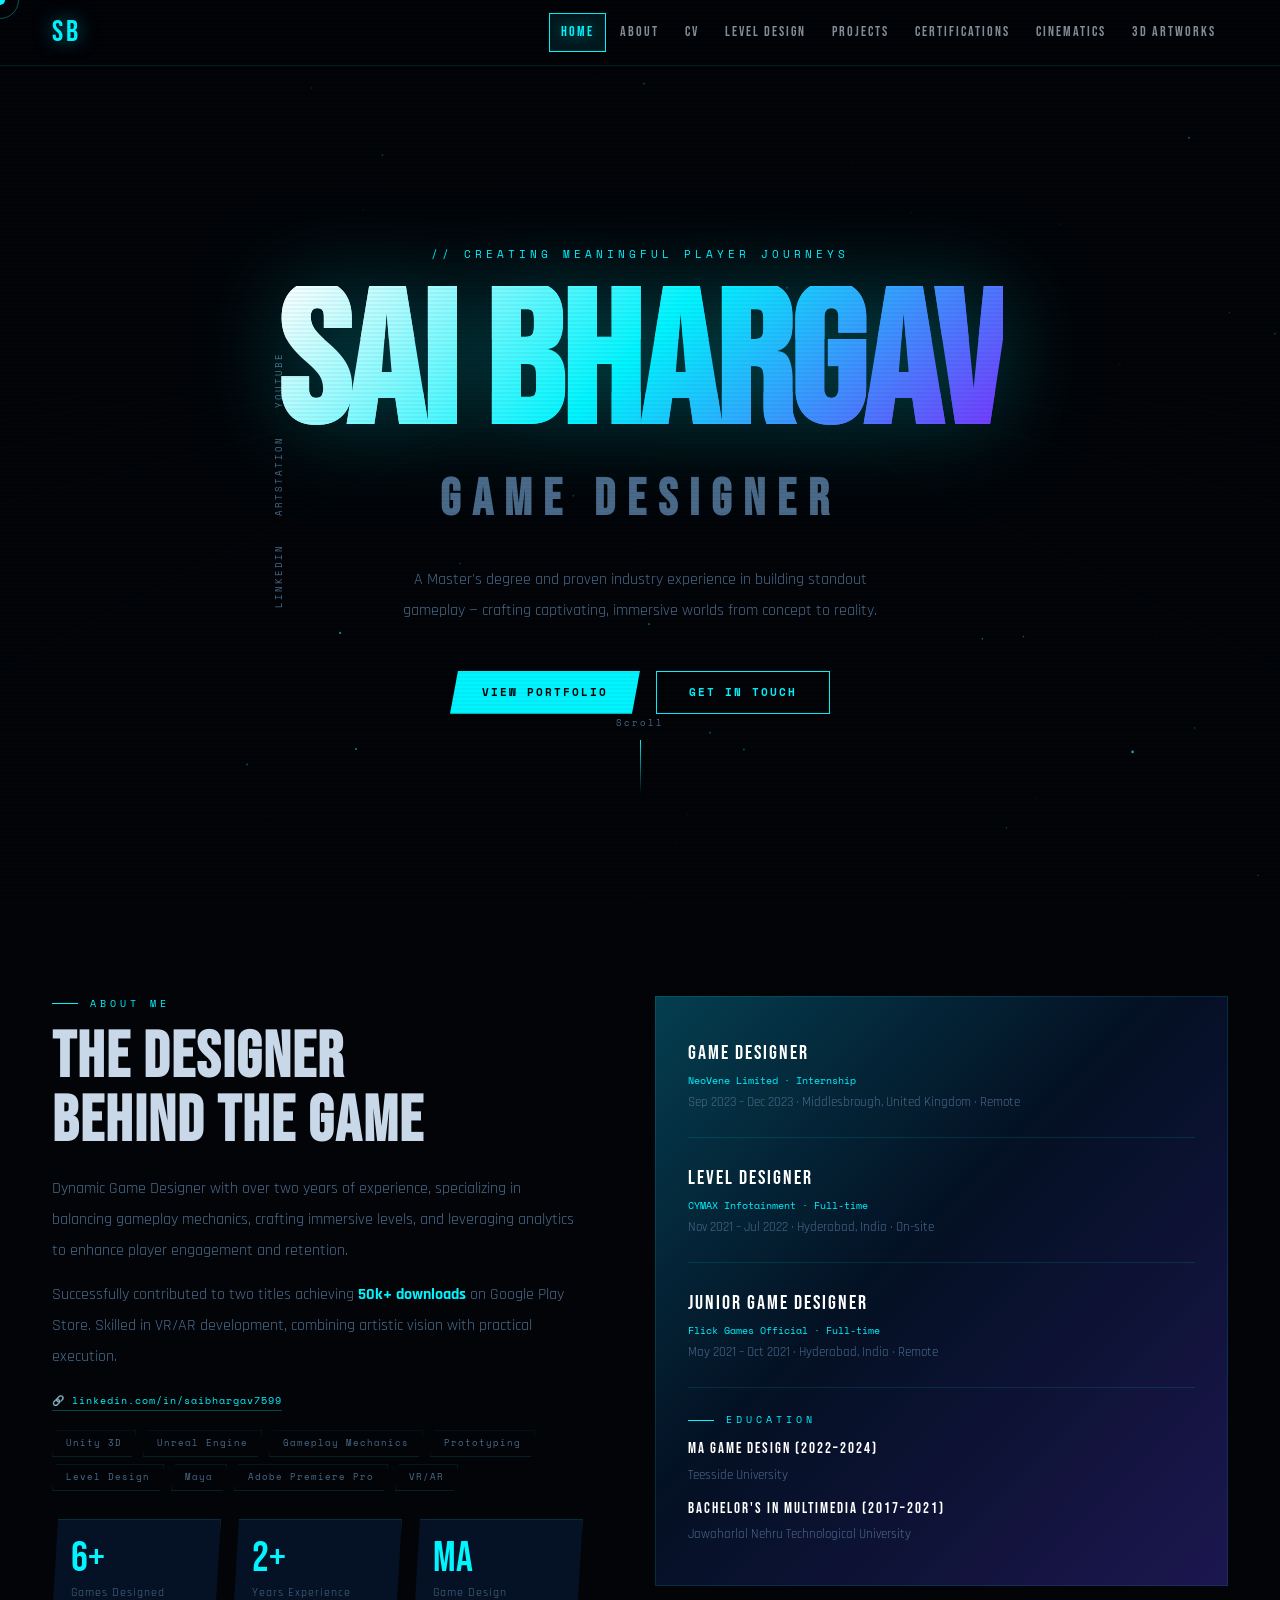
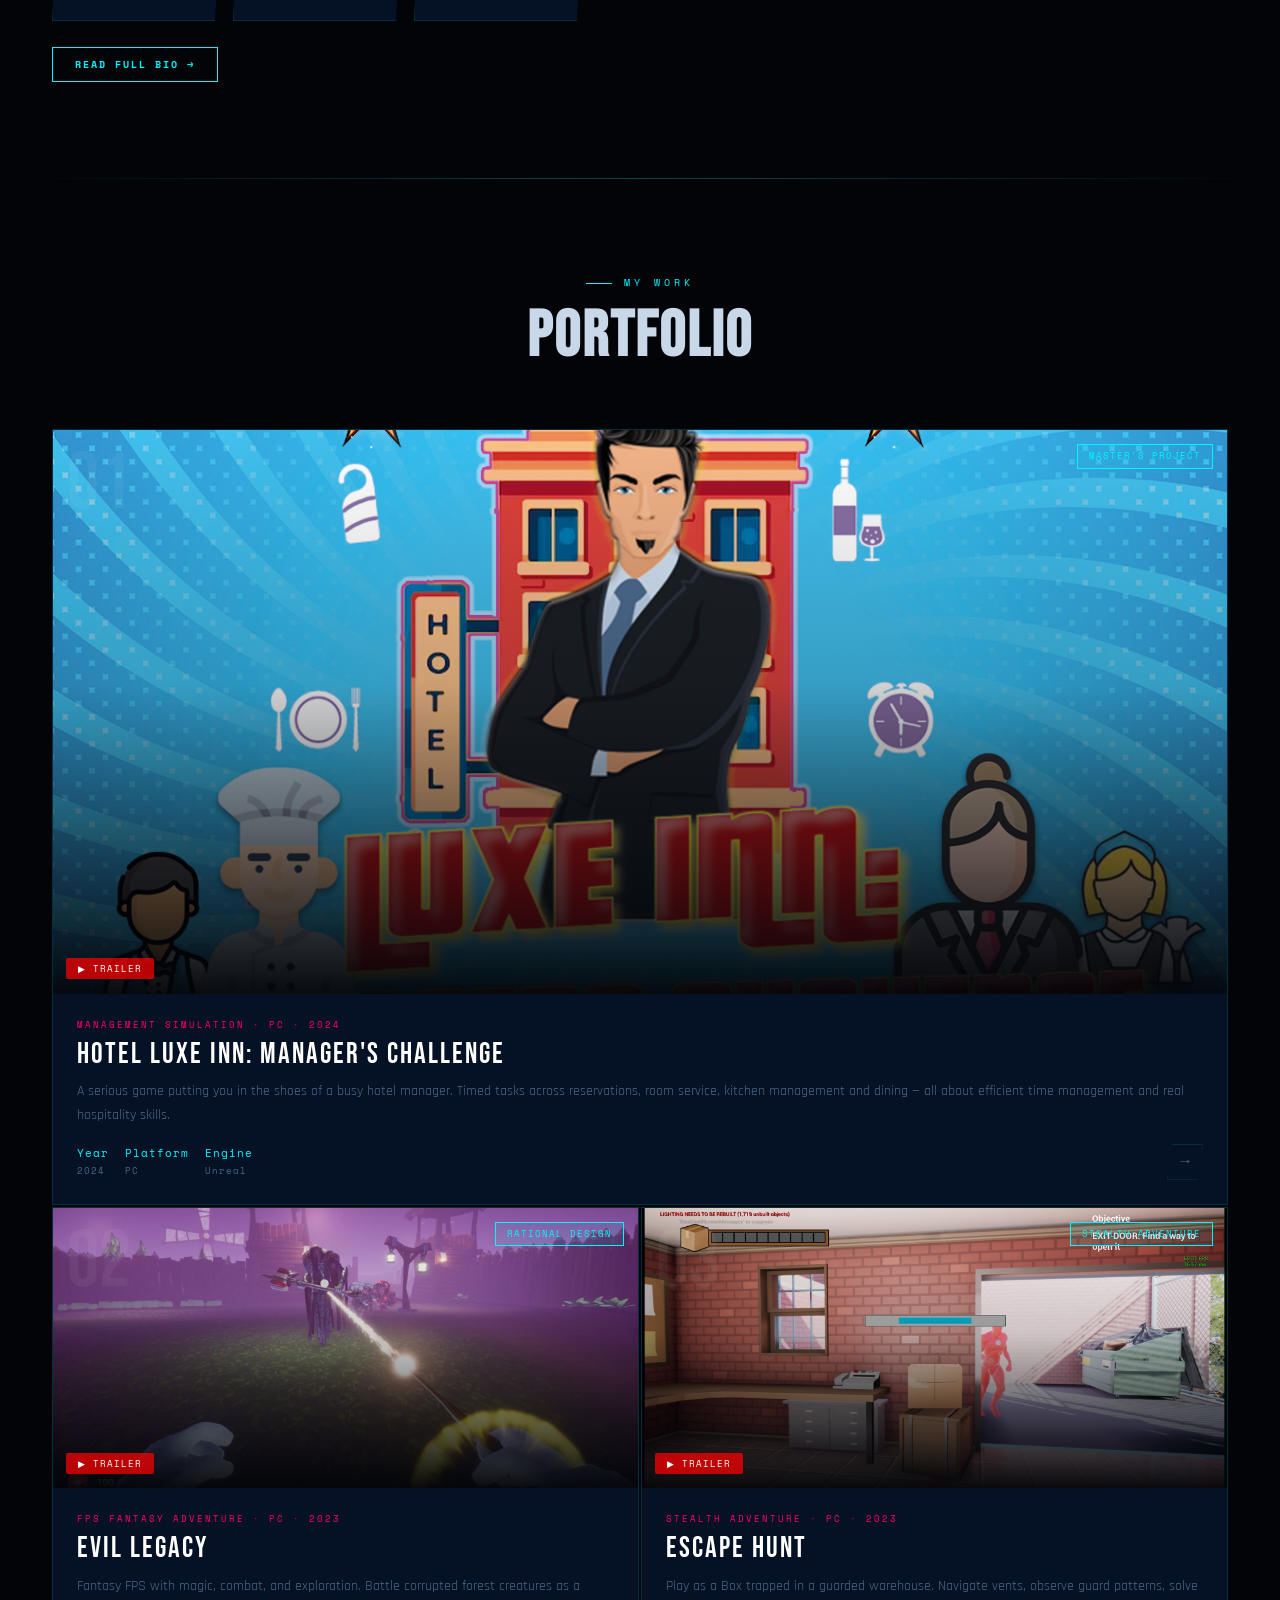
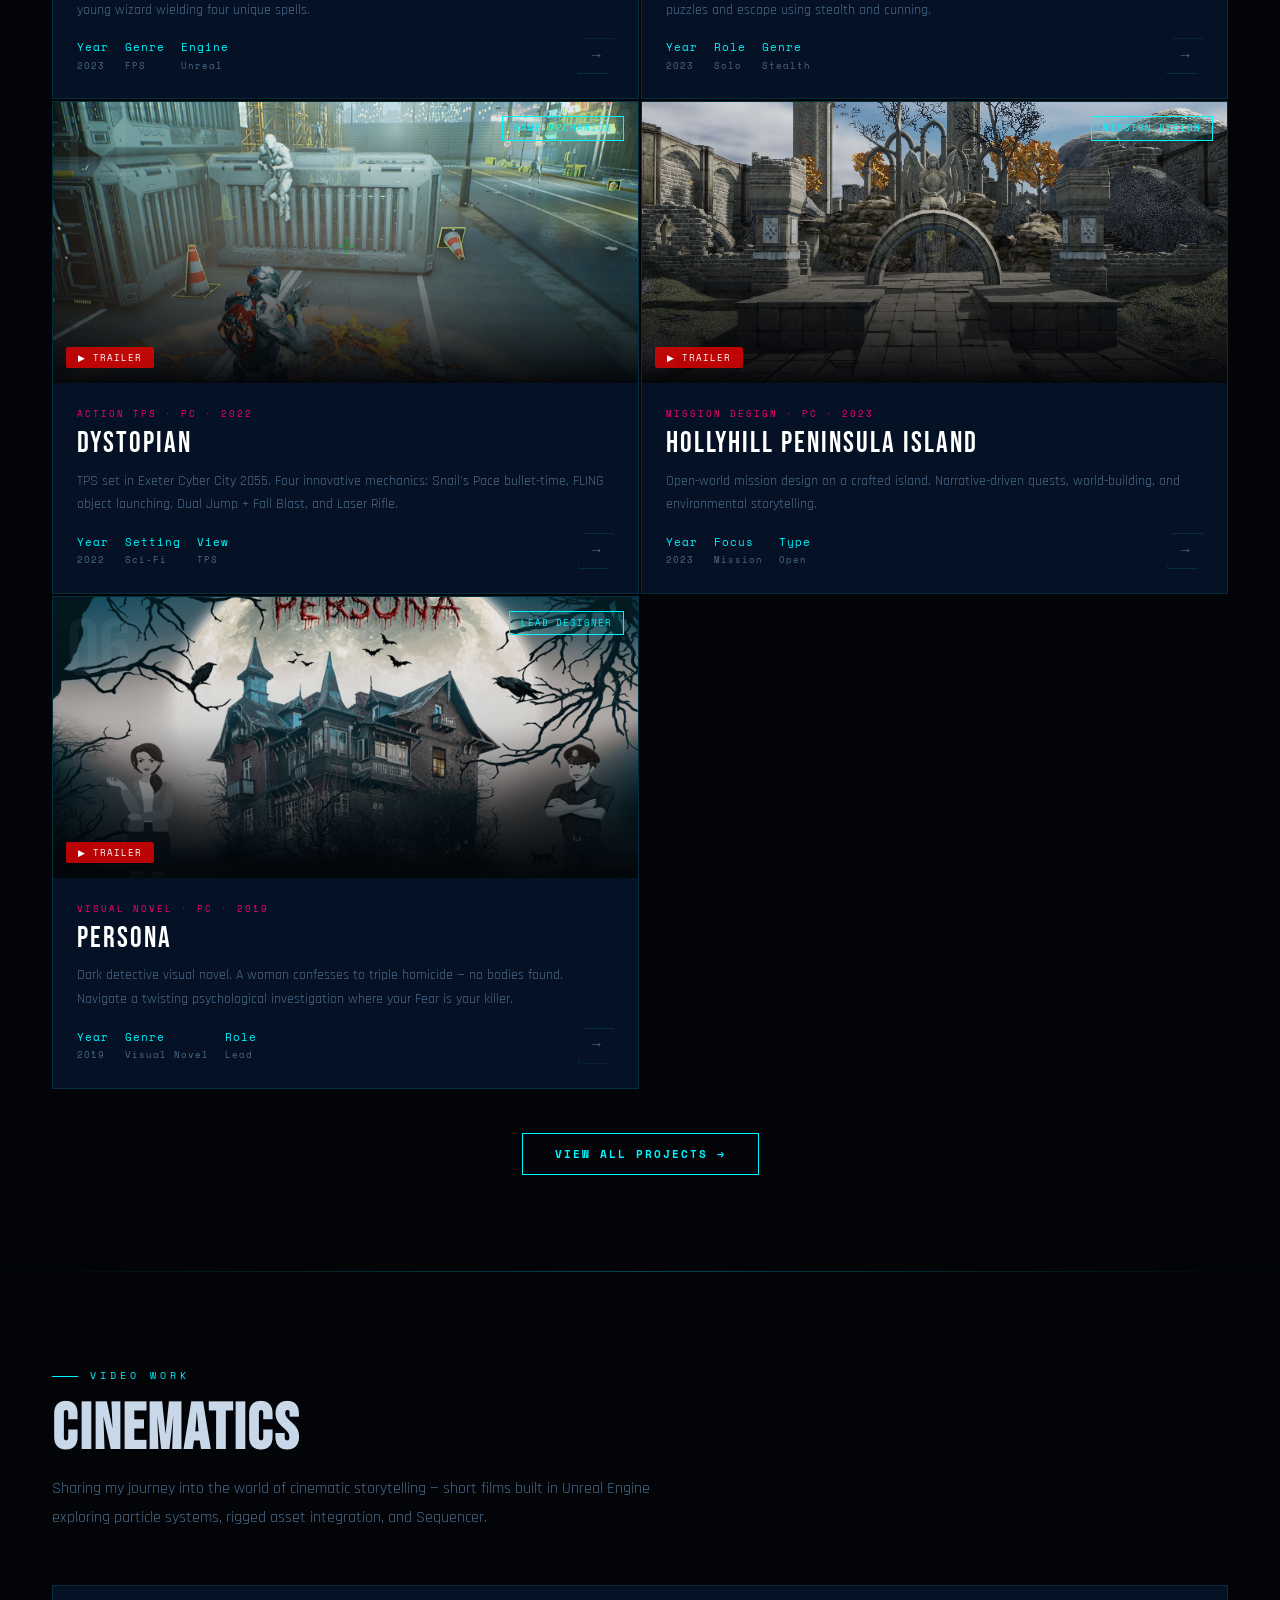
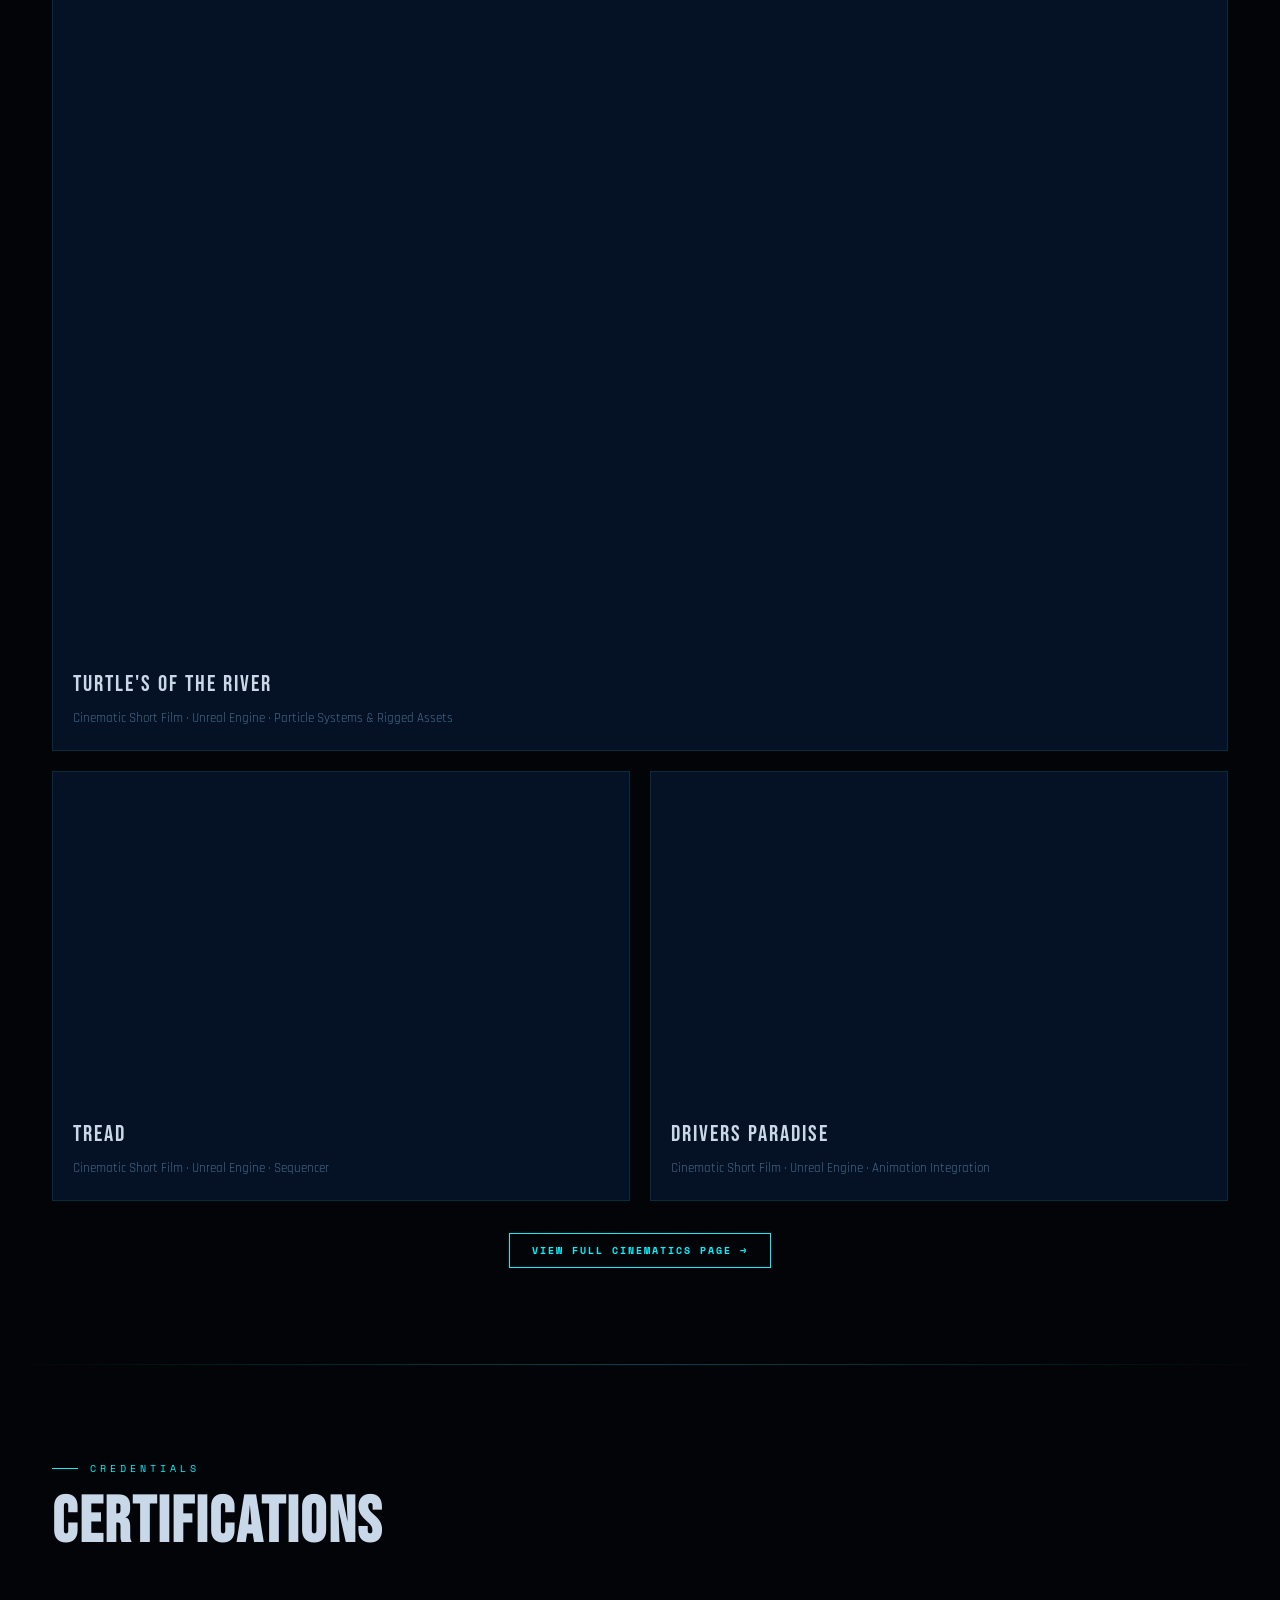
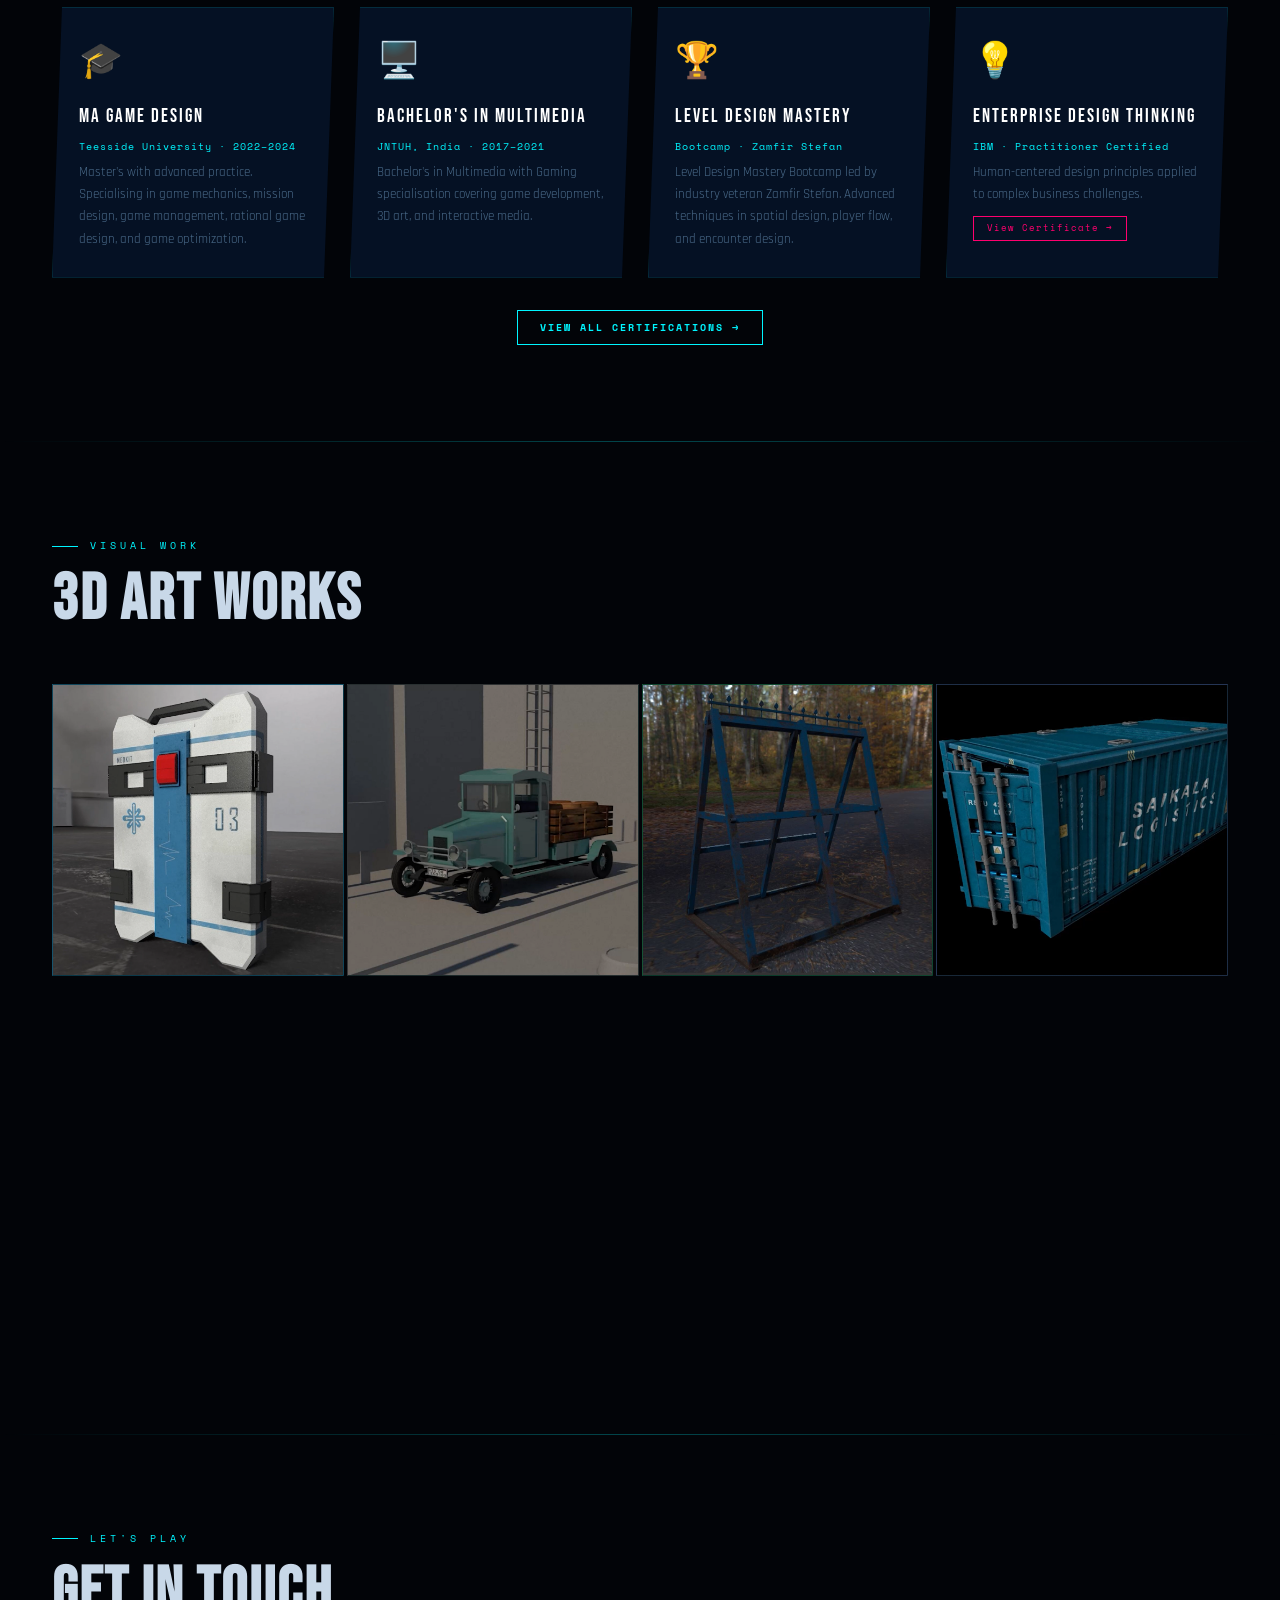
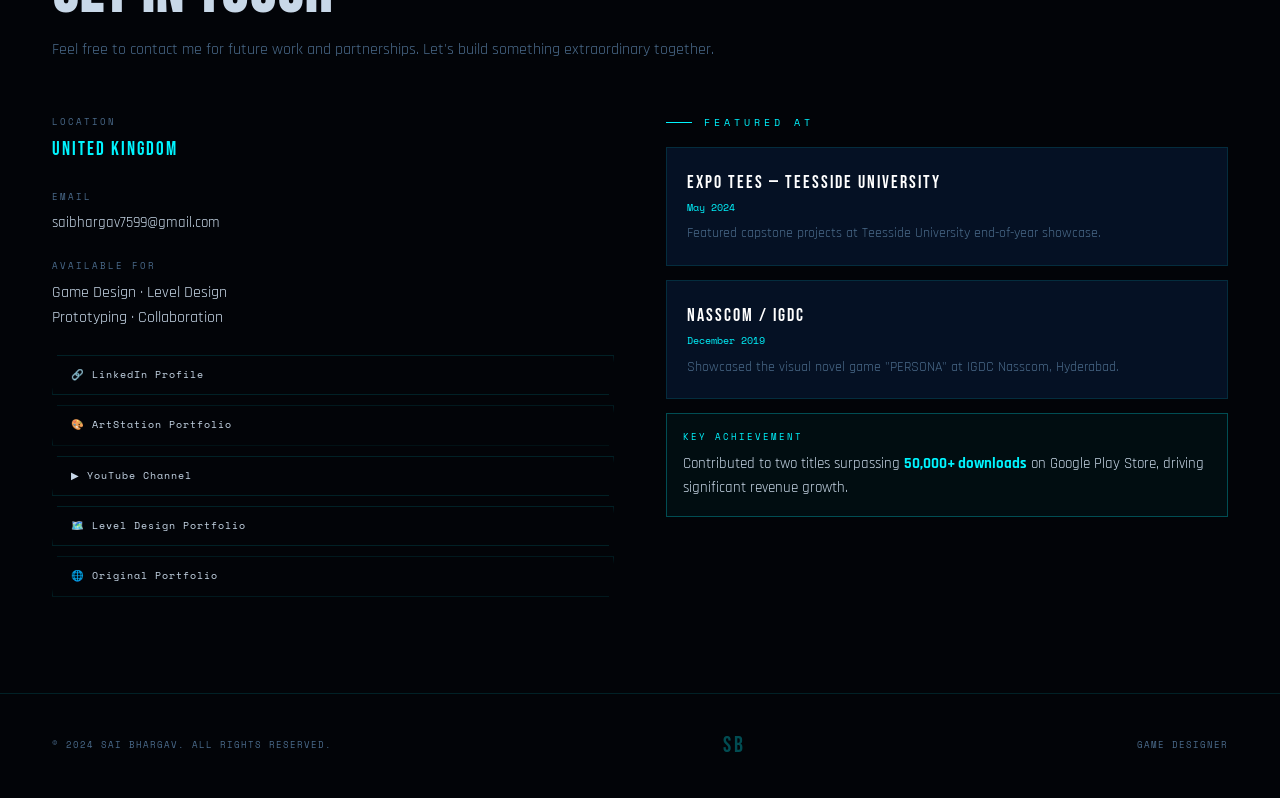
<file: index.html>
<!DOCTYPE html>
<html lang="en">
<head>
<meta charset="UTF-8"><meta name="viewport" content="width=device-width,initial-scale=1">
<title>Sai Bhargav — Game Designer</title>
<meta name="description" content="Sai Bhargav — Game Designer. MA Game Design. Unity · Unreal · Level Design.">
<link rel="stylesheet" href="assets/shared.css">
<style>
/* HERO */
#home{min-height:100vh;display:flex;align-items:center;justify-content:center;padding:140px 52px 80px;overflow:hidden;position:relative;z-index:1}
.hero-inner{text-align:center;position:relative;max-width:900px}
.hero-tag{font-family:'Space Mono',monospace;font-size:.68rem;letter-spacing:4px;color:var(--c);text-transform:uppercase;margin-bottom:22px;display:block;opacity:0;animation:fu .8s .2s forwards}
.hero-name{font-family:'Bebas Neue',sans-serif;font-size:clamp(5rem,15vw,14rem);line-height:.84;letter-spacing:-2px;position:relative;background:linear-gradient(135deg,#fff 0%,var(--c) 48%,var(--c3) 100%);-webkit-background-clip:text;-webkit-text-fill-color:transparent;background-clip:text;filter:drop-shadow(0 0 46px rgba(0,245,255,.28));opacity:0;animation:fu .8s .4s forwards}
.hero-name::before,.hero-name::after{content:attr(data-t);position:absolute;inset:0;background:inherit;-webkit-background-clip:text;background-clip:text;-webkit-text-fill-color:transparent}
.hero-name::before{animation:g1 5s infinite;clip-path:polygon(0 0,100% 0,100% 33%,0 33%)}
.hero-name::after{animation:g2 5s infinite;clip-path:polygon(0 66%,100% 66%,100% 100%,0 100%)}
.hero-sub-t{font-family:'Bebas Neue',sans-serif;font-size:clamp(1.5rem,4vw,3.2rem);letter-spacing:12px;color:var(--dim);margin-top:12px;opacity:0;animation:fu .8s .6s forwards}
.hero-desc{margin:24px auto 0;font-size:1.02rem;color:var(--dim);max-width:500px;line-height:1.9;opacity:0;animation:fu .8s .8s forwards}
.hero-ctas{margin-top:44px;display:flex;gap:16px;justify-content:center;flex-wrap:wrap;opacity:0;animation:fu .8s 1s forwards}
.hero-soc{position:absolute;left:-126px;top:50%;transform:translateY(-50%) rotate(-90deg);display:flex;gap:28px;opacity:0;animation:fi 1s 1.3s forwards}
.hero-soc a{font-family:'Space Mono',monospace;font-size:.56rem;letter-spacing:2px;color:var(--dim);text-transform:uppercase;transition:color .3s}
.hero-soc a:hover{color:var(--c)}
.scroll-hint{position:absolute;bottom:-80px;left:50%;transform:translateX(-50%);display:flex;flex-direction:column;align-items:center;gap:9px;opacity:0;animation:fi 1s 1.6s forwards}
.scroll-hint span{font-family:'Space Mono',monospace;font-size:.56rem;letter-spacing:2px;color:var(--dim)}
.scroll-line{width:1px;height:54px;background:linear-gradient(to bottom,var(--c),transparent);animation:sp 2s infinite}

/* ABOUT */
#about .inner{display:grid;grid-template-columns:1fr 1.08fr;gap:72px;align-items:start}
.about-text p{font-size:1.02rem;color:var(--dim);line-height:1.9;margin-bottom:13px}
.tags{display:flex;flex-wrap:wrap;gap:7px;margin-top:18px}
.tag{padding:5px 13px;border:1px solid var(--bdr);font-family:'Space Mono',monospace;font-size:.58rem;color:var(--dim);letter-spacing:1px;clip-path:polygon(4px 0%,100% 0%,calc(100% - 4px) 100%,0% 100%);transition:all .3s}
.tag:hover{border-color:var(--c);color:var(--c);background:rgba(0,245,255,.05)}
.stats{display:grid;grid-template-columns:repeat(3,1fr);gap:12px;margin-top:28px}
.stat{border:1px solid var(--bdr);padding:18px;background:var(--card);clip-path:polygon(6px 0%,100% 0%,calc(100% - 6px) 100%,0% 100%);transition:border-color .3s,transform .3s}
.stat:hover{border-color:var(--c);transform:translateY(-4px)}
.stat-n{font-family:'Bebas Neue',sans-serif;font-size:2.6rem;color:var(--c);line-height:1}
.stat-l{font-size:.76rem;color:var(--dim);letter-spacing:1px;margin-top:3px}
/* exp card */
.exp-card{perspective:900px}
.exp-card-inner{padding:40px 32px;background:var(--card);border:1px solid var(--bdr);transform-style:preserve-3d;transition:transform .12s;position:relative}
.exp-card-inner::before{content:'';position:absolute;inset:-1px;z-index:-1;background:linear-gradient(135deg,var(--c),transparent 44%,var(--c3));opacity:.2}
.exp-item{margin-bottom:24px;padding-bottom:24px;border-bottom:1px solid var(--bdr)}
.exp-item:last-child{border:none;margin:0;padding:0}
.exp-role{font-family:'Bebas Neue',sans-serif;font-size:1.28rem;letter-spacing:2px;color:#fff}
.exp-co{font-family:'Space Mono',monospace;font-size:.64rem;color:var(--c);margin-top:3px}
.exp-per{font-size:.82rem;color:var(--dim);margin-top:3px}

/* PORTFOLIO GRID */
#portfolio .ph{text-align:center;margin-bottom:60px}
.games{display:grid;grid-template-columns:repeat(2,1fr);gap:2px}
.gc{position:relative;overflow:hidden;background:var(--card);border:1px solid var(--bdr);cursor:pointer;transform-style:preserve-3d;transition:border-color .4s,transform .4s,box-shadow .4s}
.gc:hover{border-color:var(--c);transform:translateY(-7px) scale(1.01);box-shadow:var(--glow)}
.gc.s2{grid-column:span 2}
.gt{width:100%;padding-top:48%;position:relative;overflow:hidden}
.gt-bg{position:absolute;inset:0;transition:transform .6s;background-size:cover;background-position:center}
.gc:hover .gt-bg{transform:scale(1.07)}
.gt-ov{position:absolute;inset:0;background:linear-gradient(to top,rgba(2,4,8,.97) 0%,rgba(2,4,8,.18) 55%,transparent 100%)}
.gt-n{position:absolute;top:14px;left:14px;font-family:'Bebas Neue',sans-serif;font-size:5rem;color:rgba(255,255,255,.05);line-height:1;z-index:1}
.gt-b{position:absolute;top:14px;right:14px;padding:4px 11px;background:rgba(0,245,255,.08);border:1px solid var(--c);font-family:'Space Mono',monospace;font-size:.56rem;color:var(--c);letter-spacing:1px;z-index:2}
.gt-yt{position:absolute;bottom:13px;left:13px;z-index:3}
.yt-pill{padding:4px 12px;background:rgba(255,0,0,.72);font-family:'Space Mono',monospace;font-size:.54rem;color:#fff;letter-spacing:1px;border-radius:2px;text-decoration:none;transition:background .3s}
.yt-pill:hover{background:rgba(255,0,0,1)}
.gi{padding:24px}
.gi-genre{font-family:'Space Mono',monospace;font-size:.58rem;color:var(--c2);letter-spacing:2px;text-transform:uppercase;margin-bottom:6px}
.gi-name{font-family:'Bebas Neue',sans-serif;font-size:1.8rem;letter-spacing:2px;color:#fff;line-height:1.1;margin-bottom:10px}
.gi-desc{font-size:.87rem;color:var(--dim);line-height:1.7;margin-bottom:16px;display:-webkit-box;-webkit-line-clamp:3;-webkit-box-orient:vertical;overflow:hidden}
.gi-meta{display:flex;gap:16px;align-items:center}
.gmi{font-family:'Space Mono',monospace;font-size:.56rem;color:var(--dim);letter-spacing:1px}
.gmi span{color:var(--c);display:block;font-size:.68rem;margin-bottom:2px}
.garr{margin-left:auto;width:36px;height:36px;border:1px solid var(--bdr);display:flex;align-items:center;justify-content:center;clip-path:polygon(5px 0%,100% 0%,calc(100% - 5px) 100%,0% 100%);transition:all .3s;color:var(--dim);font-size:.95rem}
.gc:hover .garr{background:var(--c);color:var(--bg);border-color:var(--c)}

/* CINEMATICS */
#cinematics .cg{display:grid;grid-template-columns:1fr 1fr;gap:20px;margin-top:52px}
.vc{border:1px solid var(--bdr);background:var(--card);overflow:hidden;transition:border-color .3s,transform .3s}
.vc:hover{border-color:var(--c);transform:translateY(-4px);box-shadow:var(--glow)}
.vc.big{grid-column:span 2}
.vt{width:100%;padding-top:56.25%;position:relative}
.vt iframe{position:absolute;inset:0;width:100%;height:100%;border:none}
.vi{padding:20px}
.vi-t{font-family:'Bebas Neue',sans-serif;font-size:1.45rem;letter-spacing:2px;margin-bottom:5px}
.vi-s{font-size:.84rem;color:var(--dim)}

/* CERTS */
.cert-grid{display:grid;grid-template-columns:repeat(auto-fill,minmax(250px,1fr));gap:16px;margin-top:52px}
.cert-card{padding:26px;background:var(--card);border:1px solid var(--bdr);clip-path:polygon(10px 0%,100% 0%,calc(100% - 10px) 100%,0% 100%);transition:all .32s;position:relative;overflow:hidden}
.cert-card::before{content:'';position:absolute;top:0;left:0;right:0;height:2px;background:linear-gradient(to right,var(--c),var(--c3));transform:scaleX(0);transition:transform .4s;transform-origin:left}
.cert-card:hover{border-color:var(--c);transform:translateY(-4px);box-shadow:var(--glow)}
.cert-card:hover::before{transform:scaleX(1)}
.cert-icon{font-size:2.2rem;margin-bottom:12px}
.cert-name{font-family:'Bebas Neue',sans-serif;font-size:1.2rem;letter-spacing:2px;color:#fff;margin-bottom:6px}
.cert-iss{font-family:'Space Mono',monospace;font-size:.6rem;color:var(--c);letter-spacing:1px;margin-bottom:8px}
.cert-desc{font-size:.84rem;color:var(--dim);line-height:1.65}
.cert-link{display:inline-block;margin-top:10px;padding:4px 13px;border:1px solid var(--c2);font-family:'Space Mono',monospace;font-size:.56rem;color:var(--c2);letter-spacing:1px;transition:all .3s}
.cert-link:hover{background:var(--c2);color:var(--bg)}

/* 3D ART */
.art-grid{display:grid;grid-template-columns:repeat(4,1fr);gap:3px;margin-top:52px}
.art-item{position:relative;overflow:hidden;aspect-ratio:1;background:var(--card);border:1px solid var(--bdr);cursor:zoom-in;transition:all .4s}
.art-item:hover{border-color:var(--c);z-index:2;transform:scale(1.03)}
.art-thumb{width:100%;height:100%;object-fit:cover;display:block;transition:transform .5s;position:absolute;inset:0}
.art-item:hover .art-thumb{transform:scale(1.1)}
.art-ov{position:absolute;inset:0;background:linear-gradient(to top,rgba(2,4,8,.92),transparent);opacity:0;transition:opacity .3s;display:flex;flex-direction:column;align-items:center;justify-content:flex-end;padding:14px;text-align:center}
.art-item:hover .art-ov{opacity:1}
.art-label{font-family:'Bebas Neue',sans-serif;font-size:1rem;letter-spacing:2px;color:#fff;margin-bottom:4px}
.art-sub{font-family:'Space Mono',monospace;font-size:.54rem;color:var(--c);letter-spacing:1px}
/* fallback gradients */
.a1{background:linear-gradient(135deg,#0a1a2a,#1a3d5a)}
.a2{background:linear-gradient(135deg,#1a0a0a,#3d1a1a)}
.a3{background:linear-gradient(135deg,#0a1a0a,#1a3d1a)}
.a4{background:linear-gradient(135deg,#1a0a1a,#2a1a3d)}
.a5{background:linear-gradient(135deg,#001a20,#1a0a0a)}
.a6{background:linear-gradient(135deg,#1a1000,#3d2800)}
.a7{background:linear-gradient(135deg,#0a0a1a,#001a3d)}
.a8{background:linear-gradient(135deg,#001810,#183018)}

/* CONTACT */
#contact .cg{display:grid;grid-template-columns:1fr 1fr;gap:52px;margin-top:52px}
.ci{margin-bottom:24px}
.ci-l{font-family:'Space Mono',monospace;font-size:.57rem;color:var(--dim);letter-spacing:2px;text-transform:uppercase;margin-bottom:6px}
.ci-v{font-family:'Bebas Neue',sans-serif;font-size:1.2rem;letter-spacing:2px;color:var(--c)}
.cl{display:flex;flex-direction:column;gap:10px;margin-top:24px}
.clink{padding:11px 18px;border:1px solid var(--bdr);display:flex;align-items:center;gap:10px;color:var(--txt);font-family:'Space Mono',monospace;font-size:.64rem;letter-spacing:1px;transition:all .3s;clip-path:polygon(5px 0%,100% 0%,calc(100% - 5px) 100%,0% 100%)}
.clink:hover{border-color:var(--c);color:var(--c);background:rgba(0,245,255,.05);transform:translateX(7px)}

/* MODAL */
.modal-ov{position:fixed;inset:0;z-index:700;background:rgba(2,4,8,.96);backdrop-filter:blur(22px);display:flex;align-items:center;justify-content:center;padding:32px;opacity:0;pointer-events:none;transition:opacity .4s}
.modal-ov.open{opacity:1;pointer-events:all}
.modal-box{max-width:860px;width:100%;max-height:90vh;overflow-y:auto;background:var(--bg2);border:1px solid var(--bdr);transform:translateY(26px);transition:transform .4s;scrollbar-width:thin;scrollbar-color:var(--c) transparent}
.modal-ov.open .modal-box{transform:translateY(0)}
.modal-hero{width:100%;padding-top:40%;position:relative;overflow:hidden}
.modal-hero img{position:absolute;inset:0;width:100%;height:100%;object-fit:cover;filter:brightness(.5)}
.mhov{position:absolute;inset:0;background:linear-gradient(to top,var(--bg2) 0%,transparent 60%)}
.mx{position:absolute;top:14px;right:14px;z-index:10;width:42px;height:42px;background:rgba(2,4,8,.85);border:1px solid var(--bdr);color:var(--txt);font-size:1.1rem;cursor:pointer;display:flex;align-items:center;justify-content:center;transition:all .3s}
.mx:hover{border-color:var(--c2);color:var(--c2)}
.mb{padding:32px}
.mtag{display:inline-block;padding:4px 13px;border:1px solid var(--c2);font-family:'Space Mono',monospace;font-size:.56rem;color:var(--c2);letter-spacing:2px;margin-bottom:12px}
.mt{font-family:'Bebas Neue',sans-serif;font-size:clamp(1.9rem,5vw,3.4rem);letter-spacing:3px;line-height:.95;margin-bottom:7px}
.mr{font-family:'Space Mono',monospace;font-size:.64rem;color:var(--c);letter-spacing:2px;margin-bottom:24px}
.mspecs{display:grid;grid-template-columns:repeat(3,1fr);gap:10px;margin-bottom:24px}
.ms{padding:12px;background:rgba(0,245,255,.03);border:1px solid var(--bdr);text-align:center}
.msk{font-family:'Space Mono',monospace;font-size:.5rem;color:var(--dim);letter-spacing:2px;text-transform:uppercase;margin-bottom:5px}
.msv{font-family:'Bebas Neue',sans-serif;font-size:1.15rem;color:var(--c);letter-spacing:2px}
.mdesc{font-size:.97rem;line-height:1.9;color:var(--dim);margin-bottom:24px}
.mmh{font-family:'Bebas Neue',sans-serif;font-size:1.35rem;letter-spacing:3px;color:#fff;margin-bottom:12px;display:flex;align-items:center;gap:12px}
.mmh::after{content:'';flex:1;height:1px;background:var(--bdr)}
.ml{display:flex;flex-direction:column;gap:11px;margin-bottom:24px}
.mech{display:flex;gap:12px;padding:12px;background:rgba(0,245,255,.03);border-left:2px solid var(--c)}
.mech-i{font-size:1.2rem;flex-shrink:0}
.mech-n{font-family:'Bebas Neue',sans-serif;font-size:.98rem;letter-spacing:2px;color:#fff;margin-bottom:3px}
.mech-d{font-size:.82rem;color:var(--dim);line-height:1.55}
.mlinks{display:flex;gap:10px;flex-wrap:wrap;padding-top:20px;border-top:1px solid var(--bdr)}

@media(max-width:860px){
  #about .inner{grid-template-columns:1fr;gap:36px}
  .games{grid-template-columns:1fr}.gc.s2{grid-column:span 1}
  #cinematics .cg{grid-template-columns:1fr}.vc.big{grid-column:span 1}
  .art-grid{grid-template-columns:repeat(2,1fr)}
  #contact .cg{grid-template-columns:1fr}
  .hero-soc{display:none}
  #home{padding:120px 22px 56px}
}
@media(max-width:540px){.art-grid{grid-template-columns:repeat(2,1fr)}}
</style>
</head>
<body>
<div id="cur"></div><div id="crng"></div>
<canvas id="bgc"></canvas>
<div id="pt"></div>

<nav>
  <a href="index.html" class="nav-logo">SB</a>
  <ul class="nav-links">
    <li><a href="#home"  data-s="home" class="act">Home</a></li>
    <li><a href="pages/about.html">About</a></li>
    <li><a href="pages/cv.html">CV</a></li>
    <li><a href="https://saibhargav7599.github.io/operation-blackout/#goal" target="_blank">Level Design</a></li>
    <li><a href="pages/projects.html">Projects</a></li>
    <li><a href="pages/certifications.html">Certifications</a></li>
    <li><a href="pages/cinematics.html">Cinematics</a></li>
    <li><a href="pages/artworks.html">3D Artworks</a></li>
  </ul>
  <button class="ham" id="ham"><span></span><span></span><span></span></button>
</nav>
<div id="mobnav">
  <a href="#home">Home</a><a href="pages/about.html">About</a><a href="pages/cv.html">CV</a>
  <a href="https://saibhargav7599.github.io/operation-blackout/#goal" target="_blank">Level Design</a>
  <a href="pages/projects.html">Projects</a><a href="pages/certifications.html">Certifications</a>
  <a href="pages/cinematics.html">Cinematics</a><a href="pages/artworks.html">3D Artworks</a>
</div>

<main>

<!-- HERO -->
<section id="home" class="s">
  <div class="hero-inner">
    <div class="hero-soc">
      <a href="https://www.linkedin.com/in/saibhargav7599" target="_blank">LinkedIn</a>
      <a href="http://sai_bhargav.artstation.com" target="_blank">ArtStation</a>
      <a href="https://youtu.be/WuV2wXUhXF0" target="_blank">YouTube</a>
    </div>
    <span class="hero-tag">// CREATING MEANINGFUL PLAYER JOURNEYS</span>
    <h1 class="hero-name" data-t="SAI BHARGAV">SAI BHARGAV</h1>
    <h2 class="hero-sub-t">Game Designer</h2>
    <p class="hero-desc">A Master's degree and proven industry experience in building standout gameplay — crafting captivating, immersive worlds from concept to reality.</p>
    <div class="hero-ctas">
      <a href="#portfolio" class="btn btn-p">View Portfolio</a>
      <a href="#contact" class="btn btn-g">Get In Touch</a>
    </div>
    <div class="scroll-hint"><span>Scroll</span><div class="scroll-line"></div></div>
  </div>
</section>

<!-- ABOUT -->
<section id="about" class="s">
  <div class="wrap">
    <div class="inner">
      <div class="rev">
        <div class="sec-label">About Me</div>
        <h2 class="sec-title">THE DESIGNER<br>BEHIND THE GAME</h2>
        <div class="about-text" style="margin-top:20px">
          <p>Dynamic Game Designer with over two years of experience, specializing in balancing gameplay mechanics, crafting immersive levels, and leveraging analytics to enhance player engagement and retention.</p>
          <p>Successfully contributed to two titles achieving <strong style="color:var(--c)">50k+ downloads</strong> on Google Play Store. Skilled in VR/AR development, combining artistic vision with practical execution.</p>
        </div>
        <div style="margin-top:14px">
          <a href="https://www.linkedin.com/in/saibhargav7599" target="_blank" style="font-family:'Space Mono',monospace;font-size:.62rem;color:var(--c);letter-spacing:1px;border-bottom:1px solid var(--bdr2);padding-bottom:2px">🔗 linkedin.com/in/saibhargav7599</a>
        </div>
        <div class="tags">
          <span class="tag">Unity 3D</span><span class="tag">Unreal Engine</span>
          <span class="tag">Gameplay Mechanics</span><span class="tag">Prototyping</span>
          <span class="tag">Level Design</span><span class="tag">Maya</span>
          <span class="tag">Adobe Premiere Pro</span><span class="tag">VR/AR</span>
        </div>
        <div class="stats">
          <div class="stat rev d1"><div class="stat-n">6+</div><div class="stat-l">Games Designed</div></div>
          <div class="stat rev d2"><div class="stat-n">2+</div><div class="stat-l">Years Experience</div></div>
          <div class="stat rev d3"><div class="stat-n">MA</div><div class="stat-l">Game Design</div></div>
        </div>
        <div style="margin-top:26px">
          <a href="pages/about.html" class="btn btn-g btn-sm">Read Full Bio →</a>
        </div>
      </div>
      <!-- 3D tilt card -->
      <div class="rev-r d2">
        <div class="exp-card" id="expc">
          <div class="exp-card-inner" id="expi">
            <div class="exp-item">
              <div class="exp-role">Game Designer</div>
              <div class="exp-co">NeoVene Limited · Internship</div>
              <div class="exp-per">Sep 2023 – Dec 2023 · Middlesbrough, United Kingdom · Remote</div>
            </div>
            <div class="exp-item">
              <div class="exp-role">Level Designer</div>
              <div class="exp-co">CYMAX Infotainment · Full-time</div>
              <div class="exp-per">Nov 2021 – Jul 2022 · Hyderabad, India · On-site</div>
            </div>
            <div class="exp-item">
              <div class="exp-role">Junior Game Designer</div>
              <div class="exp-co">Flick Games Official · Full-time</div>
              <div class="exp-per">May 2021 – Oct 2021 · Hyderabad, India · Remote</div>
            </div>
            <div style="margin-top:20px">
              <div class="sec-label" style="margin-bottom:9px">Education</div>
              <div class="exp-role" style="font-size:.96rem;margin-bottom:3px">MA Game Design (2022–2024)</div>
              <div class="exp-per" style="margin-bottom:11px">Teesside University</div>
              <div class="exp-role" style="font-size:.96rem;margin-bottom:3px">Bachelor's in Multimedia (2017–2021)</div>
              <div class="exp-per">Jawaharlal Nehru Technological University</div>
            </div>
          </div>
        </div>
      </div>
    </div>
  </div>
</section>

<div class="divider s"></div>

<!-- PORTFOLIO -->
<section id="portfolio" class="s">
  <div class="wrap">
    <div class="ph rev">
      <div class="sec-label" style="justify-content:center">My Work</div>
      <h2 class="sec-title">PORTFOLIO</h2>
    </div>
    <div class="games">

      <!-- 01 Hotel Luxe Inn -->
      <div class="gc s2 rev" onclick="openM('hotel')">
        <div class="gt">
          <div class="gt-bg" style="background-image:url('pages/LuxeInn.png');background-color:#140228"></div>
          <div class="gt-ov"></div><div class="gt-n">01</div><div class="gt-b">MASTER'S PROJECT</div>
          <div class="gt-yt"><a href="https://youtu.be/xCHTsjbmJTY" target="_blank" onclick="event.stopPropagation()" class="yt-pill">▶ TRAILER</a></div>
        </div>
        <div class="gi">
          <div class="gi-genre">Management Simulation · PC · 2024</div>
          <div class="gi-name">HOTEL LUXE INN: MANAGER'S CHALLENGE</div>
          <div class="gi-desc">A serious game putting you in the shoes of a busy hotel manager. Timed tasks across reservations, room service, kitchen management and dining — all about efficient time management and real hospitality skills.</div>
          <div class="gi-meta">
            <div class="gmi"><span>Year</span>2024</div><div class="gmi"><span>Platform</span>PC</div><div class="gmi"><span>Engine</span>Unreal</div>
            <div class="garr">→</div>
          </div>
        </div>
      </div>

      <!-- 02 Evil Legacy -->
      <div class="gc rev d1" onclick="openM('evil')">
        <div class="gt">
          <div class="gt-bg" style="background-image:url('pages/Evillegacy.png');background-color:#081508"></div>
          <div class="gt-ov"></div><div class="gt-n">02</div><div class="gt-b">RATIONAL DESIGN</div>
          <div class="gt-yt"><a href="https://youtu.be/Bc49S2FR3qk" target="_blank" onclick="event.stopPropagation()" class="yt-pill">▶ TRAILER</a></div>
        </div>
        <div class="gi">
          <div class="gi-genre">FPS Fantasy Adventure · PC · 2023</div>
          <div class="gi-name">EVIL LEGACY</div>
          <div class="gi-desc">Fantasy FPS with magic, combat, and exploration. Battle corrupted forest creatures as a young wizard wielding four unique spells.</div>
          <div class="gi-meta">
            <div class="gmi"><span>Year</span>2023</div><div class="gmi"><span>Genre</span>FPS</div><div class="gmi"><span>Engine</span>Unreal</div>
            <div class="garr">→</div>
          </div>
        </div>
      </div>

      <!-- 03 Escape Hunt -->
      <div class="gc rev d2" onclick="openM('escape')">
        <div class="gt">
          <div class="gt-bg" style="background-image:url('pages/Escapehunt.png');background-color:#181800"></div>
          <div class="gt-ov"></div><div class="gt-n">03</div><div class="gt-b">STEALTH ADVENTURE</div>
          <div class="gt-yt"><a href="https://youtu.be/lqwcb-ts59o4" target="_blank" onclick="event.stopPropagation()" class="yt-pill">▶ TRAILER</a></div>
        </div>
        <div class="gi">
          <div class="gi-genre">Stealth Adventure · PC · 2023</div>
          <div class="gi-name">ESCAPE HUNT</div>
          <div class="gi-desc">Play as a Box trapped in a guarded warehouse. Navigate vents, observe guard patterns, solve puzzles and escape using stealth and cunning.</div>
          <div class="gi-meta">
            <div class="gmi"><span>Year</span>2023</div><div class="gmi"><span>Role</span>Solo</div><div class="gmi"><span>Genre</span>Stealth</div>
            <div class="garr">→</div>
          </div>
        </div>
      </div>

      <!-- 04 Dystopian -->
      <div class="gc rev d1" onclick="openM('dystopian')">
        <div class="gt">
          <div class="gt-bg" style="background-image:url('pages/Dystopian.png');background-color:#080818"></div>
          <div class="gt-ov"></div><div class="gt-n">04</div><div class="gt-b">GAME MECHANICS</div>
          <div class="gt-yt"><a href="https://youtu.be/FyTiHAGFq24" target="_blank" onclick="event.stopPropagation()" class="yt-pill">▶ TRAILER</a></div>
        </div>
        <div class="gi">
          <div class="gi-genre">Action TPS · PC · 2022</div>
          <div class="gi-name">DYSTOPIAN</div>
          <div class="gi-desc">TPS set in Exeter Cyber City 2055. Four innovative mechanics: Snail's Pace bullet-time, FLING object launching, Dual Jump + Fall Blast, and Laser Rifle.</div>
          <div class="gi-meta">
            <div class="gmi"><span>Year</span>2022</div><div class="gmi"><span>Setting</span>Sci-Fi</div><div class="gmi"><span>View</span>TPS</div>
            <div class="garr">→</div>
          </div>
        </div>
      </div>

      <!-- 05 Hollyhill -->
      <div class="gc rev d2" onclick="openM('hollyhill')">
        <div class="gt">
          <div class="gt-bg" style="background-image:url('pages/Missiondesign.png');background-color:#001810"></div>
          <div class="gt-ov"></div><div class="gt-n">05</div><div class="gt-b">MISSION DESIGN</div>
          <div class="gt-yt"><a href="https://youtu.be/CTgqu1qcPm8" target="_blank" onclick="event.stopPropagation()" class="yt-pill">▶ TRAILER</a></div>
        </div>
        <div class="gi">
          <div class="gi-genre">Mission Design · PC · 2023</div>
          <div class="gi-name">HOLLYHILL PENINSULA ISLAND</div>
          <div class="gi-desc">Open-world mission design on a crafted island. Narrative-driven quests, world-building, and environmental storytelling.</div>
          <div class="gi-meta">
            <div class="gmi"><span>Year</span>2023</div><div class="gmi"><span>Focus</span>Mission</div><div class="gmi"><span>Type</span>Open</div>
            <div class="garr">→</div>
          </div>
        </div>
      </div>

      <!-- 06 Persona -->
      <div class="gc rev d3" onclick="openM('persona')">
        <div class="gt">
          <div class="gt-bg" style="background-image:url('pages/Persona.png');background-color:#180606"></div>
          <div class="gt-ov"></div><div class="gt-n">06</div><div class="gt-b">LEAD DESIGNER</div>
          <div class="gt-yt"><a href="https://youtu.be/4iclQtB6GZg" target="_blank" onclick="event.stopPropagation()" class="yt-pill">▶ TRAILER</a></div>
        </div>
        <div class="gi">
          <div class="gi-genre">Visual Novel · PC · 2019</div>
          <div class="gi-name">PERSONA</div>
          <div class="gi-desc">Dark detective visual novel. A woman confesses to triple homicide — no bodies found. Navigate a twisting psychological investigation where your Fear is your killer.</div>
          <div class="gi-meta">
            <div class="gmi"><span>Year</span>2019</div><div class="gmi"><span>Genre</span>Visual Novel</div><div class="gmi"><span>Role</span>Lead</div>
            <div class="garr">→</div>
          </div>
        </div>
      </div>

    </div>
    <div style="text-align:center;margin-top:44px" class="rev">
      <a href="pages/projects.html" class="btn btn-g">View All Projects →</a>
    </div>
  </div>
</section>

<div class="divider s"></div>

<!-- CINEMATICS -->
<section id="cinematics" class="s">
  <div class="wrap">
    <div class="rev">
      <div class="sec-label">Video Work</div>
      <h2 class="sec-title">CINEMATICS</h2>
      <p style="margin-top:13px;color:var(--dim);font-size:1rem;max-width:640px;line-height:1.8">Sharing my journey into the world of cinematic storytelling — short films built in Unreal Engine exploring particle systems, rigged asset integration, and Sequencer.</p>
    </div>
    <div class="cg">
      <div class="vc big rev d1">
        <div class="vt"><iframe src="https://www.youtube.com/embed/MtHFH9TKUNU" allowfullscreen allow="accelerometer; autoplay; clipboard-write; encrypted-media; gyroscope; picture-in-picture" title="Turtles of the River"></iframe></div>
        <div class="vi"><div class="vi-t">TURTLE'S OF THE RIVER</div><div class="vi-s">Cinematic Short Film · Unreal Engine · Particle Systems & Rigged Assets</div></div>
      </div>
      <div class="vc rev d2">
        <div class="vt"><iframe src="https://www.youtube.com/embed/H4q071MfOUA" allowfullscreen allow="accelerometer; autoplay; clipboard-write; encrypted-media; gyroscope; picture-in-picture" title="Tread"></iframe></div>
        <div class="vi"><div class="vi-t">TREAD</div><div class="vi-s">Cinematic Short Film · Unreal Engine · Sequencer</div></div>
      </div>
      <div class="vc rev d3">
        <div class="vt"><iframe src="https://www.youtube.com/embed/R0u9nKQDk5s" allowfullscreen allow="accelerometer; autoplay; clipboard-write; encrypted-media; gyroscope; picture-in-picture" title="Drivers Paradise"></iframe></div>
        <div class="vi"><div class="vi-t">DRIVERS PARADISE</div><div class="vi-s">Cinematic Short Film · Unreal Engine · Animation Integration</div></div>
      </div>
    </div>
    <div style="text-align:center;margin-top:32px" class="rev"><a href="pages/cinematics.html" class="btn btn-g btn-sm">View Full Cinematics Page →</a></div>
  </div>
</section>

<div class="divider s"></div>

<!-- CERTIFICATIONS -->
<section id="certifications" class="s">
  <div class="wrap">
    <div class="rev"><div class="sec-label">Credentials</div><h2 class="sec-title">CERTIFICATIONS</h2></div>
    <div class="cert-grid">
      <div class="cert-card rev">
        <div class="cert-icon">🎓</div>
        <div class="cert-name">MA GAME DESIGN</div>
        <div class="cert-iss">Teesside University · 2022–2024</div>
        <div class="cert-desc">Master's with advanced practice. Specialising in game mechanics, mission design, game management, rational game design, and game optimization.</div>
      </div>
      <div class="cert-card rev d1">
        <div class="cert-icon">🖥️</div>
        <div class="cert-name">BACHELOR'S IN MULTIMEDIA</div>
        <div class="cert-iss">JNTUH, India · 2017–2021</div>
        <div class="cert-desc">Bachelor's in Multimedia with Gaming specialisation covering game development, 3D art, and interactive media.</div>
      </div>
      <div class="cert-card rev d2">
        <div class="cert-icon">🏆</div>
        <div class="cert-name">LEVEL DESIGN MASTERY</div>
        <div class="cert-iss">Bootcamp · Zamfir Stefan</div>
        <div class="cert-desc">Level Design Mastery Bootcamp led by industry veteran Zamfir Stefan. Advanced techniques in spatial design, player flow, and encounter design.</div>
      </div>
      <div class="cert-card rev d3">
        <div class="cert-icon">💡</div>
        <div class="cert-name">ENTERPRISE DESIGN THINKING</div>
        <div class="cert-iss">IBM · Practitioner Certified</div>
        <div class="cert-desc">Human-centered design principles applied to complex business challenges.</div>
        <a href="https://www.credly.com/badges/22b0f77b-650d-498f-88ce-130d56663ffd/linked_in_profile" target="_blank" class="cert-link">View Certificate →</a>
      </div>
    </div>
    <div style="text-align:center;margin-top:32px" class="rev"><a href="pages/certifications.html" class="btn btn-g btn-sm">View All Certifications →</a></div>
  </div>
</section>

<div class="divider s"></div>

<!-- 3D ART -->
<section id="art" class="s">
  <div class="wrap">
    <div class="rev"><div class="sec-label">Visual Work</div><h2 class="sec-title">3D ART WORKS</h2></div>
    <div class="art-grid">
      <div class="art-item rev a1"><img class="art-thumb" src="pages/Artwork1.png" alt="Sci-Fi Medkit" onerror="this.style.display='none'"><div class="art-ov"><div class="art-label">SCI-FI MEDKIT</div><div class="art-sub">3D PROP</div></div></div>
      <div class="art-item rev d1 a2"><img class="art-thumb" src="pages/Artwork2.png" alt="Vintage Mini Truck" onerror="this.style.display='none'"><div class="art-ov"><div class="art-label">VINTAGE MINI TRUCK</div><div class="art-sub">3D VEHICLE</div></div></div>
      <div class="art-item rev d2 a3"><img class="art-thumb" src="pages/Artwork3.jpg" alt="Barricade" onerror="this.style.display='none'"><div class="art-ov"><div class="art-label">BARRICADE</div><div class="art-sub">3D PROP</div></div></div>
      <div class="art-item rev d3 a4"><img class="art-thumb" src="pages/Artwork4.png" alt="Container" onerror="this.style.display='none'"><div class="art-ov"><div class="art-label">CONTAINER</div><div class="art-sub">3D PROP</div></div></div>
      <div class="art-item rev d1 a5"><img class="art-thumb" src="pages/Artwork5.jpg" alt="Crate" onerror="this.style.display='none'"><div class="art-ov"><div class="art-label">CRATE</div><div class="art-sub">3D PROP</div></div></div>
      <div class="art-item rev d2 a6"><img class="art-thumb" src="pages/Artwork6.png" alt="Grenade" onerror="this.style.display='none'"><div class="art-ov"><div class="art-label">GRENADE</div><div class="art-sub">3D WEAPON PROP</div></div></div>
      <div class="art-item rev d3 a7"><img class="art-thumb" src="pages/Artwork7.png" alt="Crossbow" onerror="this.style.display='none'"><div class="art-ov"><div class="art-label">CROSSBOW</div><div class="art-sub">3D WEAPON</div></div></div>
      <div class="art-item rev a8"><img class="art-thumb" src="pages/Artwork8.png" alt="Vintage Car" onerror="this.style.display='none'"><div class="art-ov"><div class="art-label">VINTAGE CAR</div><div class="art-sub">3D VEHICLE</div></div></div>
    </div>
    <div style="text-align:center;margin-top:32px" class="rev">
      <a href="http://sai_bhargav.artstation.com" target="_blank" class="btn btn-g btn-sm">View on ArtStation →</a>&nbsp;&nbsp;
      <a href="pages/artworks.html" class="btn btn-g btn-sm">Full Gallery →</a>
    </div>
  </div>
</section>

<div class="divider s"></div>

<!-- CONTACT -->
<section id="contact" class="s">
  <div class="wrap">
    <div class="rev">
      <div class="sec-label">Let's Play</div>
      <h2 class="sec-title">GET IN TOUCH</h2>
      <p style="margin-top:12px;color:var(--dim);font-size:1.02rem">Feel free to contact me for future work and partnerships. Let's build something extraordinary together.</p>
    </div>
    <div class="cg">
      <div class="rev">
        <div class="ci"><div class="ci-l">Location</div><div class="ci-v">United Kingdom</div></div>
        <div class="ci"><div class="ci-l">Email</div><div style="font-size:.95rem;color:var(--txt);margin-top:4px">saibhargav7599@gmail.com</div></div>
        <div class="ci"><div class="ci-l">Available for</div><div style="font-size:1rem;color:var(--txt);margin-top:4px">Game Design · Level Design<br>Prototyping · Collaboration</div></div>
        <div class="cl">
          <a href="https://www.linkedin.com/in/saibhargav7599" target="_blank" class="clink">🔗 LinkedIn Profile</a>
          <a href="http://sai_bhargav.artstation.com" target="_blank" class="clink">🎨 ArtStation Portfolio</a>
          <a href="https://youtu.be/WuV2wXUhXF0" target="_blank" class="clink">▶ YouTube Channel</a>
          <a href="https://saibhargav7599.github.io/operation-blackout/#goal" target="_blank" class="clink">🗺️ Level Design Portfolio</a>
          <a href="https://saibhargav7599.wixsite.com/gamedesign" target="_blank" class="clink">🌐 Original Portfolio</a>
        </div>
      </div>
      <div class="rev d2">
        <div class="sec-label" style="margin-bottom:16px">Featured At</div>
        <div style="display:flex;flex-direction:column;gap:14px">
          <div style="padding:20px;background:var(--card);border:1px solid var(--bdr);transition:border-color .3s" onmouseover="this.style.borderColor='var(--c)'" onmouseout="this.style.borderColor='var(--bdr)'">
            <div style="font-family:'Bebas Neue',sans-serif;font-size:1.15rem;letter-spacing:2px;color:#fff;margin-bottom:3px">EXPO TEES — TEESSIDE UNIVERSITY</div>
            <div style="font-family:'Space Mono',monospace;font-size:.6rem;color:var(--c);margin-bottom:7px">May 2024</div>
            <div style="font-size:.88rem;color:var(--dim)">Featured capstone projects at Teesside University end-of-year showcase.</div>
          </div>
          <div style="padding:20px;background:var(--card);border:1px solid var(--bdr);transition:border-color .3s" onmouseover="this.style.borderColor='var(--c)'" onmouseout="this.style.borderColor='var(--bdr)'">
            <div style="font-family:'Bebas Neue',sans-serif;font-size:1.15rem;letter-spacing:2px;color:#fff;margin-bottom:3px">NASSCOM / IGDC</div>
            <div style="font-family:'Space Mono',monospace;font-size:.6rem;color:var(--c);margin-bottom:7px">December 2019</div>
            <div style="font-size:.88rem;color:var(--dim)">Showcased the visual novel game "PERSONA" at IGDC Nasscom, Hyderabad.</div>
          </div>
          <div style="padding:16px;background:rgba(0,245,255,.04);border:1px solid var(--bdr2)">
            <div style="font-family:'Space Mono',monospace;font-size:.58rem;color:var(--c);letter-spacing:2px;margin-bottom:7px">KEY ACHIEVEMENT</div>
            <div style="font-size:.94rem;color:var(--txt)">Contributed to two titles surpassing <strong style="color:var(--c)">50,000+ downloads</strong> on Google Play Store, driving significant revenue growth.</div>
          </div>
        </div>
      </div>
    </div>
  </div>
</section>

</main>

<footer>
  <div class="f-copy">© 2024 SAI BHARGAV. ALL RIGHTS RESERVED.</div>
  <div class="f-logo">SB</div>
  <div class="f-copy">GAME DESIGNER</div>
</footer>

<!-- MODAL -->
<div class="modal-ov" id="mov" onclick="if(event.target===this)closeM()">
  <div class="modal-box">
    <div class="modal-hero" id="mhero"><div class="mhov"></div><button class="mx" onclick="closeM()">✕</button></div>
    <div class="mb">
      <div class="mtag" id="mtag"></div>
      <h2 class="mt" id="mt"></h2>
      <div class="mr" id="mr"></div>
      <div class="mspecs" id="msp"></div>
      <p class="mdesc" id="mdesc"></p>
      <div id="mmechs"></div>
      <div class="mlinks" id="mlnks"></div>
    </div>
  </div>
</div>

<script src="assets/shared.js"></script>
<script>
/* 3D tilt exp card */
const ec=document.getElementById('expc'),ei=document.getElementById('expi');
if(ec&&ei){ec.addEventListener('mousemove',e=>{const r=ec.getBoundingClientRect(),x=(e.clientX-r.left)/r.width-.5,y=(e.clientY-r.top)/r.height-.5;ei.style.transform=`rotateY(${x*12}deg) rotateX(${-y*12}deg)`;});ec.addEventListener('mouseleave',()=>{ei.style.transform='';});}
/* game card tilt */
document.querySelectorAll('.gc').forEach(g=>{g.addEventListener('mousemove',e=>{const r=g.getBoundingClientRect(),x=(e.clientX-r.left)/r.width-.5,y=(e.clientY-r.top)/r.height-.5;g.style.transform=`translateY(-7px) scale(1.01) rotateY(${x*5}deg) rotateX(${-y*5}deg)`;});g.addEventListener('mouseleave',()=>{g.style.transform='';});});
/* nav active */
const ss=['home','about','portfolio','cinematics','certifications','art','contact'];
const nobs=new IntersectionObserver(e=>{e.forEach(x=>{if(x.isIntersecting){document.querySelectorAll('.nav-links a[data-s]').forEach(a=>a.classList.remove('act'));const l=document.querySelector(`.nav-links a[data-s="${x.target.id}"]`);if(l)l.classList.add('act');}});},{threshold:.35});
ss.forEach(id=>{const el=document.getElementById(id);if(el)nobs.observe(el);});

/* MODAL DATA */
const GD={
  hotel:{tag:'Management Simulation',title:"HOTEL LUXE INN: MANAGER'S CHALLENGE",role:"// Master's Project — Solo Designer",year:'2024',platform:'PC',engine:'Unreal',img:'pages/LuxeInn.png',
    desc:"Master's thesis: An approach to develop a serious game in hospitality addressing the challenges faced by a hotel manager. A game putting you in the shoes of a busy hotel manager. Through timed tasks across reservations, room service, kitchen management and dining — all about efficient time management and real hospitality skills.",
    mechs:[{i:'⏱️',n:'TIME MANAGEMENT',d:'Prioritize and juggle multiple hotel tasks simultaneously with real-time deadlines.'},{i:'🏨',n:'MULTI-DEPARTMENT',d:'Manage reservations, room service, kitchen operations, and dining as interconnected systems.'},{i:'📊',n:'EDUCATIONAL FEEDBACK',d:'Real-time performance scoring teaches efficient hotel management principles.'}],
    links:[{l:'▶ Gameplay Video',h:'https://youtu.be/xCHTsjbmJTY'},{l:'⬇ Download Build',h:'https://drive.google.com/file/d/1gxt_WkotQk0s4rO7OJoQ0ZQs16-QeoB2/view'},{l:'📄 PDF',h:'https://drive.google.com/file/d/1cCnpSW-y58CAdkyc66Zq5skm8AUJRFPB/view'},{l:'📖 Full Case Study',h:'pages/projects.html'}]},
  evil:{tag:'FPS Fantasy Adventure',title:'EVIL LEGACY',role:'// Course Project: Rational Design',year:'2023',platform:'PC',engine:'Unreal',img:'pages/Evillegacy.png',
    desc:"A fantasy action-adventure FPS with magic, combat, and exploration through a mystical forest. Play as a young wizard battling corrupted creatures left behind by the dark wizard Zephyrus, using four unique spells.",
    mechs:[{i:'⚡',n:'DIFFINDO (LIGHTNING)',d:'Causes lightning bolts to strike enemies, dealing constant damage over time.'},{i:'🛡️',n:'PROTEGO',d:'Creates a temporary shield blocking enemy attacks with limited duration.'},{i:'❄️',n:'IMPEDIMENTA',d:'Freezes enemies while dealing damage, making them easier to defeat.'},{i:'🔥',n:'AVADA KEDAVRA (FIREBALL)',d:'Unleashes a powerful fireball dealing heavy damage — the most devastating spell.'}],
    links:[{l:'▶ Gameplay Video',h:'https://youtu.be/Bc49S2FR3qk'},{l:'⬇ Download Build',h:'https://drive.google.com/file/d/1mZhXWIEAcjxdo7sylQUF38PTih2l43ry/view'},{l:'📄 PDF',h:'https://drive.google.com/file/d/1_dgZ5gs1giCE4TAaE5sad564O77vFCdE/view'},{l:'📖 Full Case Study',h:'pages/projects.html'}]},
  escape:{tag:'Stealth Adventure',title:'ESCAPE HUNT',role:'// Course Project: Solo Designer',year:'2023',platform:'PC',engine:'Unreal',img:'pages/Escapehunt.png',
    desc:"Play as a Box trapped in a guarded warehouse. Navigate vents, observe guard patterns, solve puzzles and escape using stealth, wit, and cunning. Observe guard patterns and use agility to navigate vents and crates.",
    mechs:[{i:'👁️',n:'GUARD PATTERNS OBSERVATION',d:'Study and memorize enemy patrol routes to find safe windows for movement.'},{i:'🔍',n:'CLUE DISCOVERY',d:'Uncover hidden clues that progressively unlock the escape path.'},{i:'🎭',n:'STEALTH NAVIGATION',d:'Use vents, crates, and cover to stay undetected and navigate through levels.'}],
    links:[{l:'▶ Gameplay Video',h:'https://youtu.be/lqwcb-ts59o4'},{l:'⬇ Download Build',h:'https://drive.google.com/file/d/1FJ2zDueHOUzt0yvAL3HygzUFwdICHxpe/view'},{l:'📄 PDF',h:'https://drive.google.com/file/d/1aFjG5gJZ_TiuN1Neq0DVqTeJdY-ZgVEf/view'},{l:'📖 Full Case Study',h:'pages/projects.html'}]},
  dystopian:{tag:'Action Third-Person Shooter',title:'DYSTOPIAN',role:'// Course Project: Game Mechanics',year:'2022',platform:'PC',engine:'Unreal',img:'pages/Dystopian.png',
    desc:"Set in Exeter Cyber City 2055, DYSTOPIAN puts you in the boots of Suhan — a military scientist defending his city against Iroria7X robots using a secret superpower suit. Four innovative mechanics push traditional shooter conventions.",
    mechs:[{i:'🐌',n:"SNAIL'S PACE (BULLET TIME)",d:"Time slows when aiming at an enemy — inspired by Max Payne's Bullet Time."},{i:'🪃',n:'FLING (OBJECT LAUNCH)',d:"Pick up highlighted environment objects and launch them at enemies — inspired by Control's Launch."},{i:'⬆️',n:'DUAL JUMP + FALL BLAST',d:'Double jump + blast radius on landing near enemies, sending them flying.'},{i:'🔫',n:'LASER RIFLE',d:'30-round precision weapon effective at long and medium range.'}],
    links:[{l:'▶ Gameplay Video',h:'https://youtu.be/FyTiHAGFq24'},{l:'⬇ Download Build',h:'https://drive.google.com/file/d/1RZvYpeBlXySbbnQ0K2I9rpiBKdAV6Mf_/view'},{l:'📄 PDF',h:'https://drive.google.com/file/d/1iH0n7Onz4sUQsB3bm7xy0FhqJpN5Pwxs/view'},{l:'📖 Full Case Study',h:'pages/projects.html'}]},
  hollyhill:{tag:'Mission Design',title:'HOLLYHILL PENINSULA ISLAND',role:'// Course Project: Mission Design',year:'2023',platform:'PC',engine:'Unreal',img:'pages/Missiondesign.png',
    desc:"A mission-driven design project set on a uniquely crafted peninsula island, built to showcase narrative-focused gameplay. The experience blends structured quests, environmental storytelling, and world-building to guide players through a cohesive, story-rich journey.",
    mechs:[{i:'🗺️',n:'MISSION FLOW DESIGN',d:'Quest chains that escalate in complexity and emotional resonance.'},{i:'🌍',n:'ENVIRONMENTAL STORYTELLING',d:'The island communicates history and danger through thoughtful layout.'},{i:'⚖️',n:'PACING & DIFFICULTY CURVE',d:'Carefully balanced challenge escalation from start to finish.'}],
    links:[{l:'▶ Gameplay Video',h:'https://youtu.be/CTgqu1qcPm8'},{l:'⬇ Download Build',h:'https://drive.google.com/file/d/19kRduzNoeP3HkQ5Go0-bJIzyJyW86dBL/view'},{l:'📖 Full Case Study',h:'pages/projects.html'}]},
  persona:{tag:'Visual Novel',title:'PERSONA',role:'// Lead Designer',year:'2019',platform:'PC',engine:"Ren'Py",img:'pages/Persona.png',
    desc:"A dark psychological detective visual novel. A woman confesses to triple homicide — no bodies found. Navigate a twisting investigation: is she deranged or a cunning criminal? Your intelligence determines your outcome. Your Fear is your killer.",
    mechs:[{i:'🔎',n:'INVESTIGATION CHOICES',d:'Player decisions during interrogation shape the narrative path and ending.'},{i:'🧠',n:'PSYCHOLOGICAL PROFILING',d:"Analyze the suspect's behavior and emotional cues to build a case."},{i:'😨',n:'FEAR MECHANIC',d:"The player's in-game fear state affects available dialogue options and story branches."}],
    links:[{l:'▶ Gameplay Video',h:'https://youtu.be/4iclQtB6GZg'},{l:'⬇ Download Build',h:'https://drive.google.com/file/d/1B21E-yNMJtBQ2Qxxz-hWE811SlbaYS1s/view'},{l:'📊 Presentation',h:'https://docs.google.com/presentation/d/1FkqoJvK-2WcipXxYPn1XWfpDjjqsPriM/edit'},{l:'📖 Full Case Study',h:'pages/projects.html'}]}
};

function openM(k){
  const d=GD[k];if(!d)return;
  const h=document.getElementById('mhero');
  h.innerHTML=`<img src="${d.img}" alt="${d.title}" onerror="this.style.display='none'"><div class="mhov"></div><button class="mx" onclick="closeM()">✕</button>`;
  document.getElementById('mtag').textContent=d.tag;
  document.getElementById('mt').textContent=d.title;
  document.getElementById('mr').textContent=d.role;
  document.getElementById('mdesc').textContent=d.desc;
  document.getElementById('msp').innerHTML=`<div class="ms"><div class="msk">Year</div><div class="msv">${d.year}</div></div><div class="ms"><div class="msk">Platform</div><div class="msv">${d.platform}</div></div><div class="ms"><div class="msk">Engine</div><div class="msv">${d.engine}</div></div>`;
  document.getElementById('mmechs').innerHTML=`<div class="mmh">MECHANICS</div><div class="ml">${d.mechs.map(m=>`<div class="mech"><div class="mech-i">${m.i}</div><div><div class="mech-n">${m.n}</div><div class="mech-d">${m.d}</div></div></div>`).join('')}</div>`;
  document.getElementById('mlnks').innerHTML=d.links.map(l=>`<a href="${l.h}" ${l.h.startsWith('pages')?'':'target="_blank"'} class="btn btn-g btn-sm">${l.l}</a>`).join('');
  document.getElementById('mov').classList.add('open');
  document.body.classList.add('locked');
  history.pushState({modal:true},'','#modal');
}
function closeM(){
  document.getElementById('mov').classList.remove('open');
  document.body.classList.remove('locked');
  if(location.hash==='#modal') history.replaceState(null,'',location.pathname+location.search);
}
window.addEventListener('popstate',function(e){
  if(document.getElementById('mov').classList.contains('open')){
    document.getElementById('mov').classList.remove('open');
    document.body.classList.remove('locked');
  }
});
document.addEventListener('keydown',e=>{if(e.key==='Escape')closeM();});
</script>
</body>
</html>
</file>
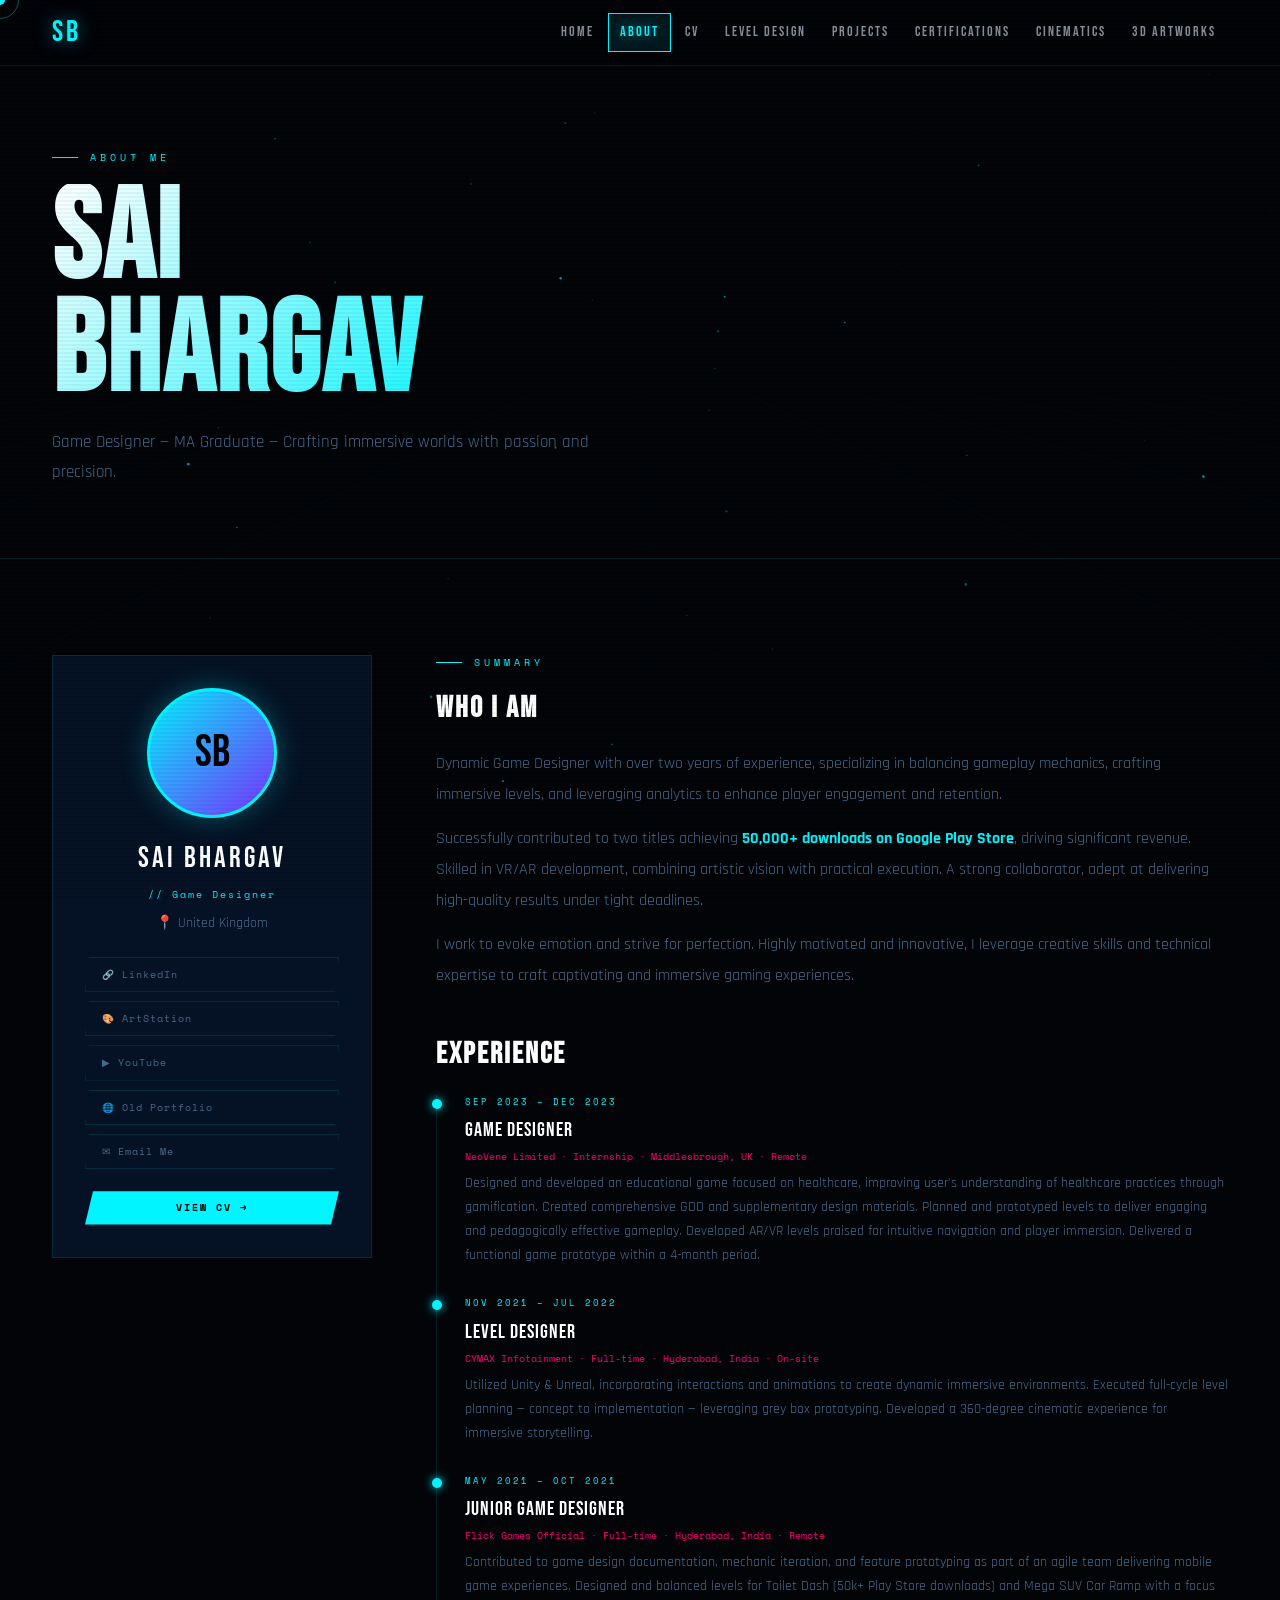
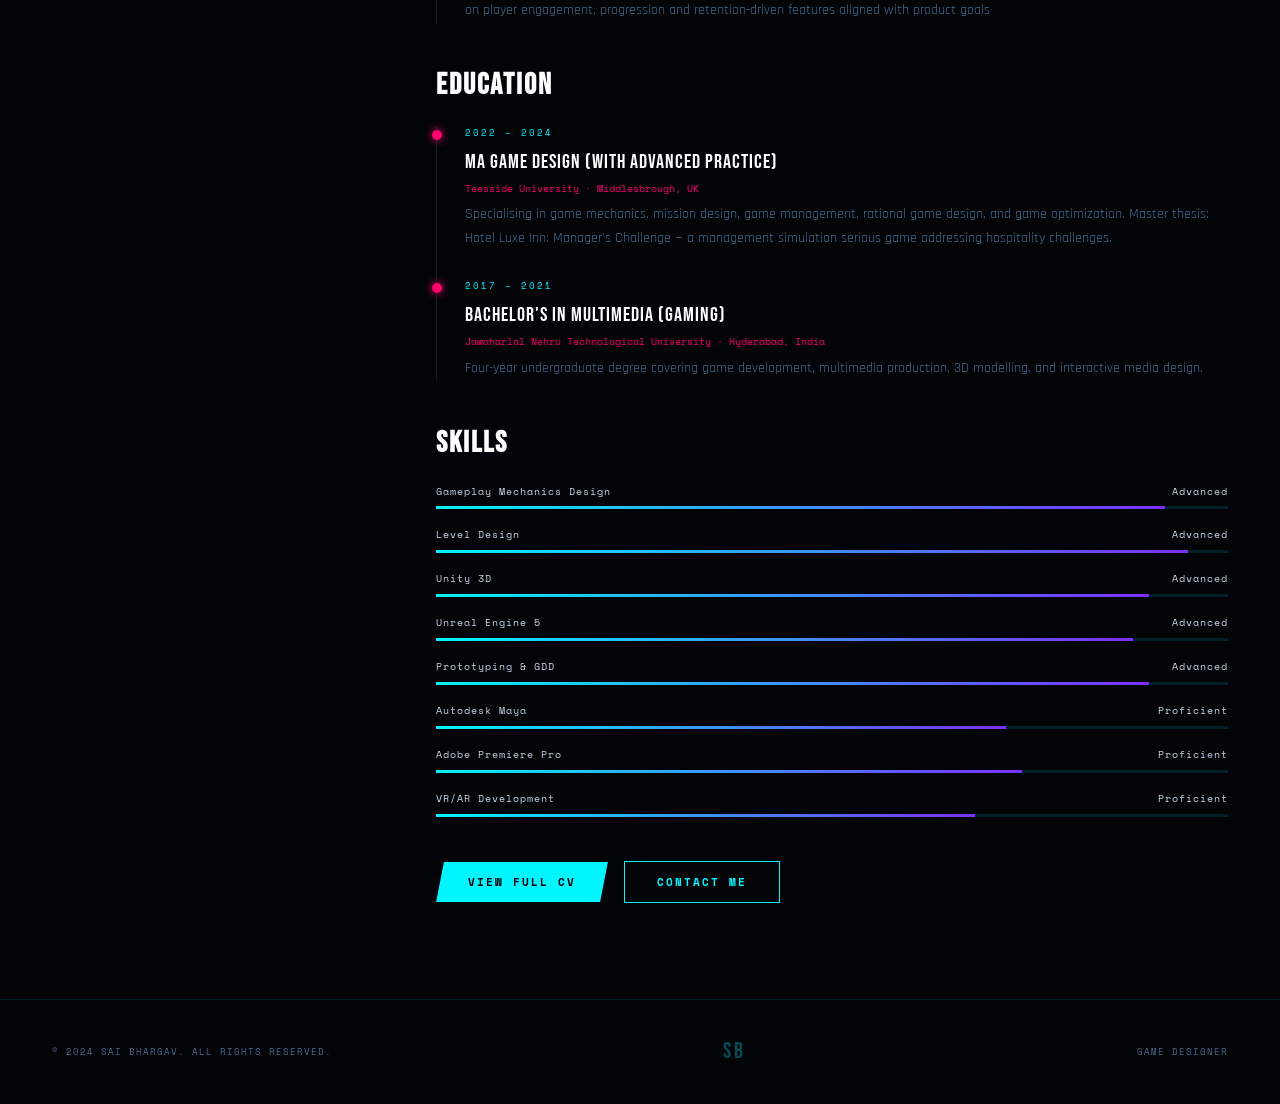
<file: pages/about.html>
<!DOCTYPE html>
<html lang="en">
<head>
<meta charset="UTF-8"><meta name="viewport" content="width=device-width,initial-scale=1">
<title>About — Sai Bhargav</title>
<link rel="preconnect" href="https://fonts.googleapis.com"><link rel="preconnect" href="https://fonts.gstatic.com" crossorigin>
<link href="https://fonts.googleapis.com/css2?family=Bebas+Neue&family=Space+Mono:wght@400;700&family=Rajdhani:wght@300;400;500;600;700&display=swap" rel="stylesheet">
<link rel="stylesheet" href="../assets/shared.css">
<style>
.about-layout{display:grid;grid-template-columns:320px 1fr;gap:64px;align-items:start}
.profile-card{position:sticky;top:88px;background:var(--card);border:1px solid var(--bdr);padding:32px;text-align:center}
.avatar{width:130px;height:130px;border-radius:50%;background:linear-gradient(135deg,var(--c),var(--c3));margin:0 auto 18px;display:flex;align-items:center;justify-content:center;font-family:'Bebas Neue',sans-serif;font-size:2.8rem;color:var(--bg);border:3px solid var(--c);box-shadow:0 0 28px rgba(0,245,255,.3)}
.pname{font-family:'Bebas Neue',sans-serif;font-size:1.8rem;letter-spacing:3px;color:#fff}
.prole{font-family:'Space Mono',monospace;font-size:.6rem;color:var(--c);letter-spacing:2px;margin-top:5px}
.ploc{font-size:.88rem;color:var(--dim);margin-top:10px}
.slinks{display:flex;flex-direction:column;gap:9px;margin-top:22px}
.sl{padding:9px 16px;border:1px solid var(--bdr);font-family:'Space Mono',monospace;font-size:.6rem;color:var(--dim);text-decoration:none;letter-spacing:1px;transition:all .3s;display:flex;align-items:center;gap:9px;clip-path:polygon(4px 0%,100% 0%,calc(100% - 4px) 100%,0% 100%)}
.sl:hover{border-color:var(--c);color:var(--c);background:rgba(0,245,255,.05)}
.tl{list-style:none;padding:0}
.tl-item{position:relative;padding:0 0 28px 28px;border-left:1px solid var(--bdr)}
.tl-item:last-child{padding-bottom:0}
.tl-dot{position:absolute;left:-5px;top:4px;width:10px;height:10px;border-radius:50%;background:var(--c);box-shadow:0 0 10px var(--c)}
.tl-yr{font-family:'Space Mono',monospace;font-size:.58rem;color:var(--c);letter-spacing:2px;margin-bottom:5px}
.tl-r{font-family:'Bebas Neue',sans-serif;font-size:1.25rem;letter-spacing:1px;color:#fff;margin-bottom:3px}
.tl-co{font-family:'Space Mono',monospace;font-size:.62rem;color:var(--c2)}
.tl-d{font-size:.88rem;color:var(--dim);margin-top:7px;line-height:1.7}
.skill-bar-wrap{margin-bottom:18px}
.skill-label{font-family:'Space Mono',monospace;font-size:.62rem;color:var(--txt);letter-spacing:1px;margin-bottom:7px;display:flex;justify-content:space-between}
.skill-bg{width:100%;height:3px;background:var(--bdr)}
.skill-fill{height:100%;background:linear-gradient(to right,var(--c),var(--c3));transition:width 1.6s ease;width:0}
.about-h3{font-family:'Bebas Neue',sans-serif;font-size:1.9rem;letter-spacing:2px;color:#fff;margin:38px 0 16px}
.about-p{font-size:1.02rem;color:var(--dim);line-height:1.9;margin-bottom:13px}
@media(max-width:900px){.about-layout{grid-template-columns:1fr}.profile-card{position:static}}
</style>
</head>
<body>
<div id="cur"></div><div id="crng"></div><canvas id="bgc"></canvas><div id="pt"></div>
<nav>
  <a href="../index.html" class="nav-logo">SB</a>
  <ul class="nav-links">
    <li><a href="../index.html">Home</a></li>
    <li><a href="about.html" class="act">About</a></li>
    <li><a href="cv.html">CV</a></li>
    <li><a href="https://saibhargav7599.github.io/operation-blackout/#goal" target="_blank">Level Design</a></li>
    <li><a href="projects.html">Projects</a></li>
    <li><a href="certifications.html">Certifications</a></li>
    <li><a href="cinematics.html">Cinematics</a></li>
    <li><a href="artworks.html">3D Artworks</a></li>
  </ul>
  <button class="ham" id="ham"><span></span><span></span><span></span></button>
</nav>
<div id="mobnav"><a href="../index.html">Home</a><a href="about.html">About</a><a href="cv.html">CV</a><a href="https://saibhargav7599.github.io/operation-blackout/#goal" target="_blank">Level Design</a><a href="projects.html">Projects</a><a href="certifications.html">Certifications</a><a href="cinematics.html">Cinematics</a><a href="artworks.html">3D Artworks</a></div>

<main>
<div class="page-hero">
  <div class="page-hero-eye">About Me</div>
  <h1 class="page-hero-h1">SAI<br>BHARGAV</h1>
  <p class="page-hero-sub">Game Designer — MA Graduate — Crafting immersive worlds with passion and precision.</p>
</div>
<div class="wrap">
  <div class="about-layout">
    <!-- Profile sidebar -->
    <div class="rev-l">
      <div class="profile-card">
        <div class="avatar">SB</div>
        <div class="pname">SAI BHARGAV</div>
        <div class="prole">// Game Designer</div>
        <div class="ploc">📍 United Kingdom</div>
        <div class="slinks">
          <a href="https://www.linkedin.com/in/saibhargav7599" target="_blank" class="sl">🔗 LinkedIn</a>
          <a href="http://sai_bhargav.artstation.com"          target="_blank" class="sl">🎨 ArtStation</a>
          <a href="https://youtu.be/WuV2wXUhXF0"              target="_blank" class="sl">▶ YouTube</a>
          <a href="https://saibhargav7599.wixsite.com/gamedesign" target="_blank" class="sl">🌐 Old Portfolio</a>
          <a href="mailto:saibhargav7599@gmail.com"                             class="sl">✉ Email Me</a>
        </div>
        <div style="margin-top:22px"><a href="cv.html" class="btn btn-p btn-sm" style="width:100%;justify-content:center">View CV →</a></div>
      </div>
    </div>

    <!-- Main content -->
    <div>
      <div class="rev">
        <div class="sec-label">Summary</div>
        <h2 class="about-h3" style="margin-top:0">WHO I AM</h2>
        <p class="about-p">Dynamic Game Designer with over two years of experience, specializing in balancing gameplay mechanics, crafting immersive levels, and leveraging analytics to enhance player engagement and retention.</p>
        <p class="about-p">Successfully contributed to two titles achieving <strong style="color:var(--c)">50,000+ downloads on Google Play Store</strong>, driving significant revenue. Skilled in VR/AR development, combining artistic vision with practical execution. A strong collaborator, adept at delivering high-quality results under tight deadlines.</p>
        <p class="about-p">I work to evoke emotion and strive for perfection. Highly motivated and innovative, I leverage creative skills and technical expertise to craft captivating and immersive gaming experiences.</p>
      </div>

      <div class="rev">
        <h2 class="about-h3">EXPERIENCE</h2>
        <ul class="tl">
          <li class="tl-item">
            <div class="tl-dot"></div>
            <div class="tl-yr">SEP 2023 – DEC 2023</div>
            <div class="tl-r">Game Designer</div>
            <div class="tl-co">NeoVene Limited · Internship · Middlesbrough, UK · Remote</div>
            <div class="tl-d">Designed and developed an educational game focused on healthcare, improving user's understanding of healthcare practices through gamification. Created comprehensive GDD and supplementary design materials. Planned and prototyped levels to deliver engaging and pedagogically effective gameplay. Developed AR/VR levels praised for intuitive navigation and player immersion. Delivered a functional game prototype within a 4-month period.</div>
          </li>
          <li class="tl-item">
            <div class="tl-dot"></div>
            <div class="tl-yr">NOV 2021 – JUL 2022</div>
            <div class="tl-r">Level Designer</div>
            <div class="tl-co">CYMAX Infotainment · Full-time · Hyderabad, India · On-site</div>
            <div class="tl-d">Utilized Unity & Unreal, incorporating interactions and animations to create dynamic immersive environments. Executed full-cycle level planning — concept to implementation — leveraging grey box prototyping. Developed a 360-degree cinematic experience for immersive storytelling.</div>
          </li>
          <li class="tl-item">
            <div class="tl-dot"></div>
            <div class="tl-yr">MAY 2021 – OCT 2021</div>
            <div class="tl-r">Junior Game Designer</div>
            <div class="tl-co">Flick Games Official · Full-time · Hyderabad, India · Remote</div>
            <div class="tl-d">Contributed to game design documentation, mechanic iteration, and feature prototyping as part of an agile team delivering mobile game experiences. Designed and balanced levels for Toilet Dash (50k+ Play Store downloads) and Mega SUV Car Ramp with a focus on player engagement, progression and retention-driven features aligned with product goals </div>
          </li>
        </ul>
      </div>

      <div class="rev">
        <h2 class="about-h3">EDUCATION</h2>
        <ul class="tl">
          <li class="tl-item">
            <div class="tl-dot" style="background:var(--c2);box-shadow:0 0 10px var(--c2)"></div>
            <div class="tl-yr">2022 – 2024</div>
            <div class="tl-r">MA Game Design (with advanced practice)</div>
            <div class="tl-co">Teesside University · Middlesbrough, UK</div>
            <div class="tl-d"> Specialising in game mechanics, mission design, game management, rational game design, and game optimization. Master thesis: Hotel Luxe Inn: Manager's Challenge — a management simulation serious game addressing hospitality challenges.</div>
          </li>
          <li class="tl-item">
            <div class="tl-dot" style="background:var(--c2);box-shadow:0 0 10px var(--c2)"></div>
            <div class="tl-yr">2017 – 2021</div>
            <div class="tl-r">Bachelor's in Multimedia (Gaming)</div>
            <div class="tl-co">Jawaharlal Nehru Technological University · Hyderabad, India</div>
            <div class="tl-d">Four-year undergraduate degree covering game development, multimedia production, 3D modelling, and interactive media design.</div>
          </li>
        </ul>
      </div>

      <div class="rev" id="skill-section">
        <h2 class="about-h3">SKILLS</h2>
        <div class="skill-bar-wrap"><div class="skill-label"><span>Gameplay Mechanics Design</span><span>Advanced</span></div><div class="skill-bg"><div class="skill-fill" data-w="92%"></div></div></div>
        <div class="skill-bar-wrap"><div class="skill-label"><span>Level Design</span><span>Advanced</span></div><div class="skill-bg"><div class="skill-fill" data-w="95%"></div></div></div>
        <div class="skill-bar-wrap"><div class="skill-label"><span>Unity 3D</span><span>Advanced</span></div><div class="skill-bg"><div class="skill-fill" data-w="90%"></div></div></div>
        <div class="skill-bar-wrap"><div class="skill-label"><span>Unreal Engine 5</span><span>Advanced</span></div><div class="skill-bg"><div class="skill-fill" data-w="88%"></div></div></div>
        <div class="skill-bar-wrap"><div class="skill-label"><span>Prototyping & GDD</span><span>Advanced</span></div><div class="skill-bg"><div class="skill-fill" data-w="90%"></div></div></div>
        <div class="skill-bar-wrap"><div class="skill-label"><span>Autodesk Maya</span><span>Proficient</span></div><div class="skill-bg"><div class="skill-fill" data-w="72%"></div></div></div>
        <div class="skill-bar-wrap"><div class="skill-label"><span>Adobe Premiere Pro</span><span>Proficient</span></div><div class="skill-bg"><div class="skill-fill" data-w="74%"></div></div></div>
        <div class="skill-bar-wrap"><div class="skill-label"><span>VR/AR Development</span><span>Proficient</span></div><div class="skill-bg"><div class="skill-fill" data-w="68%"></div></div></div>
      </div>

      <div class="rev" style="margin-top:44px">
        <a href="cv.html" class="btn btn-p" style="margin-right:12px">View Full CV</a>
        <a href="../index.html#contact" class="btn btn-g">Contact Me</a>
      </div>
    </div>
  </div>
</div>
</main>
<footer><div class="f-copy">© 2024 SAI BHARGAV. ALL RIGHTS RESERVED.</div><div class="f-logo">SB</div><div class="f-copy">GAME DESIGNER</div></footer>
<script src="../assets/shared.js"></script>
<script>
document.getElementById('ham').onclick=()=>document.getElementById('mobnav').classList.toggle('open');
const sobs=new IntersectionObserver(e=>{e.forEach(x=>{if(x.isIntersecting)x.target.querySelectorAll('.skill-fill').forEach(b=>{b.style.width=b.dataset.w;});});},{threshold:.3});
document.querySelectorAll('#skill-section').forEach(s=>sobs.observe(s));
</script>
</body>
</html>
</file>
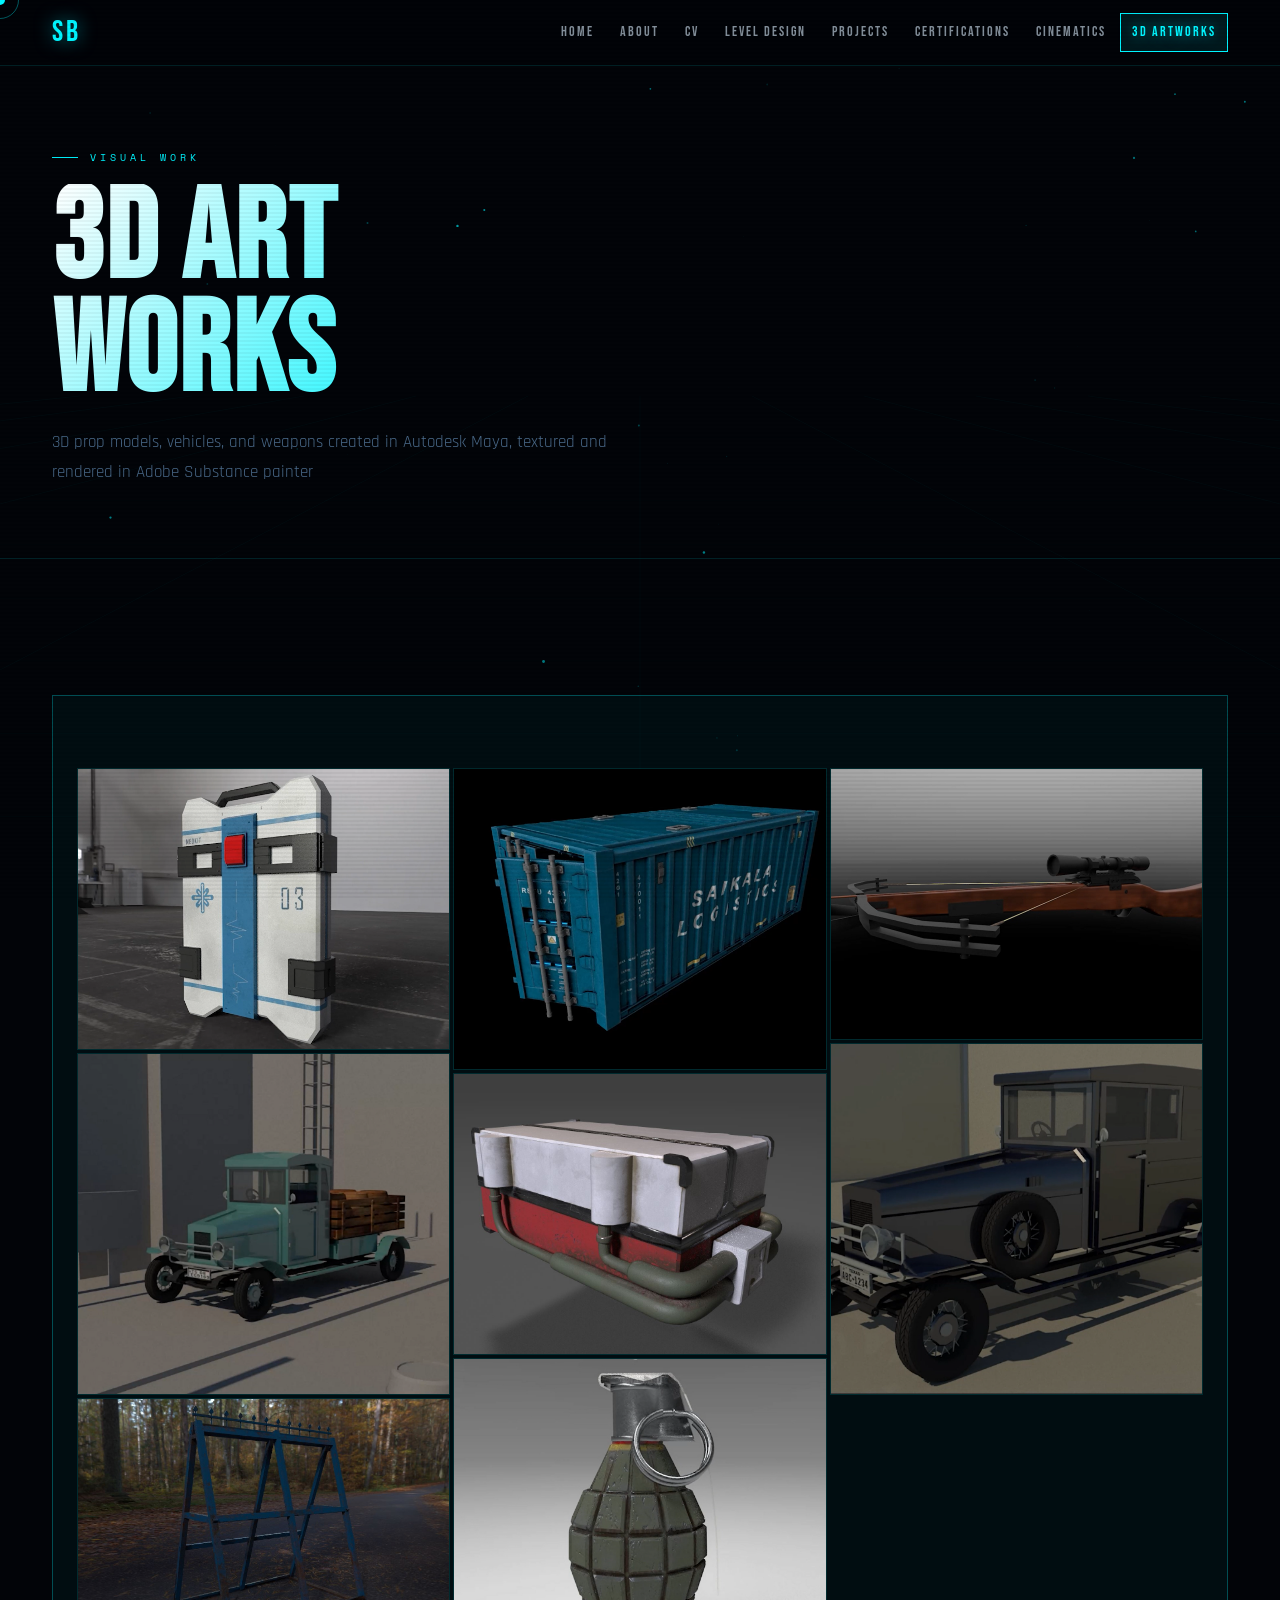
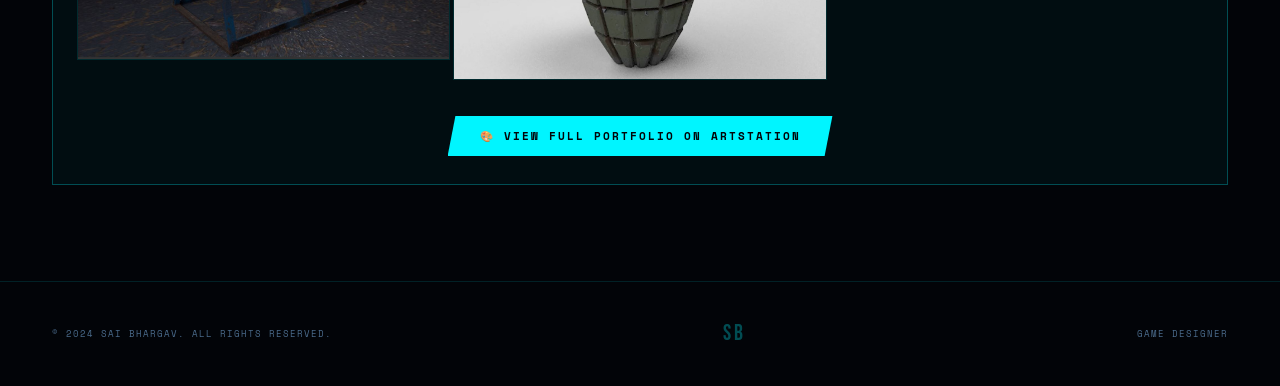
<file: pages/artworks.html>
<!DOCTYPE html>
<html lang="en">
<head>
<meta charset="UTF-8"><meta name="viewport" content="width=device-width,initial-scale=1">
<title>3D Artworks — Sai Bhargav</title>
<link rel="preconnect" href="https://fonts.googleapis.com"><link rel="preconnect" href="https://fonts.gstatic.com" crossorigin>
<link href="https://fonts.googleapis.com/css2?family=Bebas+Neue&family=Space+Mono:wght@400;700&family=Rajdhani:wght@300;400;500;600;700&display=swap" rel="stylesheet">
<link rel="stylesheet" href="../assets/shared.css">
<style>
.art-masonry{columns:3;gap:3px;margin-top:52px}
.art-piece{break-inside:avoid;margin-bottom:3px;position:relative;overflow:hidden;border:1px solid var(--bdr);cursor:zoom-in;transition:border-color .4s}
.art-piece:hover{border-color:var(--c)}
.art-box{position:relative;overflow:hidden}
.art-piece:hover .art-box-bg{transform:scale(1.07)}
.art-box-bg{width:100%;display:block;transition:transform .55s ease;position:relative}
.art-placeholder{display:flex;align-items:center;justify-content:center;position:relative;overflow:hidden}
.art-ov{position:absolute;inset:0;background:linear-gradient(to top,rgba(2,4,8,.95),rgba(2,4,8,.3) 50%,transparent 100%);opacity:0;transition:opacity .32s;display:flex;flex-direction:column;justify-content:flex-end;padding:18px}
.art-piece:hover .art-ov{opacity:1}
.art-lbl{font-family:'Bebas Neue',sans-serif;font-size:1.15rem;letter-spacing:2px;color:#fff;margin-bottom:3px}
.art-sub{font-family:'Space Mono',monospace;font-size:.56rem;color:var(--c);letter-spacing:1px}
/* Gradient placeholders */
.ag1{background:linear-gradient(135deg,#0a1a2a,#1a3d5a,#0a0a2a)}
.ag2{background:linear-gradient(135deg,#1a0a0a,#3d1a1a,#0a1a1a)}
.ag3{background:linear-gradient(135deg,#0a1a0a,#1a3d1a,#1a1a0a)}
.ag4{background:linear-gradient(135deg,#1a0a1a,#2a1a3d,#0a0a1a)}
.ag5{background:linear-gradient(135deg,#001a20,#20001a,#0a1a0a)}
.ag6{background:linear-gradient(135deg,#1a1000,#3d2800,#1a0010)}
.ag7{background:linear-gradient(135deg,#0a0a1a,#001a3d,#1a0020)}
.ag8{background:linear-gradient(135deg,#001810,#183018,#101810)}
.ph-inner{position:absolute;inset:0;display:flex;align-items:center;justify-content:center;opacity:.12}
.ph-inner svg{width:55%;height:55%}

/* LIGHTBOX */
.lb-ov{position:fixed;inset:0;z-index:900;background:rgba(2,4,8,.97);display:flex;align-items:center;justify-content:center;padding:36px;opacity:0;pointer-events:none;transition:opacity .4s}
.lb-ov.open{opacity:1;pointer-events:all}
.lb-inner{max-width:860px;width:100%;position:relative;text-align:center}
.lb-placeholder{width:100%;height:480px;display:flex;align-items:center;justify-content:center;position:relative;overflow:hidden}
.lb-x{position:absolute;top:-46px;right:0;width:42px;height:42px;background:rgba(2,4,8,.8);border:1px solid var(--bdr);color:var(--txt);font-size:1.1rem;cursor:pointer;display:flex;align-items:center;justify-content:center;transition:all .3s}
.lb-x:hover{border-color:var(--c2);color:var(--c2)}
.lb-cap{font-family:'Bebas Neue',sans-serif;font-size:1.5rem;letter-spacing:3px;margin-top:18px;color:#fff}
.lb-sub{font-family:'Space Mono',monospace;font-size:.6rem;color:var(--c);letter-spacing:1px;margin-top:5px}
.lb-nav{display:flex;gap:11px;justify-content:center;margin-top:18px}
.lb-btn{padding:8px 20px;border:1px solid var(--bdr);font-family:'Space Mono',monospace;font-size:.58rem;color:var(--dim);letter-spacing:1px;cursor:pointer;background:transparent;transition:all .3s;clip-path:polygon(4px 0%,100% 0%,calc(100% - 4px) 100%,0% 100%)}
.lb-btn:hover{border-color:var(--c);color:var(--c)}
/* note box */
.img-note{margin-top:40px;padding:20px 24px;background:rgba(0,245,255,.04);border:1px solid var(--bdr2)}
@media(max-width:900px){.art-masonry{columns:2}}
@media(max-width:540px){.art-masonry{columns:1}}
</style>
</head>
<body>
<div id="cur"></div><div id="crng"></div><canvas id="bgc"></canvas><div id="pt"></div>
<nav>
  <a href="../index.html" class="nav-logo">SB</a>
  <ul class="nav-links">
    <li><a href="../index.html">Home</a></li><li><a href="about.html">About</a></li><li><a href="cv.html">CV</a></li>
    <li><a href="https://saibhargav7599.github.io/operation-blackout/#goal" target="_blank">Level Design</a></li>
    <li><a href="projects.html">Projects</a></li><li><a href="certifications.html">Certifications</a></li><li><a href="cinematics.html">Cinematics</a></li>
    <li><a href="artworks.html" class="act">3D Artworks</a></li>
  </ul>
  <button class="ham" id="ham"><span></span><span></span><span></span></button>
</nav>
<div id="mobnav"><a href="../index.html">Home</a><a href="about.html">About</a><a href="cv.html">CV</a><a href="https://saibhargav7599.github.io/operation-blackout/#goal" target="_blank">Level Design</a><a href="projects.html">Projects</a><a href="certifications.html">Certifications</a><a href="cinematics.html">Cinematics</a><a href="artworks.html">3D Artworks</a></div>

<main>
<div class="page-hero">
  <div class="page-hero-eye">Visual Work</div>
  <h1 class="page-hero-h1">3D ART<br>WORKS</h1>
  <p class="page-hero-sub">3D prop models, vehicles, and weapons created in Autodesk Maya, textured and rendered in Adobe Substance painter</p>
</div>
<div class="wrap">

  <!-- Add real images instructions -->
  <div class="img-note rev">
    <div style="font-family:'Space Mono',monospace;font-size:.58rem;color:var(--c);letter-spacing:2px;margin-bottom:8px"> <code style="color:var(--c2)">

  <div class="art-masonry" id="artgrid">
    <div class="art-piece rev" onclick="openLb(0)">
      <div class="art-box">
        <div class="art-box-bg art-placeholder ag1" style="height:280px">
          <img src="Artwork1.png" alt="SCI-FI MEDKIT" style="position:absolute;inset:0;width:100%;height:100%;object-fit:cover" onerror="this.style.display='none'">
        </div>
      </div>
      <div class="art-ov"><div class="art-lbl">SCI-FI MEDKIT</div><div class="art-sub">3D Prop · Autodesk Maya</div></div>
    </div>
    <div class="art-piece rev.d2" onclick="openLb(1)">
      <div class="art-box">
        <div class="art-box-bg art-placeholder ag2" style="height:340px">
          <img src="Artwork2.png" alt="VINTAGE MINI TRUCK" style="position:absolute;inset:0;width:100%;height:100%;object-fit:cover" onerror="this.style.display='none'">
        </div>
      </div>
      <div class="art-ov"><div class="art-lbl">VINTAGE MINI TRUCK</div><div class="art-sub">3D Vehicle · Autodesk Maya</div></div>
    </div>
    <div class="art-piece rev.d3" onclick="openLb(2)">
      <div class="art-box">
        <div class="art-box-bg art-placeholder ag3" style="height:260px">
          <img src="Artwork3.jpg" alt="BARRICADE" style="position:absolute;inset:0;width:100%;height:100%;object-fit:cover" onerror="this.style.display='none'">
        </div>
      </div>
      <div class="art-ov"><div class="art-lbl">BARRICADE</div><div class="art-sub">3D Prop · Autodesk Maya</div></div>
    </div>
    <div class="art-piece rev.d4" onclick="openLb(3)">
      <div class="art-box">
        <div class="art-box-bg art-placeholder ag4" style="height:300px">
          <img src="Artwork4.png" alt="CONTAINER" style="position:absolute;inset:0;width:100%;height:100%;object-fit:cover" onerror="this.style.display='none'">
        </div>
      </div>
      <div class="art-ov"><div class="art-lbl">CONTAINER</div><div class="art-sub">3D Prop · Autodesk Maya</div></div>
    </div>
    <div class="art-piece rev.d5" onclick="openLb(4)">
      <div class="art-box">
        <div class="art-box-bg art-placeholder ag5" style="height:280px">
          <img src="Artwork5.jpg" alt="CRATE" style="position:absolute;inset:0;width:100%;height:100%;object-fit:cover" onerror="this.style.display='none'">
        </div>
      </div>
      <div class="art-ov"><div class="art-lbl">CRATE</div><div class="art-sub">3D Prop · Autodesk Maya</div></div>
    </div>
    <div class="art-piece rev.d1" onclick="openLb(5)">
      <div class="art-box">
        <div class="art-box-bg art-placeholder ag6" style="height:320px">
          <img src="Artwork6.png" alt="GRENADE" style="position:absolute;inset:0;width:100%;height:100%;object-fit:cover" onerror="this.style.display='none'">
        </div>
      </div>
      <div class="art-ov"><div class="art-lbl">GRENADE</div><div class="art-sub">3D Weapon Prop · Autodesk Maya</div></div>
    </div>
    <div class="art-piece rev.d2" onclick="openLb(6)">
      <div class="art-box">
        <div class="art-box-bg art-placeholder ag7" style="height:270px">
          <img src="Artwork7.png" alt="CROSSBOW" style="position:absolute;inset:0;width:100%;height:100%;object-fit:cover" onerror="this.style.display='none'">
        </div>
      </div>
      <div class="art-ov"><div class="art-lbl">CROSSBOW</div><div class="art-sub">3D Weapon · Autodesk Maya</div></div>
    </div>
    <div class="art-piece rev.d3" onclick="openLb(7)">
      <div class="art-box">
        <div class="art-box-bg art-placeholder ag8" style="height:350px">
          <img src="Artwork8.png" alt="VINTAGE CAR" style="position:absolute;inset:0;width:100%;height:100%;object-fit:cover" onerror="this.style.display='none'">
        </div>
      </div>
      <div class="art-ov"><div class="art-lbl">VINTAGE CAR</div><div class="art-sub">3D Vehicle · Autodesk Maya</div></div>
    </div>
  </div><!-- /masonry -->

  <div style="text-align:center;margin-top:36px" class="rev">
    <a href="http://sai_bhargav.artstation.com" target="_blank" class="btn btn-p">🎨 View Full Portfolio on ArtStation</a>
  </div>
</div>
</main>

<!-- LIGHTBOX -->
<div class="lb-ov" id="lbov" onclick="if(event.target===this)closeLb()">
  <div class="lb-inner">
    <button class="lb-x" onclick="closeLb()">✕</button>
    <div class="lb-placeholder" id="lbimg"></div>
    <div class="lb-cap" id="lbcap"></div>
    <div class="lb-sub" id="lbsub"></div>
    <div class="lb-nav">
      <button class="lb-btn" onclick="lbNav(-1)">← PREV</button>
      <button class="lb-btn" onclick="lbNav(1)">NEXT →</button>
    </div>
  </div>
</div>

<footer><div class="f-copy">© 2024 SAI BHARGAV. ALL RIGHTS RESERVED.</div><div class="f-logo">SB</div><div class="f-copy">GAME DESIGNER</div></footer>
<script src="../assets/shared.js"></script>
<script>
document.getElementById('ham').onclick=()=>document.getElementById('mobnav').classList.toggle('open');

const AW=[
  {lbl:'SCI-FI MEDKIT',sub:'3D Prop · Autodesk Maya',cls:'ag1',img:'Artwork%201.png'},
  {lbl:'VINTAGE MINI TRUCK',sub:'3D Vehicle · Autodesk Maya',cls:'ag2',img:'Artwork%202.png'},
  {lbl:'BARRICADE',sub:'3D Prop · Autodesk Maya',cls:'ag3',img:'Artwork%203.png'},
  {lbl:'CONTAINER',sub:'3D Prop · Autodesk Maya',cls:'ag4',img:'Artwork%204.png'},
  {lbl:'CRATE',sub:'3D Prop · Autodesk Maya',cls:'ag5',img:'Artwork%205.png'},
  {lbl:'GRENADE',sub:'3D Weapon Prop · Autodesk Maya',cls:'ag6',img:'Artwork%206.png'},
  {lbl:'CROSSBOW',sub:'3D Weapon · Autodesk Maya',cls:'ag7',img:'Artwork%207.png'},
  {lbl:'VINTAGE CAR',sub:'3D Vehicle · Autodesk Maya',cls:'ag8',img:'Artwork%208.png'},
];
let cur=0;
function openLb(i){cur=i;updLb();document.getElementById('lbov').classList.add('open');document.body.classList.add('locked');}
function updLb(){
  const a=AW[cur];
  const d=document.getElementById('lbimg');
  d.className='lb-placeholder '+a.cls;
  d.style.cssText='width:100%;min-height:380px;display:flex;align-items:center;justify-content:center;position:relative;overflow:hidden';
  d.innerHTML=`<img src="${a.img}" alt="${a.lbl}" style="max-width:100%;max-height:70vh;object-fit:contain;display:block" onerror="this.style.display='none'">`;
  document.getElementById('lbcap').textContent=a.lbl;
  document.getElementById('lbsub').textContent=a.sub;
}
function lbNav(d){cur=(cur+d+AW.length)%AW.length;updLb();}
function closeLb(){document.getElementById('lbov').classList.remove('open');document.body.classList.remove('locked');}
document.addEventListener('keydown',e=>{if(e.key==='Escape')closeLb();if(e.key==='ArrowLeft')lbNav(-1);if(e.key==='ArrowRight')lbNav(1);});
</script>
</body>
</html>
</file>
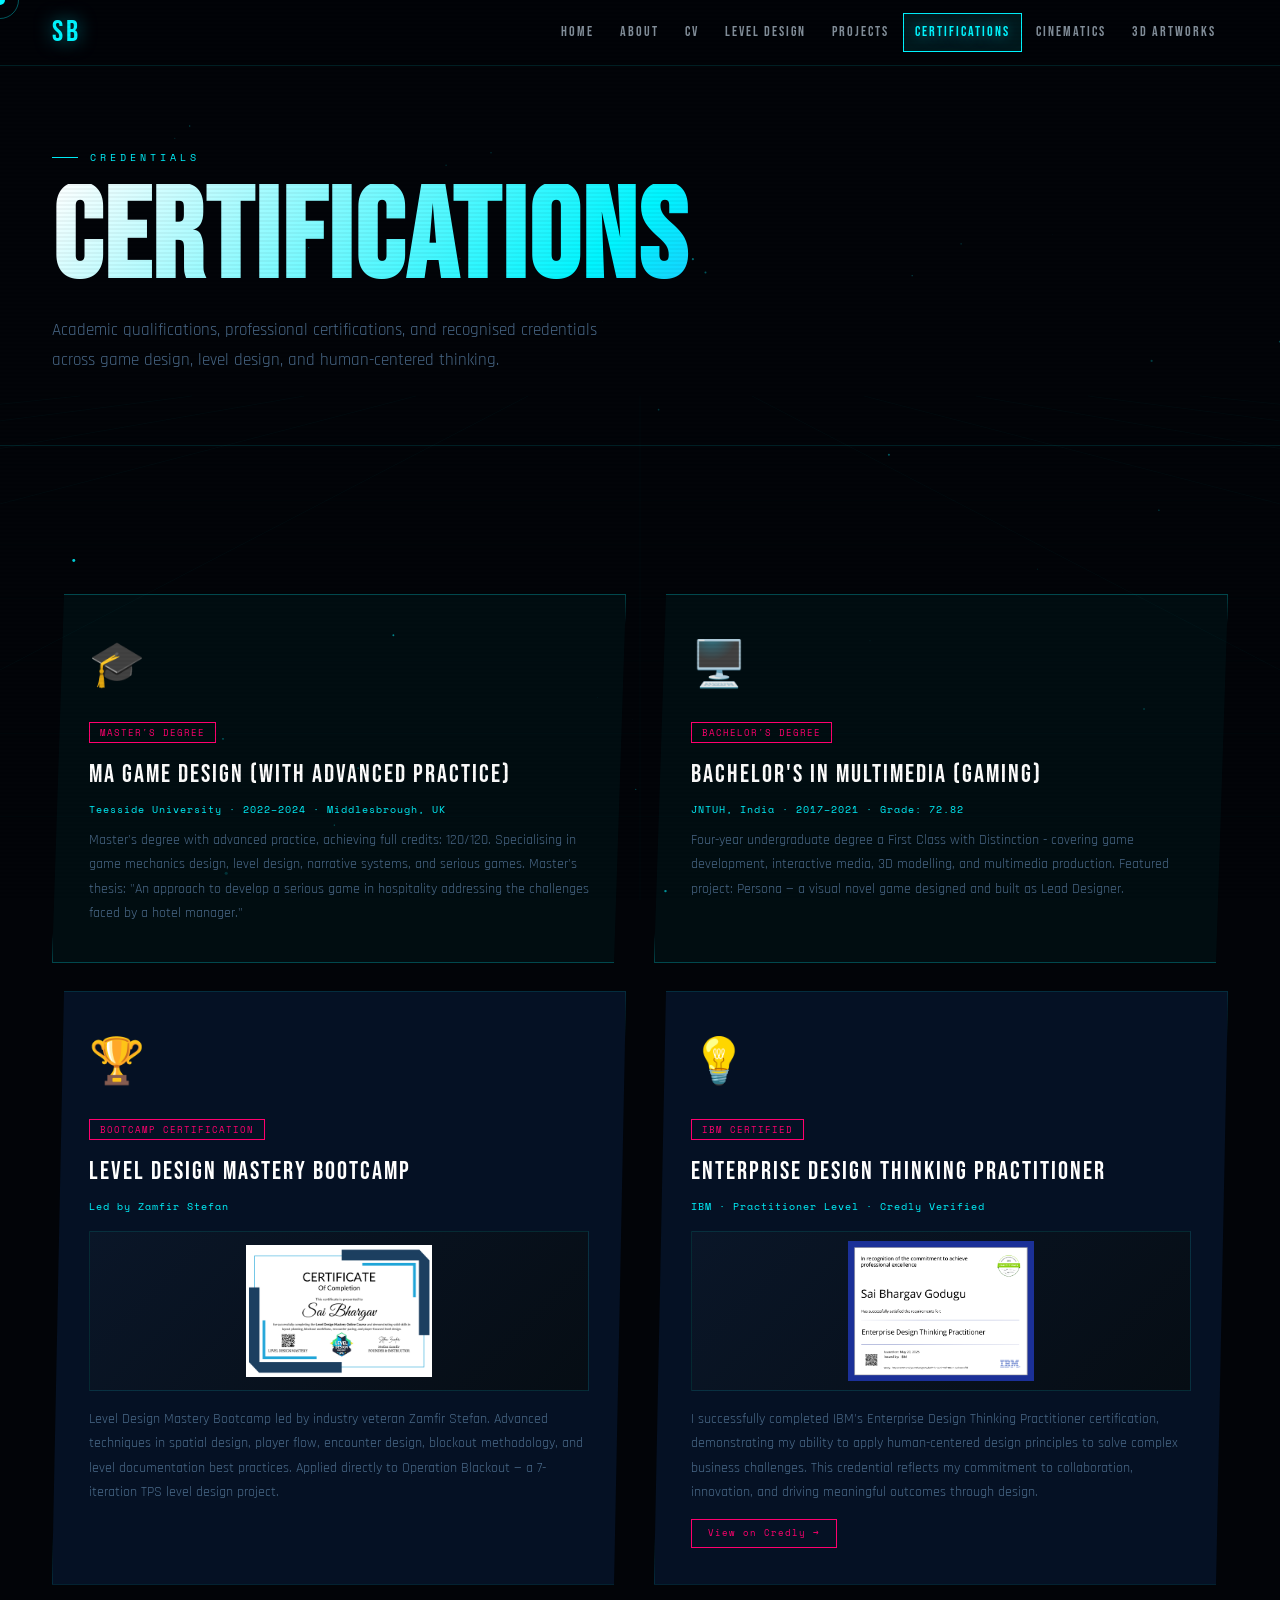
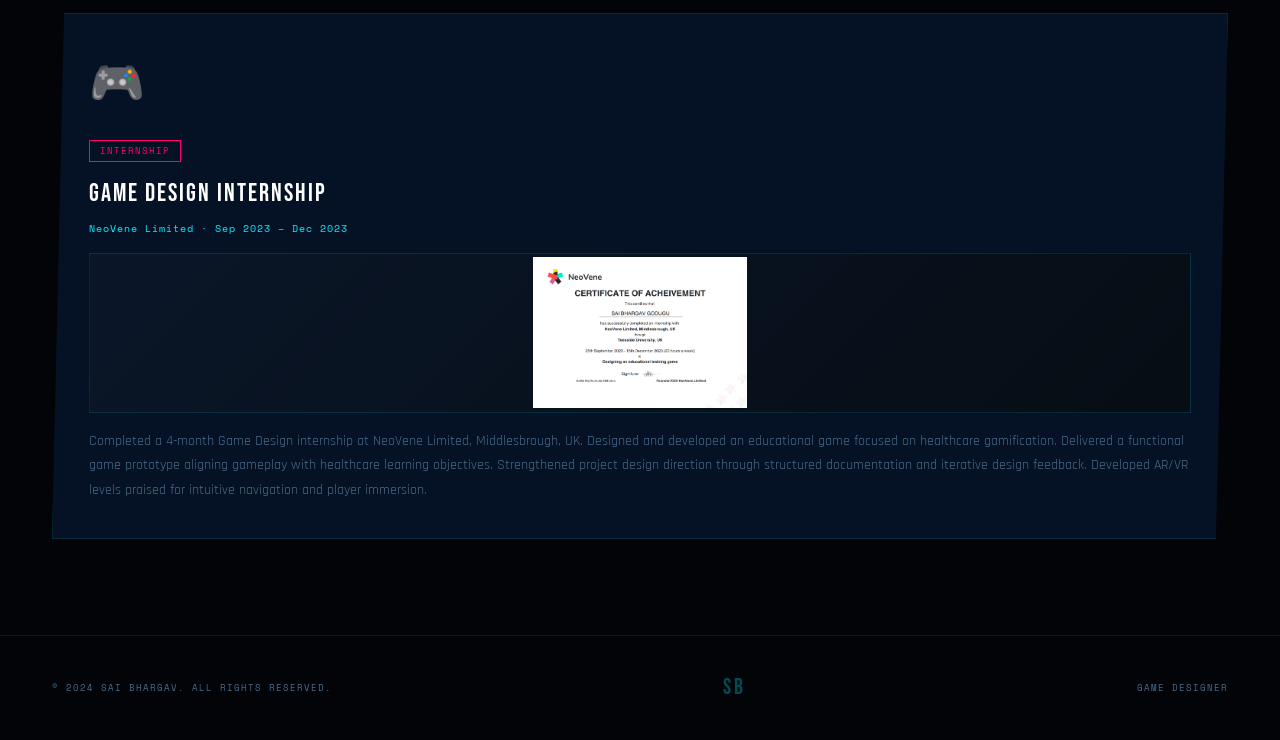
<file: pages/certifications.html>
<!DOCTYPE html>
<html lang="en">
<head>
<meta charset="UTF-8"><meta name="viewport" content="width=device-width,initial-scale=1">
<title>Certifications — Sai Bhargav</title>
<link rel="preconnect" href="https://fonts.googleapis.com"><link rel="preconnect" href="https://fonts.gstatic.com" crossorigin>
<link href="https://fonts.googleapis.com/css2?family=Bebas+Neue&family=Space+Mono:wght@400;700&family=Rajdhani:wght@300;400;500;600;700&display=swap" rel="stylesheet">
<link rel="stylesheet" href="../assets/shared.css">
<style>
.certs-layout{display:grid;grid-template-columns:1fr 1fr;gap:28px;margin-top:52px}
.cert-big{padding:36px;background:var(--card);border:1px solid var(--bdr);clip-path:polygon(12px 0%,100% 0%,calc(100% - 12px) 100%,0% 100%);transition:all .35s;position:relative;overflow:hidden}
.cert-big::before{content:'';position:absolute;top:0;left:0;right:0;height:3px;background:linear-gradient(to right,var(--c),var(--c3));transform:scaleX(0);transition:transform .4s;transform-origin:left}
.cert-big:hover{border-color:var(--c);transform:translateY(-5px);box-shadow:var(--glow)}
.cert-big:hover::before{transform:scaleX(1)}
.cert-big.feat{border-color:rgba(0,245,255,.25);background:rgba(0,245,255,.04)}
.cb-icon{font-size:2.8rem;margin-bottom:16px}
.cb-name{font-family:'Bebas Neue',sans-serif;font-size:1.55rem;letter-spacing:2px;color:#fff;margin-bottom:7px}
.cb-iss{font-family:'Space Mono',monospace;font-size:.62rem;color:var(--c);letter-spacing:1px;margin-bottom:10px}
.cb-badge{display:inline-block;padding:3px 10px;border:1px solid var(--c2);font-family:'Space Mono',monospace;font-size:.54rem;color:var(--c2);letter-spacing:1px;margin-bottom:12px}
.cb-desc{font-size:.9rem;color:var(--dim);line-height:1.7}
.cb-link{display:inline-block;margin-top:14px;padding:6px 16px;border:1px solid var(--c2);font-family:'Space Mono',monospace;font-size:.58rem;color:var(--c2);letter-spacing:1px;transition:all .3s}
.cb-link:hover{background:var(--c2);color:var(--bg)}
/* cert image placeholders */
.cert-img{width:100%;height:160px;background:linear-gradient(135deg,var(--mid),var(--bg2));border:1px solid var(--bdr);margin:16px 0;display:flex;align-items:center;justify-content:center;font-family:'Space Mono',monospace;font-size:.6rem;color:var(--dim);letter-spacing:2px;text-align:center;padding:16px}
@media(max-width:760px){.certs-layout{grid-template-columns:1fr}}
</style>
</head>
<body>
<div id="cur"></div><div id="crng"></div><canvas id="bgc"></canvas><div id="pt"></div>
<nav>
  <a href="../index.html" class="nav-logo">SB</a>
  <ul class="nav-links">
    <li><a href="../index.html">Home</a></li><li><a href="about.html">About</a></li><li><a href="cv.html">CV</a></li>
    <li><a href="https://saibhargav7599.github.io/operation-blackout/#goal" target="_blank">Level Design</a></li>
    <li><a href="projects.html">Projects</a></li>
    <li><a href="certifications.html" class="act">Certifications</a></li>
    <li><a href="cinematics.html">Cinematics</a></li><li><a href="artworks.html">3D Artworks</a></li>
  </ul>
  <button class="ham" id="ham"><span></span><span></span><span></span></button>
</nav>
<div id="mobnav"><a href="../index.html">Home</a><a href="about.html">About</a><a href="cv.html">CV</a><a href="https://saibhargav7599.github.io/operation-blackout/#goal" target="_blank">Level Design</a><a href="projects.html">Projects</a><a href="certifications.html">Certifications</a><a href="cinematics.html">Cinematics</a><a href="artworks.html">3D Artworks</a></div>

<main>
<div class="page-hero"><div class="page-hero-eye">Credentials</div><h1 class="page-hero-h1">CERTIFICATIONS</h1><p class="page-hero-sub">Academic qualifications, professional certifications, and recognised credentials across game design, level design, and human-centered thinking.</p></div>
<div class="wrap">
  <div class="certs-layout">

    <div class="cert-big feat rev">
      <div class="cb-icon">🎓</div>
      <div class="cb-badge">MASTER'S DEGREE</div>
      <div class="cb-name">MA GAME DESIGN (WITH ADVANCED PRACTICE)</div>
      <div class="cb-iss">Teesside University · 2022–2024 · Middlesbrough, UK</div>
      <div class="cb-desc">Master's degree with advanced practice, achieving full credits: 120/120. Specialising in game mechanics design, level design, narrative systems, and serious games. Master's thesis: "An approach to develop a serious game in hospitality addressing the challenges faced by a hotel manager."</div>
    </div>

    <div class="cert-big feat rev d1">
      <div class="cb-icon">🖥️</div>
      <div class="cb-badge">BACHELOR'S DEGREE</div>
      <div class="cb-name">BACHELOR'S IN MULTIMEDIA (GAMING)</div>
      <div class="cb-iss">JNTUH, India · 2017–2021 · Grade: 72.82</div>
      <div class="cb-desc">Four-year undergraduate degree a First Class with Distinction - covering game development, interactive media, 3D modelling, and multimedia production. Featured project: Persona — a visual novel game designed and built as Lead Designer.</div>
    </div>

    <div class="cert-big rev d2">
      <div class="cb-icon">🏆</div>
      <div class="cb-badge">BOOTCAMP CERTIFICATION</div>
      <div class="cb-name">LEVEL DESIGN MASTERY BOOTCAMP</div>
      <div class="cb-iss">Led by Zamfir Stefan</div>
      <div class="cert-img"><img src="Certificate1.png" alt="Certificate" style="width:40%;margin:16px 0"></div>
      <div class="cb-desc">Level Design Mastery Bootcamp led by industry veteran Zamfir Stefan. Advanced techniques in spatial design, player flow, encounter design, blockout methodology, and level documentation best practices. Applied directly to Operation Blackout — a 7-iteration TPS level design project.</div>
    </div>

    <div class="cert-big rev d3">
      <div class="cb-icon">💡</div>
      <div class="cb-badge">IBM CERTIFIED</div>
      <div class="cb-name">ENTERPRISE DESIGN THINKING PRACTITIONER</div>
      <div class="cb-iss">IBM · Practitioner Level · Credly Verified</div>
      <div class="cert-img"><img src="Certificate2.png" alt="Certificate" style="width:40%;margin:24px 0"></div>
      <div class="cb-desc">I successfully completed IBM's Enterprise Design Thinking Practitioner certification, demonstrating my ability to apply human-centered design principles to solve complex business challenges. This credential reflects my commitment to collaboration, innovation, and driving meaningful outcomes through design.</div>
      <a href="https://www.credly.com/badges/22b0f77b-650d-498f-88ce-130d56663ffd/linked_in_profile" target="_blank" class="cb-link">View on Credly →</a>
    </div>

    <div class="cert-big rev" style="grid-column:span 2">
      <div class="cb-icon">🎮</div>
      <div class="cb-badge">INTERNSHIP</div>
      <div class="cb-name">GAME DESIGN INTERNSHIP</div>
      <div class="cb-iss">NeoVene Limited · Sep 2023 – Dec 2023</div>
      <div class="cert-img"><img src="Certificate3.png" alt="Certificate" style="width:20%;margin:16px 0"></div>
      <div class="cb-desc">Completed a 4-month Game Design internship at NeoVene Limited, Middlesbrough, UK. Designed and developed an educational game focused on healthcare gamification. Delivered a functional game prototype aligning gameplay with healthcare learning objectives. Strengthened project design direction through structured documentation and iterative design feedback. Developed AR/VR levels praised for intuitive navigation and player immersion.</div>
    </div>


</main>
<footer><div class="f-copy">© 2024 SAI BHARGAV. ALL RIGHTS RESERVED.</div><div class="f-logo">SB</div><div class="f-copy">GAME DESIGNER</div></footer>
<script src="../assets/shared.js"></script>
<script>document.getElementById('ham').onclick=()=>document.getElementById('mobnav').classList.toggle('open');</script>
</body>
</html>
</file>
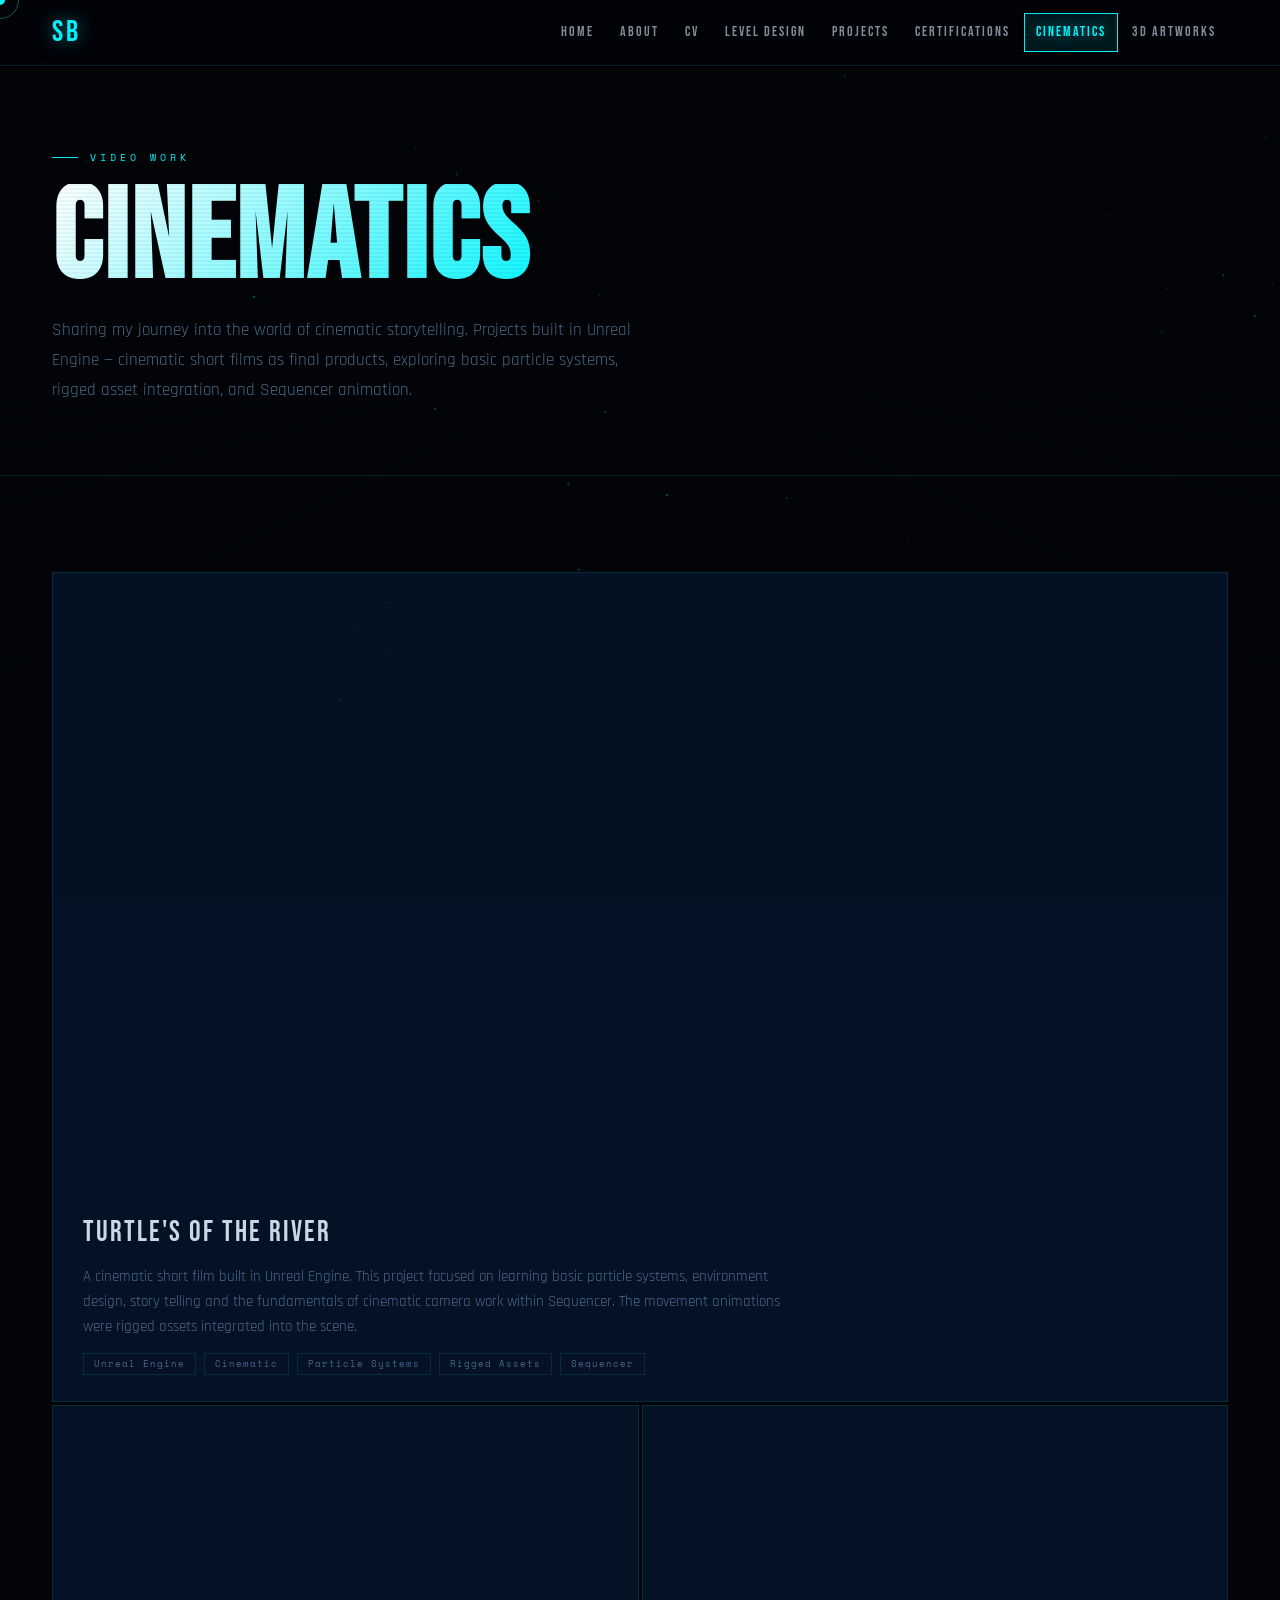
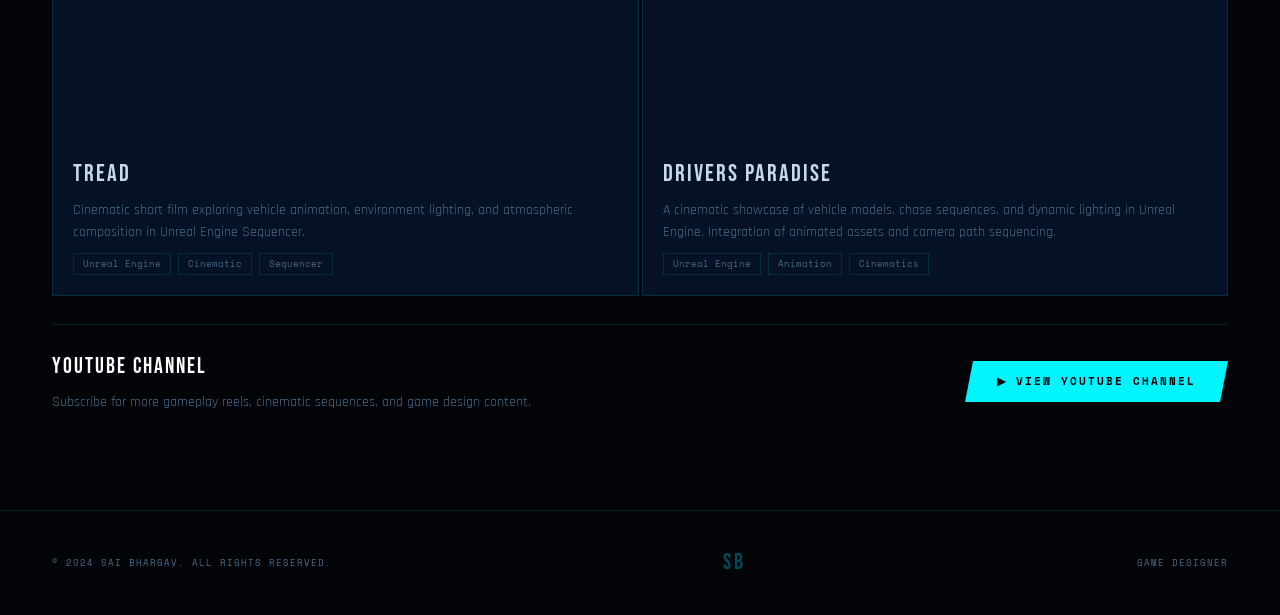
<file: pages/cinematics.html>
<!DOCTYPE html>
<html lang="en">
<head>
<meta charset="UTF-8"><meta name="viewport" content="width=device-width,initial-scale=1">
<title>Cinematics — Sai Bhargav</title>
<link rel="preconnect" href="https://fonts.googleapis.com"><link rel="preconnect" href="https://fonts.gstatic.com" crossorigin>
<link href="https://fonts.googleapis.com/css2?family=Bebas+Neue&family=Space+Mono:wght@400;700&family=Rajdhani:wght@300;400;500;600;700&display=swap" rel="stylesheet">
<link rel="stylesheet" href="../assets/shared.css">
<style>
.cine-big{border:1px solid var(--bdr);background:var(--card);overflow:hidden;margin-bottom:3px;transition:border-color .3s}
.cine-big:hover{border-color:var(--c)}
.vt{width:100%;padding-top:52%;position:relative;overflow:hidden}
.vt iframe{position:absolute;inset:0;width:100%;height:100%;border:none}
.vi{padding:26px 30px}
.vi-t{font-family:'Bebas Neue',sans-serif;font-size:1.8rem;letter-spacing:2px;margin-bottom:8px}
.vi-s{font-size:.92rem;color:var(--dim);line-height:1.7;max-width:700px}
.vi-tags{display:flex;gap:8px;margin-top:14px;flex-wrap:wrap}
.vi-tag{padding:3px 10px;border:1px solid var(--bdr);font-family:'Space Mono',monospace;font-size:.56rem;color:var(--dim);letter-spacing:1px}
.cine-grid{display:grid;grid-template-columns:1fr 1fr;gap:3px;margin-top:3px}
.cine-sm{border:1px solid var(--bdr);background:var(--card);overflow:hidden;transition:border-color .3s,transform .3s}
.cine-sm:hover{border-color:var(--c);transform:translateY(-3px)}
.vt-sm{width:100%;padding-top:56.25%;position:relative;overflow:hidden}
.vt-sm iframe{position:absolute;inset:0;width:100%;height:100%;border:none}
.cine-footer{display:flex;gap:14px;flex-wrap:wrap;margin-top:28px;align-items:center;padding-top:24px;border-top:1px solid var(--bdr)}
@media(max-width:860px){.cine-grid{grid-template-columns:1fr}}
</style>
</head>
<body>
<div id="cur"></div><div id="crng"></div><canvas id="bgc"></canvas><div id="pt"></div>
<nav>
  <a href="../index.html" class="nav-logo">SB</a>
  <ul class="nav-links">
    <li><a href="../index.html">Home</a></li><li><a href="about.html">About</a></li><li><a href="cv.html">CV</a></li>
    <li><a href="https://saibhargav7599.github.io/operation-blackout/#goal" target="_blank">Level Design</a></li>
    <li><a href="projects.html">Projects</a></li><li><a href="certifications.html">Certifications</a></li>
    <li><a href="cinematics.html" class="act">Cinematics</a></li>
    <li><a href="artworks.html">3D Artworks</a></li>
  </ul>
  <button class="ham" id="ham"><span></span><span></span><span></span></button>
</nav>
<div id="mobnav"><a href="../index.html">Home</a><a href="about.html">About</a><a href="cv.html">CV</a><a href="https://saibhargav7599.github.io/operation-blackout/#goal" target="_blank">Level Design</a><a href="projects.html">Projects</a><a href="certifications.html">Certifications</a><a href="cinematics.html">Cinematics</a><a href="artworks.html">3D Artworks</a></div>

<main>
<div class="page-hero">
  <div class="page-hero-eye">Video Work</div>
  <h1 class="page-hero-h1">CINEMATICS</h1>
  <p class="page-hero-sub">Sharing my journey into the world of cinematic storytelling. Projects built in Unreal Engine — cinematic short films as final products, exploring basic particle systems, rigged asset integration, and Sequencer animation.</p>
</div>
<div class="wrap">
  <!-- Video 1 BIG -->
  <div class="cine-big rev">
    <div class="vt"><iframe src="https://www.youtube.com/embed/MtHFH9TKUNU" allowfullscreen allow="accelerometer; autoplay; clipboard-write; encrypted-media; gyroscope; picture-in-picture" title="Turtles of the River"></iframe></div>
    <div class="vi">
      <div class="vi-t">TURTLE'S OF THE RIVER</div>
      <div class="vi-s">A cinematic short film built in Unreal Engine. This project focused on learning basic particle systems, environment design, story telling and the fundamentals of cinematic camera work within Sequencer. The movement animations were rigged assets integrated into the scene.</div>
      <div class="vi-tags"><span class="vi-tag">Unreal Engine</span><span class="vi-tag">Cinematic</span><span class="vi-tag">Particle Systems</span><span class="vi-tag">Rigged Assets</span><span class="vi-tag">Sequencer</span></div>
    </div>
  </div>
  <div class="cine-grid">
    <!-- Video 2 -->
    <div class="cine-sm rev d1">
      <div class="vt-sm"><iframe src="https://www.youtube.com/embed/H4q071MfOUA" allowfullscreen allow="accelerometer; autoplay; clipboard-write; encrypted-media; gyroscope; picture-in-picture" title="Tread"></iframe></div>
      <div style="padding:20px">
        <div style="font-family:'Bebas Neue',sans-serif;font-size:1.5rem;letter-spacing:2px;margin-bottom:6px">TREAD</div>
        <div style="font-size:.86rem;color:var(--dim);margin-bottom:10px">Cinematic short film exploring vehicle animation, environment lighting, and atmospheric composition in Unreal Engine Sequencer.</div>
        <div style="display:flex;gap:7px;flex-wrap:wrap">
          <span style="padding:3px 9px;border:1px solid var(--bdr);font-family:'Space Mono',monospace;font-size:.54rem;color:var(--dim)">Unreal Engine</span>
          <span style="padding:3px 9px;border:1px solid var(--bdr);font-family:'Space Mono',monospace;font-size:.54rem;color:var(--dim)">Cinematic</span>
          <span style="padding:3px 9px;border:1px solid var(--bdr);font-family:'Space Mono',monospace;font-size:.54rem;color:var(--dim)">Sequencer</span>
        </div>
      </div>
    </div>
    <!-- Video 3 -->
    <div class="cine-sm rev d2">
      <div class="vt-sm"><iframe src="https://www.youtube.com/embed/R0u9nKQDk5s" allowfullscreen allow="accelerometer; autoplay; clipboard-write; encrypted-media; gyroscope; picture-in-picture" title="Drivers Paradise"></iframe></div>
      <div style="padding:20px">
        <div style="font-family:'Bebas Neue',sans-serif;font-size:1.5rem;letter-spacing:2px;margin-bottom:6px">DRIVERS PARADISE</div>
        <div style="font-size:.86rem;color:var(--dim);margin-bottom:10px">A cinematic showcase of vehicle models, chase sequences, and dynamic lighting in Unreal Engine. Integration of animated assets and camera path sequencing.</div>
        <div style="display:flex;gap:7px;flex-wrap:wrap">
          <span style="padding:3px 9px;border:1px solid var(--bdr);font-family:'Space Mono',monospace;font-size:.54rem;color:var(--dim)">Unreal Engine</span>
          <span style="padding:3px 9px;border:1px solid var(--bdr);font-family:'Space Mono',monospace;font-size:.54rem;color:var(--dim)">Animation</span>
          <span style="padding:3px 9px;border:1px solid var(--bdr);font-family:'Space Mono',monospace;font-size:.54rem;color:var(--dim)">Cinematics</span>
        </div>
      </div>
    </div>
  </div>

  <div class="cine-footer rev">
    <div style="flex:1">
      <div style="font-family:'Bebas Neue',sans-serif;font-size:1.4rem;letter-spacing:2px;color:#fff;margin-bottom:6px">YOUTUBE CHANNEL</div>
      <p style="font-size:.9rem;color:var(--dim)">Subscribe for more gameplay reels, cinematic sequences, and game design content.</p>
    </div>
    <a href="https://youtu.be/WuV2wXUhXF0" target="_blank" class="btn btn-p">▶ View YouTube Channel</a>
  </div>
</div>
</main>
<footer><div class="f-copy">© 2024 SAI BHARGAV. ALL RIGHTS RESERVED.</div><div class="f-logo">SB</div><div class="f-copy">GAME DESIGNER</div></footer>
<script src="../assets/shared.js"></script>
<script>document.getElementById('ham').onclick=()=>document.getElementById('mobnav').classList.toggle('open');</script>
</body>
</html>
</file>
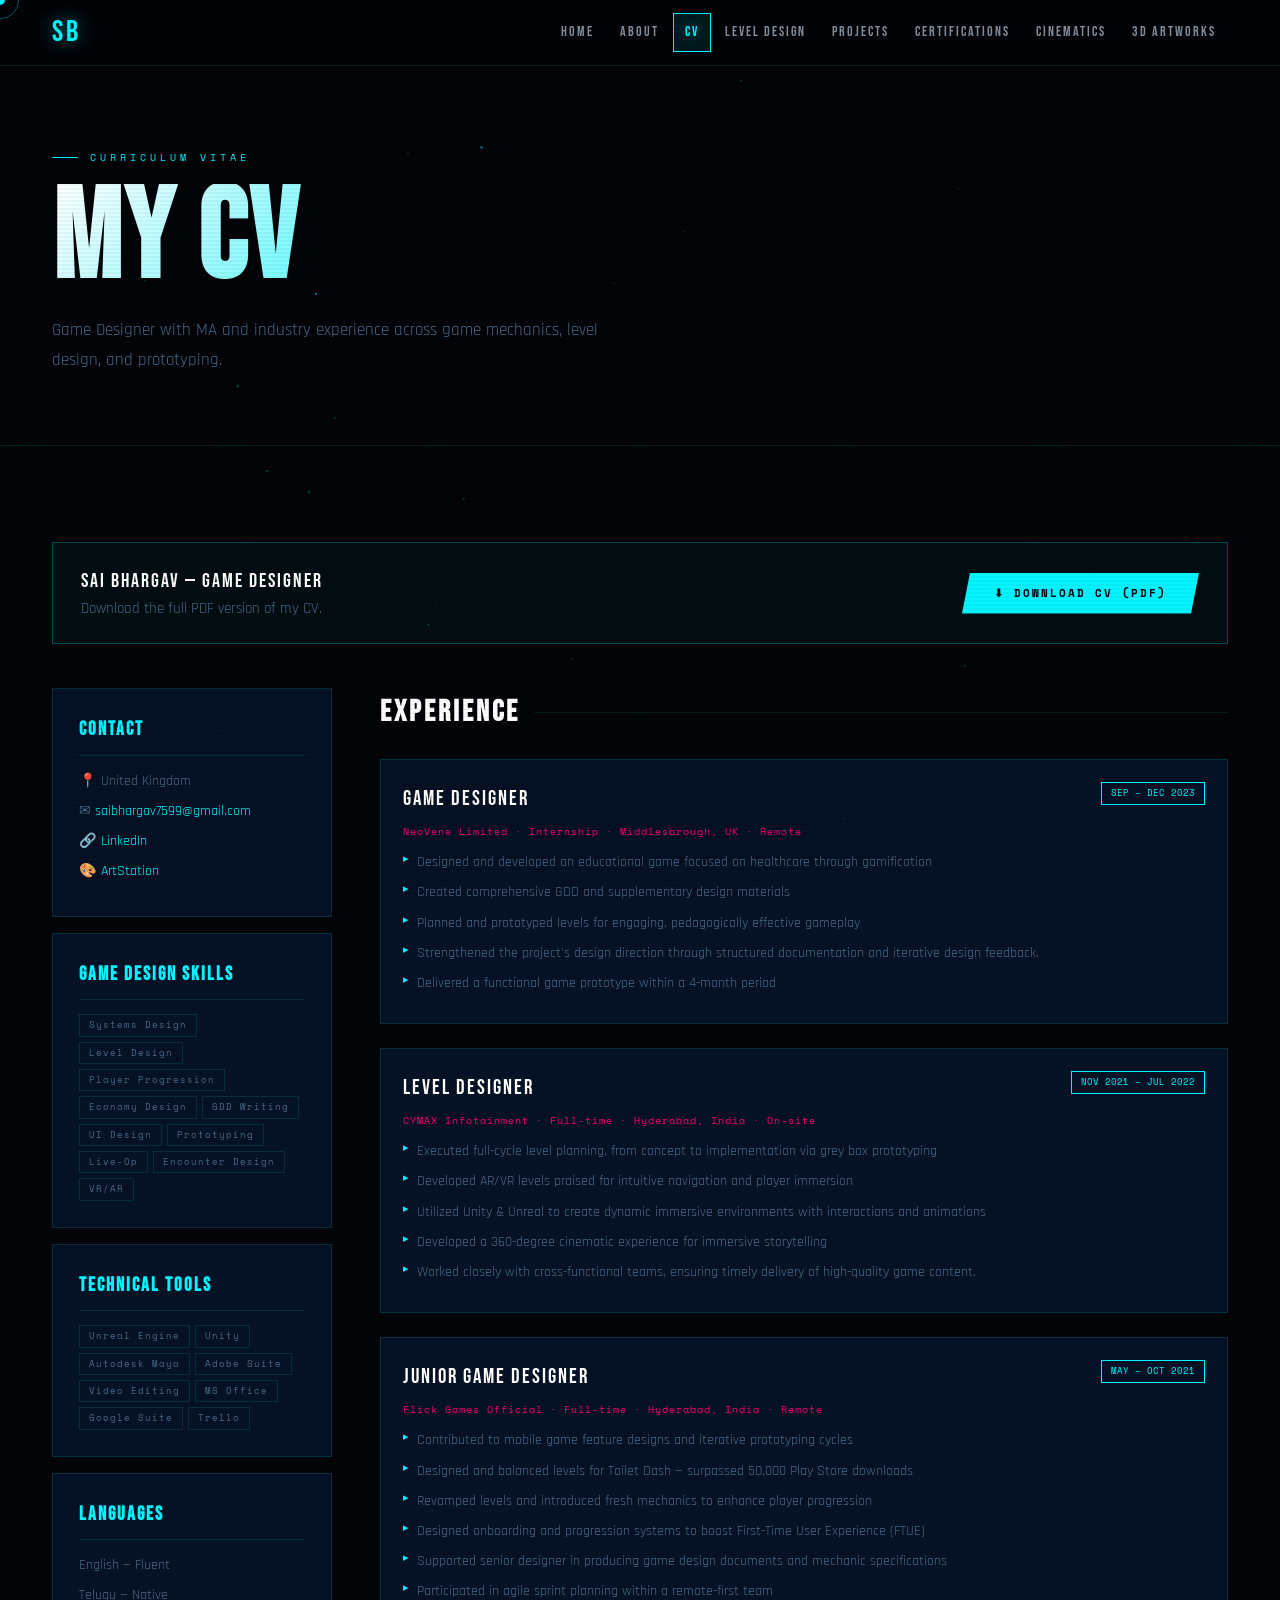
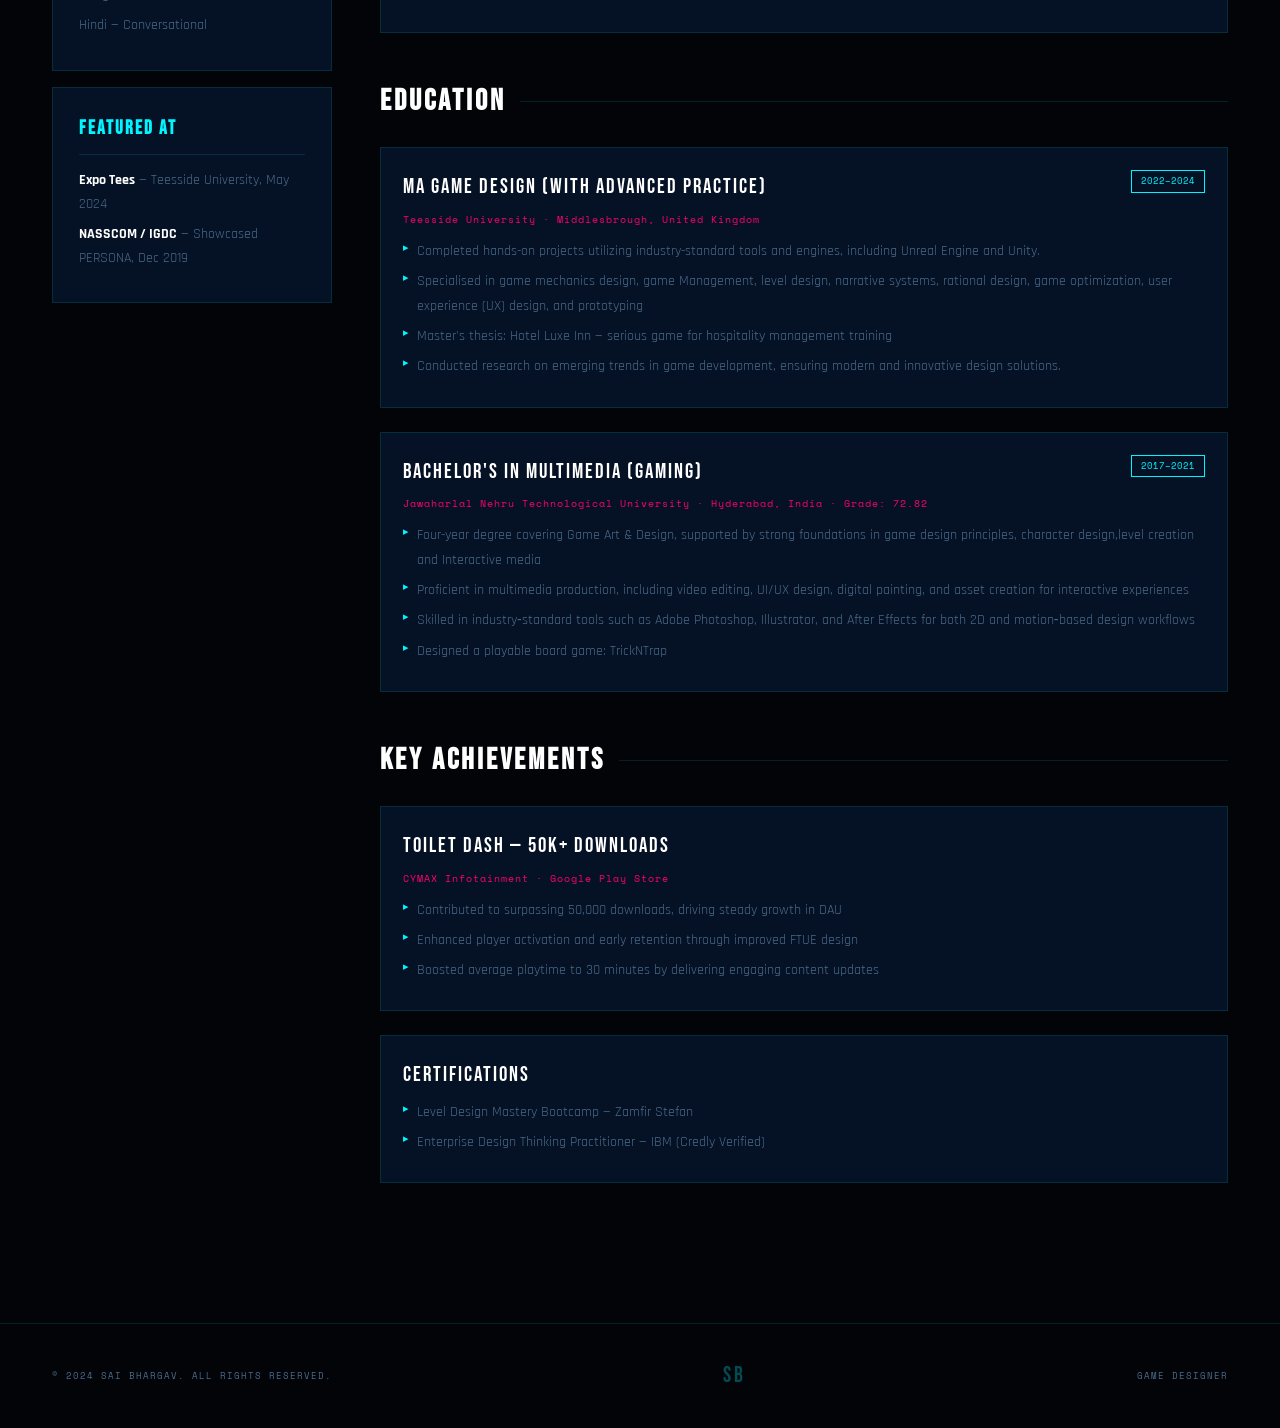
<file: pages/cv.html>
<!DOCTYPE html>
<html lang="en">
<head>
<meta charset="UTF-8"><meta name="viewport" content="width=device-width,initial-scale=1">
<title>CV — Sai Bhargav</title>
<link rel="preconnect" href="https://fonts.googleapis.com"><link rel="preconnect" href="https://fonts.gstatic.com" crossorigin>
<link href="https://fonts.googleapis.com/css2?family=Bebas+Neue&family=Space+Mono:wght@400;700&family=Rajdhani:wght@300;400;500;600;700&display=swap" rel="stylesheet">
<link rel="stylesheet" href="../assets/shared.css">
<style>
.cv-layout{display:grid;grid-template-columns:280px 1fr;gap:48px;align-items:start}
.cv-side{position:sticky;top:88px}
.cv-sidebar-card{background:var(--card);border:1px solid var(--bdr);padding:26px;margin-bottom:16px}
.cv-sidebar-card h4{font-family:'Bebas Neue',sans-serif;font-size:1.2rem;letter-spacing:2px;color:var(--c);border-bottom:1px solid var(--bdr);padding-bottom:9px;margin-bottom:14px}
.cv-sidebar-card p{font-size:.88rem;color:var(--dim);line-height:1.7;margin-bottom:6px}
.cv-sidebar-card a{color:var(--c);text-decoration:none}
.cv-tags{display:flex;flex-wrap:wrap;gap:5px}
.cv-tag{padding:3px 9px;border:1px solid var(--bdr);font-family:'Space Mono',monospace;font-size:.56rem;color:var(--dim);letter-spacing:1px}
.dl-bar{background:rgba(0,245,255,.04);border:1px solid var(--bdr2);padding:22px 28px;display:flex;align-items:center;justify-content:space-between;margin-bottom:44px;flex-wrap:wrap;gap:14px}
.dl-bar p{font-size:.95rem;color:var(--dim)}
.cv-sec{margin-bottom:44px}
.cv-sec h3{font-family:'Bebas Neue',sans-serif;font-size:1.9rem;letter-spacing:3px;color:#fff;margin-bottom:22px;display:flex;align-items:center;gap:14px}
.cv-sec h3::after{content:'';flex:1;height:1px;background:var(--bdr)}
.cv-entry{margin-bottom:24px;padding:22px;background:var(--card);border:1px solid var(--bdr);transition:border-color .3s}
.cv-entry:hover{border-color:var(--c)}
.cv-eh{display:flex;justify-content:space-between;align-items:flex-start;margin-bottom:8px;flex-wrap:wrap;gap:7px}
.cv-et{font-family:'Bebas Neue',sans-serif;font-size:1.32rem;letter-spacing:2px;color:#fff}
.cv-ed{font-family:'Space Mono',monospace;font-size:.58rem;color:var(--c);padding:3px 9px;border:1px solid var(--c)}
.cv-eo{font-family:'Space Mono',monospace;font-size:.64rem;color:var(--c2);letter-spacing:1px;margin-bottom:10px}
.cv-li{list-style:none;padding:0}
.cv-li li{font-size:.9rem;color:var(--dim);line-height:1.75;padding-left:14px;position:relative;margin-bottom:5px}
.cv-li li::before{content:'▸';position:absolute;left:0;color:var(--c);font-size:.68rem}
@media(max-width:860px){.cv-layout{grid-template-columns:1fr}.cv-side{position:static}}
</style>
</head>
<body>
<div id="cur"></div><div id="crng"></div><canvas id="bgc"></canvas><div id="pt"></div>
<nav>
  <a href="../index.html" class="nav-logo">SB</a>
  <ul class="nav-links">
    <li><a href="../index.html">Home</a></li><li><a href="about.html">About</a></li>
    <li><a href="cv.html" class="act">CV</a></li>
    <li><a href="https://saibhargav7599.github.io/operation-blackout/#goal" target="_blank">Level Design</a></li>
    <li><a href="projects.html">Projects</a></li><li><a href="certifications.html">Certifications</a></li>
    <li><a href="cinematics.html">Cinematics</a></li><li><a href="artworks.html">3D Artworks</a></li>
  </ul>
  <button class="ham" id="ham"><span></span><span></span><span></span></button>
</nav>
<div id="mobnav"><a href="../index.html">Home</a><a href="about.html">About</a><a href="cv.html">CV</a><a href="https://saibhargav7599.github.io/operation-blackout/#goal" target="_blank">Level Design</a><a href="projects.html">Projects</a><a href="certifications.html">Certifications</a><a href="cinematics.html">Cinematics</a><a href="artworks.html">3D Artworks</a></div>

<main>
<div class="page-hero"><div class="page-hero-eye">Curriculum Vitae</div><h1 class="page-hero-h1">MY CV</h1><p class="page-hero-sub">Game Designer with MA and industry experience across game mechanics, level design, and prototyping.</p></div>
<div class="wrap">
  <!-- Download bar -->
  <div class="dl-bar rev">
    <div><p style="color:#fff;font-family:'Bebas Neue',sans-serif;font-size:1.25rem;letter-spacing:2px">SAI BHARGAV — GAME DESIGNER</p><p>Download the full PDF version of my CV.</p></div>
    <a href="https://drive.google.com/file/d/1LWMikfOmmi29JtmlaarX702Kr6Og_1kX/view?usp=drive_link" target="_blank" class="btn btn-p">⬇ Download CV (PDF)</a>
  </div>
  <div class="cv-layout">
    <!-- Sidebar -->
    <div class="cv-side rev-l">
      <div class="cv-sidebar-card">
        <h4>CONTACT</h4>
        <p>📍 United Kingdom</p>
        <p>✉ <a href="mailto:saibhargav7599@gmail.com">saibhargav7599@gmail.com</a></p>
        <p>🔗 <a href="https://www.linkedin.com/in/saibhargav7599" target="_blank">LinkedIn</a></p>
        <p>🎨 <a href="http://sai_bhargav.artstation.com" target="_blank">ArtStation</a></p>
      </div>
      <div class="cv-sidebar-card">
        <h4>GAME DESIGN SKILLS</h4>
        <div class="cv-tags">
          <span class="cv-tag">Systems Design</span><span class="cv-tag">Level Design</span>
          <span class="cv-tag">Player Progression</span><span class="cv-tag">Economy Design</span>
          <span class="cv-tag">GDD Writing</span><span class="cv-tag">UI Design</span>
          <span class="cv-tag">Prototyping</span><span class="cv-tag">Live-Op</span>
          <span class="cv-tag">Encounter Design</span><span class="cv-tag">VR/AR</span>
        </div>
      </div>
      <div class="cv-sidebar-card">
        <h4>TECHNICAL TOOLS</h4>
        <div class="cv-tags">
          <span class="cv-tag">Unreal Engine</span><span class="cv-tag">Unity</span>
          <span class="cv-tag">Autodesk Maya</span><span class="cv-tag">Adobe Suite</span>
          <span class="cv-tag">Video Editing</span><span class="cv-tag">MS Office</span>
          <span class="cv-tag">Google Suite</span><span class="cv-tag">Trello</span>
        </div>
      </div>
      <div class="cv-sidebar-card">
        <h4>LANGUAGES</h4>
        <p>English — Fluent</p><p>Telugu — Native</p><p>Hindi — Conversational</p>
      </div>
      <div class="cv-sidebar-card">
        <h4>FEATURED AT</h4>
        <p><strong style="color:#fff">Expo Tees</strong> — Teesside University, May 2024</p>
        <p><strong style="color:#fff">NASSCOM / IGDC</strong> — Showcased PERSONA, Dec 2019</p>
      </div>
    </div>
    <!-- Main -->
    <div>
      <div class="cv-sec rev">
        <h3>EXPERIENCE</h3>
        <div class="cv-entry">
          <div class="cv-eh"><div class="cv-et">GAME DESIGNER</div><div class="cv-ed">SEP – DEC 2023</div></div>
          <div class="cv-eo">NeoVene Limited · Internship · Middlesbrough, UK · Remote</div>
          <ul class="cv-li">
            <li>Designed and developed an educational game focused on healthcare through gamification</li>
            <li>Created comprehensive GDD and supplementary design materials</li>
            <li>Planned and prototyped levels for engaging, pedagogically effective gameplay</li>
            <li>Strengthened the project's design direction through structured documentation and iterative design feedback.</li>
            <li>Delivered a functional game prototype within a 4-month period</li>
          </ul>
        </div>
        <div class="cv-entry">
          <div class="cv-eh"><div class="cv-et">LEVEL DESIGNER</div><div class="cv-ed">NOV 2021 – JUL 2022</div></div>
          <div class="cv-eo">CYMAX Infotainment · Full-time · Hyderabad, India · On-site </div>
          <ul class="cv-li">
            <li>Executed full-cycle level planning, from concept to implementation via grey box prototyping</li>
            <li>Developed AR/VR levels praised for intuitive navigation and player immersion</li>
            <li>Utilized Unity & Unreal to create dynamic immersive environments with interactions and animations</li>
            <li>Developed a 360-degree cinematic experience for immersive storytelling</li>
            <li>Worked closely with cross-functional teams, ensuring timely delivery of high-quality game content.</li>
          </ul>
        </div>
        <div class="cv-entry">
          <div class="cv-eh"><div class="cv-et">JUNIOR GAME DESIGNER</div><div class="cv-ed">MAY – OCT 2021</div></div>
          <div class="cv-eo">Flick Games Official · Full-time · Hyderabad, India · Remote </div>
          <ul class="cv-li">
            <li>Contributed to mobile game feature designs and iterative prototyping cycles</li>
            <li>Designed and balanced levels for Toilet Dash — surpassed 50,000 Play Store downloads</li>
            <li>Revamped levels and introduced fresh mechanics to enhance player progression</li>
            <li>Designed onboarding and progression systems to boost First-Time User Experience (FTUE)</li>
            <li>Supported senior designer in producing game design documents and mechanic specifications</li>
            <li>Participated in agile sprint planning within a remote-first team</li>
          </ul>
        </div>
      </div>
      <div class="cv-sec rev">
        <h3>EDUCATION</h3>
        <div class="cv-entry">
          <div class="cv-eh"><div class="cv-et">MA GAME DESIGN (WITH ADVANCED PRACTICE)</div><div class="cv-ed">2022–2024</div></div>
          <div class="cv-eo">Teesside University · Middlesbrough, United Kingdom</div>
          <ul class="cv-li">
            <li>Completed hands-on projects utilizing industry-standard tools and engines, including Unreal Engine and Unity.</li>
            <li>Specialised in game mechanics design, game Management, level design, narrative systems, rational design, game optimization, user experience (UX) design, and prototyping</li>
            <li>Master's thesis: Hotel Luxe Inn — serious game for hospitality management training</li>
            <li>Conducted research on emerging trends in game development, ensuring modern and innovative design solutions.</li>
          </ul>
        </div>
        <div class="cv-entry">
          <div class="cv-eh"><div class="cv-et">BACHELOR'S IN MULTIMEDIA (GAMING)</div><div class="cv-ed">2017–2021</div></div>
          <div class="cv-eo">Jawaharlal Nehru Technological University · Hyderabad, India · Grade: 72.82</div>
          <ul class="cv-li">
            <li>Four-year degree covering  Game Art & Design, supported by strong foundations in game design principles, character design,level creation and Interactive media</li>
            <li>Proficient in multimedia production, including video editing, UI/UX design, digital painting, and asset creation for interactive experiences</li>
            <li>Skilled in industry‑standard tools such as Adobe Photoshop, Illustrator, and After Effects for both 2D and motion‑based design workflows</li>
            <li>Designed a playable board game: TrickNTrap</li>
          </ul>
        </div>
      </div>
      <div class="cv-sec rev">
        <h3>KEY ACHIEVEMENTS</h3>
        <div class="cv-entry">
          <div class="cv-eh"><div class="cv-et">TOILET DASH — 50K+ DOWNLOADS</div></div>
          <div class="cv-eo">CYMAX Infotainment · Google Play Store</div>
          <ul class="cv-li">
            <li>Contributed to surpassing 50,000 downloads, driving steady growth in DAU</li>
            <li>Enhanced player activation and early retention through improved FTUE design</li>
            <li>Boosted average playtime to 30 minutes by delivering engaging content updates</li>
          </ul>
        </div>
        <div class="cv-entry">
          <div class="cv-eh"><div class="cv-et">CERTIFICATIONS</div></div>
          <ul class="cv-li">
            <li>Level Design Mastery Bootcamp — Zamfir Stefan</li>
            <li>Enterprise Design Thinking Practitioner — IBM (Credly Verified)</li>
          </ul>
        </div>
      </div>
    </div>
  </div>
</div>
</main>
<footer><div class="f-copy">© 2024 SAI BHARGAV. ALL RIGHTS RESERVED.</div><div class="f-logo">SB</div><div class="f-copy">GAME DESIGNER</div></footer>
<script src="../assets/shared.js"></script>
<script>document.getElementById('ham').onclick=()=>document.getElementById('mobnav').classList.toggle('open');</script>
</body>
</html>
</file>
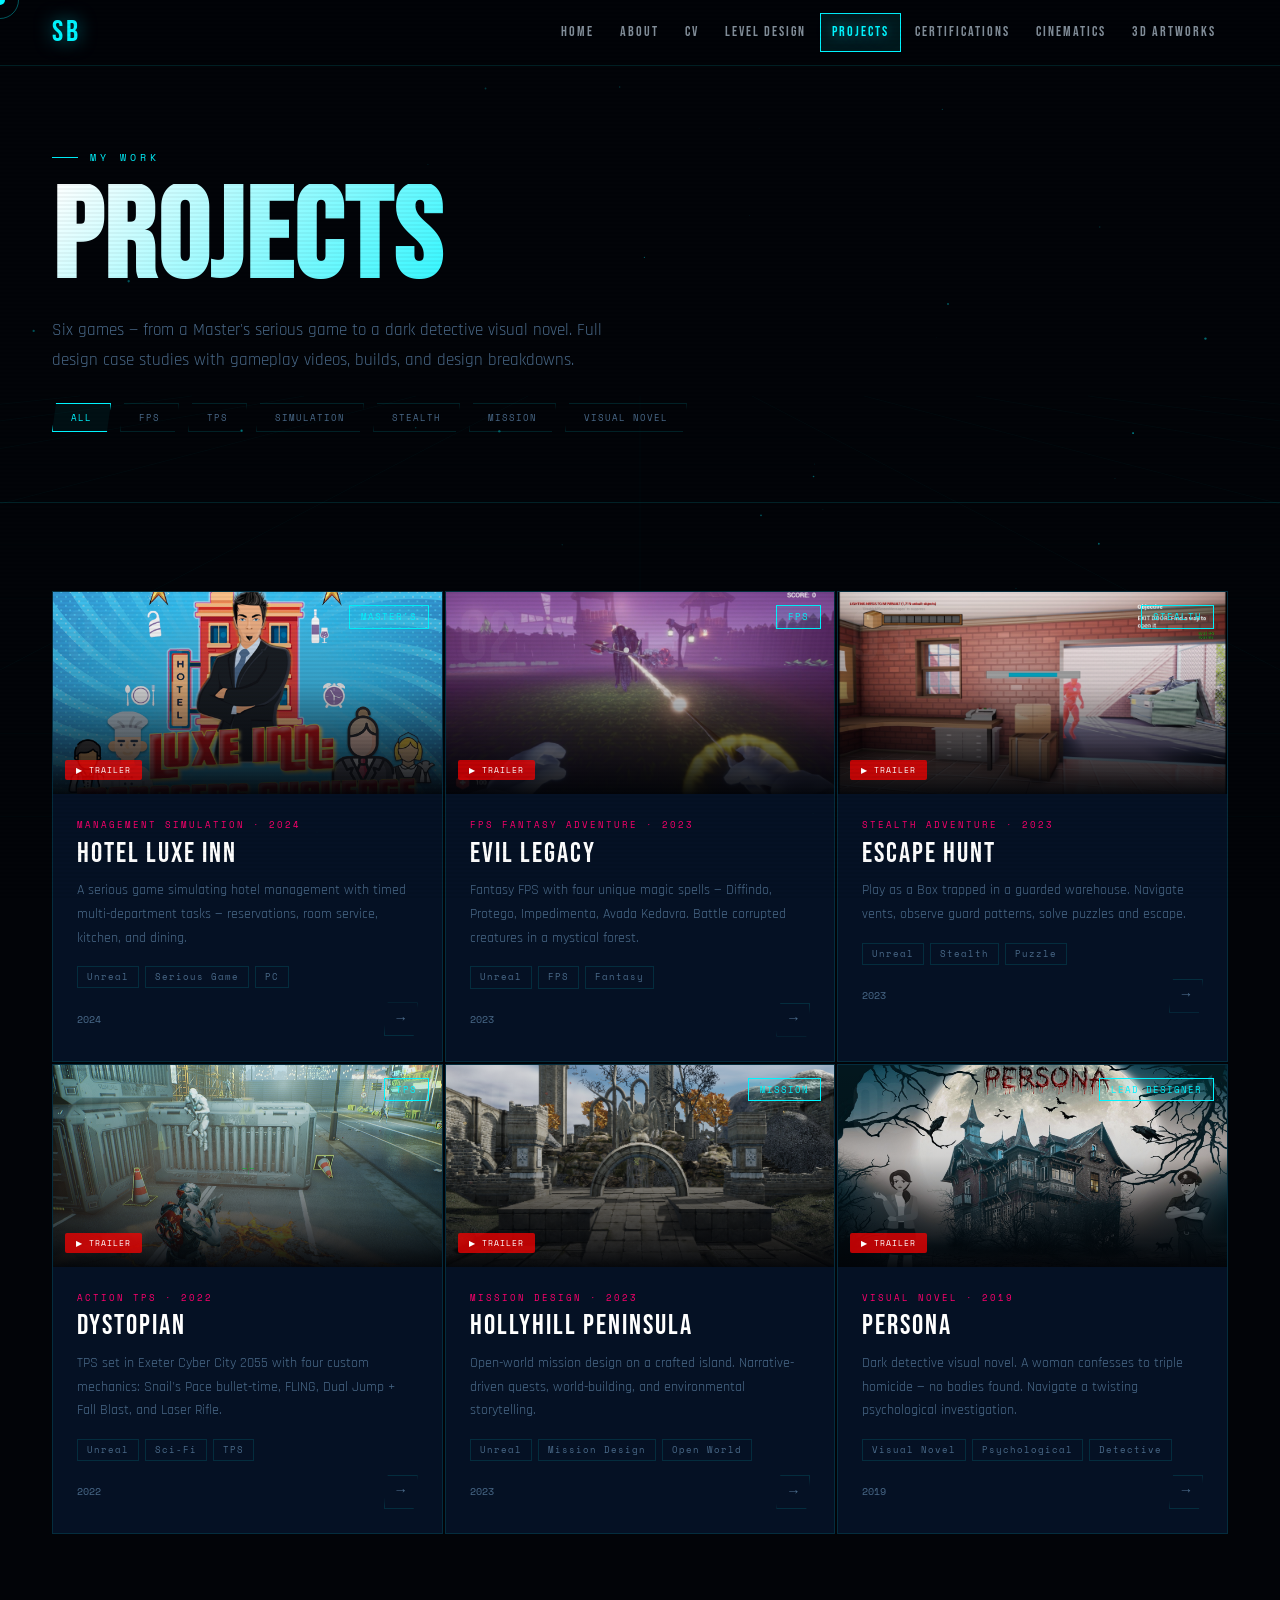
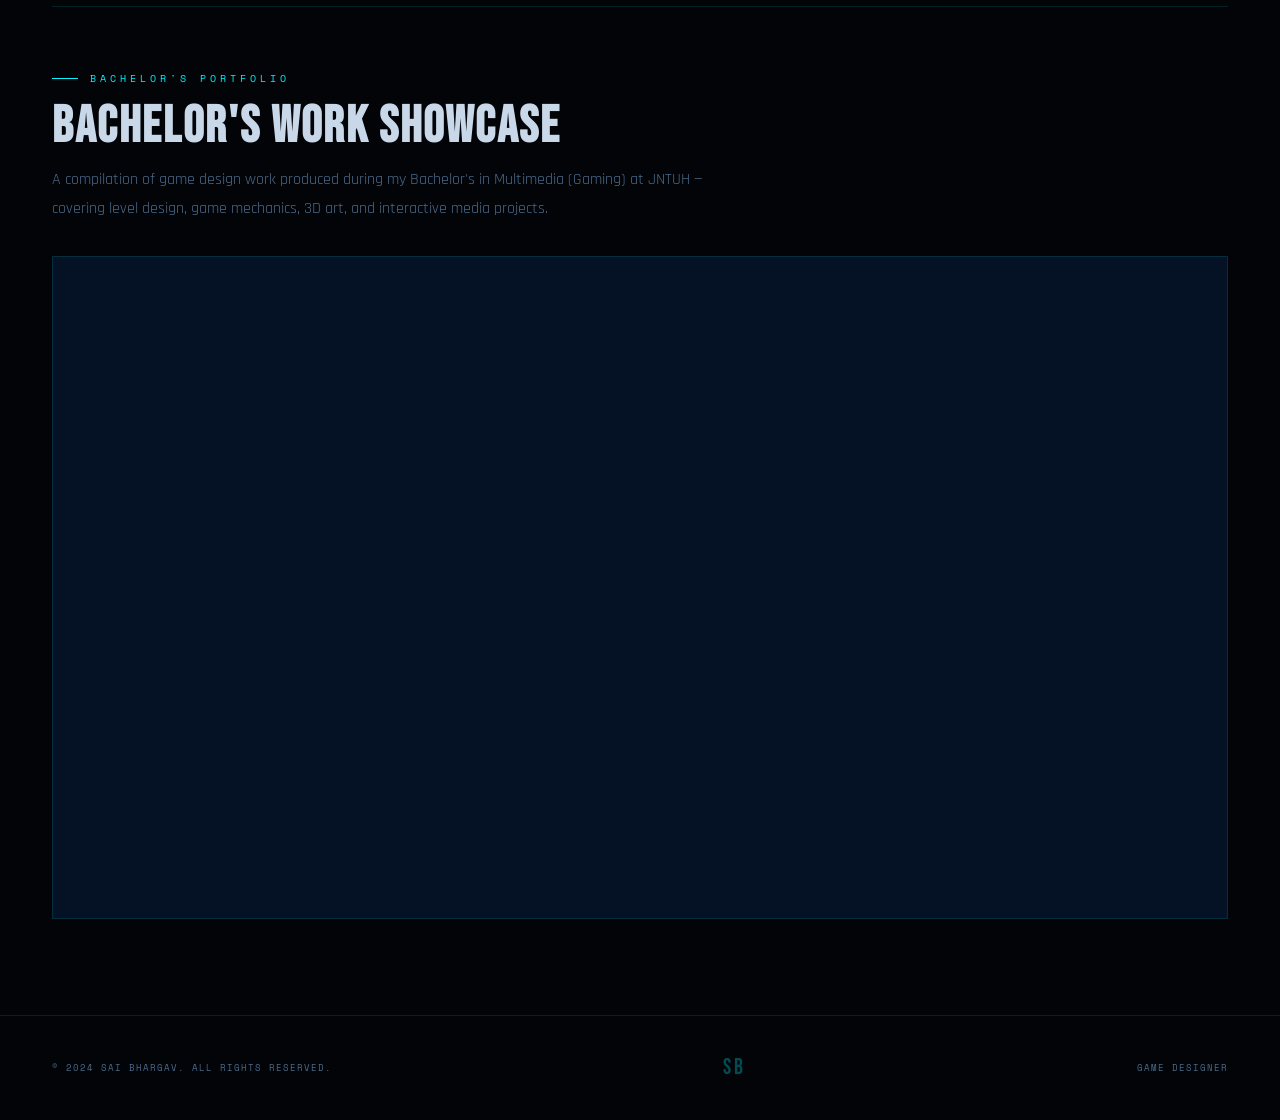
<file: pages/projects.html>
<!DOCTYPE html>
<html lang="en">
<head>
<meta charset="UTF-8"><meta name="viewport" content="width=device-width,initial-scale=1">
<title>Projects — Sai Bhargav</title>
<link rel="stylesheet" href="../assets/shared.css">
<style>
.filter-bar{display:flex;gap:9px;flex-wrap:wrap;margin-top:28px}
.fb{padding:7px 18px;border:1px solid var(--bdr);font-family:'Space Mono',monospace;font-size:.58rem;color:var(--dim);letter-spacing:1px;cursor:pointer;background:transparent;transition:all .3s;clip-path:polygon(4px 0%,100% 0%,calc(100% - 4px) 100%,0% 100%)}
.fb.on,.fb:hover{border-color:var(--c);color:var(--c);background:rgba(0,245,255,.05)}
.proj-grid{display:grid;grid-template-columns:repeat(auto-fill,minmax(360px,1fr));gap:2px;margin-top:48px}
.pc{background:var(--card);border:1px solid var(--bdr);overflow:hidden;cursor:pointer;transition:border-color .3s,transform .3s,box-shadow .3s}
.pc:hover{border-color:var(--c);transform:translateY(-6px);box-shadow:var(--glow)}
.pt{width:100%;padding-top:52%;position:relative;overflow:hidden}
.pt-bg{position:absolute;inset:0;transition:transform .5s;background-size:cover;background-position:center}
.pc:hover .pt-bg{transform:scale(1.06)}
.pt-ov{position:absolute;inset:0;background:linear-gradient(to top,rgba(2,4,8,.97) 0%,rgba(2,4,8,.18) 55%,transparent 100%)}
.pt-badge{position:absolute;top:13px;right:13px;padding:4px 11px;border:1px solid var(--c);background:rgba(0,245,255,.08);font-family:'Space Mono',monospace;font-size:.54rem;color:var(--c);letter-spacing:1px;z-index:2}
.pt-n{position:absolute;top:11px;left:13px;font-family:'Bebas Neue',sans-serif;font-size:4.5rem;color:rgba(255,255,255,.04);z-index:1;line-height:1}
.pt-yt{position:absolute;bottom:12px;left:12px;z-index:3}
.yt-chip{padding:4px 11px;background:rgba(255,0,0,.72);font-family:'Space Mono',monospace;font-size:.52rem;color:#fff;letter-spacing:1px;text-decoration:none;border-radius:2px;transition:background .3s}
.yt-chip:hover{background:rgba(255,0,0,1)}
.pi{padding:24px}
.pi-genre{font-family:'Space Mono',monospace;font-size:.57rem;color:var(--c2);letter-spacing:2px;text-transform:uppercase;margin-bottom:6px}
.pi-name{font-family:'Bebas Neue',sans-serif;font-size:1.75rem;letter-spacing:2px;color:#fff;line-height:1.1;margin-bottom:10px}
.pi-desc{font-size:.87rem;color:var(--dim);line-height:1.7;margin-bottom:16px;display:-webkit-box;-webkit-line-clamp:3;-webkit-box-orient:vertical;overflow:hidden}
.pi-tags{display:flex;flex-wrap:wrap;gap:6px;margin-bottom:14px}
.pi-tag{padding:3px 9px;border:1px solid var(--bdr);font-family:'Space Mono',monospace;font-size:.55rem;color:var(--dim);letter-spacing:1px}
.pi-foot{display:flex;align-items:center;justify-content:space-between}
.pi-yr{font-family:'Space Mono',monospace;font-size:.6rem;color:var(--dim)}
.pi-arr{width:34px;height:34px;border:1px solid var(--bdr);display:flex;align-items:center;justify-content:center;clip-path:polygon(4px 0%,100% 0%,calc(100% - 4px) 100%,0% 100%);transition:all .3s;color:var(--dim);font-size:.9rem}
.pc:hover .pi-arr{background:var(--c);color:var(--bg);border-color:var(--c)}

/* DETAIL OVERLAY — full-screen panel (no browser nav interference) */
.detail-ov{position:fixed;inset:0;z-index:700;background:rgba(2,4,8,.98);overflow-y:auto;
  opacity:0;pointer-events:none;transition:opacity .4s;
  scrollbar-width:thin;scrollbar-color:var(--c) transparent}
.detail-ov.open{opacity:1;pointer-events:all}
.d-hero{position:relative;width:100%;padding-top:42%;overflow:hidden}
.d-hero-img{position:absolute;inset:0;width:100%;height:100%;object-fit:cover;filter:brightness(.5)}
.d-hero-ov{position:absolute;inset:0;background:linear-gradient(to top,rgba(2,4,8,1) 0%,rgba(2,4,8,.5) 50%,transparent 100%)}
.d-hero-content{position:absolute;bottom:36px;left:56px;right:56px;z-index:2}
.d-close{position:absolute;top:16px;right:16px;z-index:10;width:44px;height:44px;background:rgba(2,4,8,.85);border:1px solid var(--bdr);color:var(--txt);font-size:1.1rem;cursor:pointer;display:flex;align-items:center;justify-content:center;transition:all .3s}
.d-close:hover{border-color:var(--c2);color:var(--c2)}
.d-body{max-width:1000px;margin:0 auto;padding:0 56px 80px}
.d-genre{display:inline-block;padding:4px 13px;border:1px solid var(--c2);font-family:'Space Mono',monospace;font-size:.57rem;color:var(--c2);letter-spacing:2px;margin-bottom:12px}
.d-title{font-family:'Bebas Neue',sans-serif;font-size:clamp(2.4rem,6vw,5rem);letter-spacing:3px;line-height:.9;margin-bottom:8px}
.d-role{font-family:'Space Mono',monospace;font-size:.65rem;color:var(--c);letter-spacing:2px}
.d-specs{display:grid;grid-template-columns:repeat(4,1fr);gap:11px;margin:22px 0}
.dsp{padding:13px;background:rgba(0,245,255,.03);border:1px solid var(--bdr);text-align:center}
.dspk{font-family:'Space Mono',monospace;font-size:.5rem;color:var(--dim);letter-spacing:2px;text-transform:uppercase;margin-bottom:5px}
.dspv{font-family:'Bebas Neue',sans-serif;font-size:1.15rem;color:var(--c);letter-spacing:2px}
.d-sh{font-family:'Bebas Neue',sans-serif;font-size:1.5rem;letter-spacing:3px;color:#fff;margin:30px 0 13px;display:flex;align-items:center;gap:13px}
.d-sh::after{content:'';flex:1;height:1px;background:var(--bdr)}
.d-p{font-size:1rem;line-height:1.9;color:var(--dim);margin-bottom:16px}
.mech-grid{display:grid;grid-template-columns:1fr 1fr;gap:12px;margin-bottom:28px}
.mech{display:flex;gap:12px;padding:14px;background:rgba(0,245,255,.03);border-left:2px solid var(--c)}
.mi{font-size:1.3rem;flex-shrink:0}.mn{font-family:'Bebas Neue',sans-serif;font-size:.97rem;letter-spacing:2px;color:#fff;margin-bottom:3px}.md{font-size:.83rem;color:var(--dim);line-height:1.55}
.d-links{display:flex;gap:11px;flex-wrap:wrap;margin-top:28px;padding-top:22px;border-top:1px solid var(--bdr)}
@media(max-width:860px){.proj-grid{grid-template-columns:1fr}.d-body{padding:0 22px 56px}.d-hero-content{left:20px;right:20px}.d-specs,.mech-grid{grid-template-columns:1fr 1fr}}
@media(max-width:540px){.d-specs,.mech-grid{grid-template-columns:1fr}}
</style>
</head>
<body>
<div id="cur"></div><div id="crng"></div><canvas id="bgc"></canvas><div id="pt"></div>
<nav>
  <a href="../index.html" class="nav-logo">SB</a>
  <ul class="nav-links">
    <li><a href="../index.html">Home</a></li><li><a href="about.html">About</a></li><li><a href="cv.html">CV</a></li>
    <li><a href="https://saibhargav7599.github.io/operation-blackout/#goal" target="_blank">Level Design</a></li>
    <li><a href="projects.html" class="act">Projects</a></li>
    <li><a href="certifications.html">Certifications</a></li><li><a href="cinematics.html">Cinematics</a></li><li><a href="artworks.html">3D Artworks</a></li>
  </ul>
  <button class="ham" id="ham"><span></span><span></span><span></span></button>
</nav>
<div id="mobnav"><a href="../index.html">Home</a><a href="about.html">About</a><a href="cv.html">CV</a><a href="https://saibhargav7599.github.io/operation-blackout/#goal" target="_blank">Level Design</a><a href="projects.html">Projects</a><a href="certifications.html">Certifications</a><a href="cinematics.html">Cinematics</a><a href="artworks.html">3D Artworks</a></div>

<main>
<div class="page-hero">
  <div class="page-hero-eye">My Work</div>
  <h1 class="page-hero-h1">PROJECTS</h1>
  <p class="page-hero-sub">Six games — from a Master's serious game to a dark detective visual novel. Full design case studies with gameplay videos, builds, and design breakdowns.</p>
  <div class="filter-bar">
    <button class="fb on" onclick="filt('all',this)">ALL</button>
    <button class="fb" onclick="filt('FPS',this)">FPS</button>
    <button class="fb" onclick="filt('TPS',this)">TPS</button>
    <button class="fb" onclick="filt('Simulation',this)">SIMULATION</button>
    <button class="fb" onclick="filt('Stealth',this)">STEALTH</button>
    <button class="fb" onclick="filt('Mission',this)">MISSION</button>
    <button class="fb" onclick="filt('Visual Novel',this)">VISUAL NOVEL</button>
  </div>
</div>
<div class="wrap" style="padding-top:40px">
  <div class="proj-grid" id="pg">

    <div class="pc rev" data-g="Simulation" onclick="openD('hotel')">
      <div class="pt"><div class="pt-bg" style="background-image:url('LuxeInn.png');background-color:#140228"></div><div class="pt-ov"></div><div class="pt-n">01</div><div class="pt-badge">MASTER'S</div><div class="pt-yt"><a href="https://youtu.be/xCHTsjbmJTY" target="_blank" onclick="event.stopPropagation()" class="yt-chip">▶ TRAILER</a></div></div>
      <div class="pi"><div class="pi-genre">Management Simulation · 2024</div><div class="pi-name">HOTEL LUXE INN</div><div class="pi-desc">A serious game simulating hotel management with timed multi-department tasks — reservations, room service, kitchen, and dining.</div><div class="pi-tags"><span class="pi-tag">Unreal</span><span class="pi-tag">Serious Game</span><span class="pi-tag">PC</span></div><div class="pi-foot"><span class="pi-yr">2024</span><div class="pi-arr">→</div></div></div>
    </div>

    <div class="pc rev d1" data-g="FPS" onclick="openD('evil')">
      <div class="pt"><div class="pt-bg" style="background-image:url('Evillegacy.png');background-color:#081508"></div><div class="pt-ov"></div><div class="pt-n">02</div><div class="pt-badge">FPS</div><div class="pt-yt"><a href="https://youtu.be/Bc49S2FR3qk" target="_blank" onclick="event.stopPropagation()" class="yt-chip">▶ TRAILER</a></div></div>
      <div class="pi"><div class="pi-genre">FPS Fantasy Adventure · 2023</div><div class="pi-name">EVIL LEGACY</div><div class="pi-desc">Fantasy FPS with four unique magic spells — Diffindo, Protego, Impedimenta, Avada Kedavra. Battle corrupted creatures in a mystical forest.</div><div class="pi-tags"><span class="pi-tag">Unreal</span><span class="pi-tag">FPS</span><span class="pi-tag">Fantasy</span></div><div class="pi-foot"><span class="pi-yr">2023</span><div class="pi-arr">→</div></div></div>
    </div>

    <div class="pc rev d2" data-g="Stealth" onclick="openD('escape')">
      <div class="pt"><div class="pt-bg" style="background-image:url('Escapehunt.png');background-color:#181800"></div><div class="pt-ov"></div><div class="pt-n">03</div><div class="pt-badge">STEALTH</div><div class="pt-yt"><a href="https://youtu.be/lqwcb-ts59o4" target="_blank" onclick="event.stopPropagation()" class="yt-chip">▶ TRAILER</a></div></div>
      <div class="pi"><div class="pi-genre">Stealth Adventure · 2023</div><div class="pi-name">ESCAPE HUNT</div><div class="pi-desc">Play as a Box trapped in a guarded warehouse. Navigate vents, observe guard patterns, solve puzzles and escape.</div><div class="pi-tags"><span class="pi-tag">Unreal</span><span class="pi-tag">Stealth</span><span class="pi-tag">Puzzle</span></div><div class="pi-foot"><span class="pi-yr">2023</span><div class="pi-arr">→</div></div></div>
    </div>

    <div class="pc rev d1" data-g="TPS" onclick="openD('dystopian')">
      <div class="pt"><div class="pt-bg" style="background-image:url('Dystopian.png');background-color:#080818"></div><div class="pt-ov"></div><div class="pt-n">04</div><div class="pt-badge">TPS</div><div class="pt-yt"><a href="https://youtu.be/FyTiHAGFq24" target="_blank" onclick="event.stopPropagation()" class="yt-chip">▶ TRAILER</a></div></div>
      <div class="pi"><div class="pi-genre">Action TPS · 2022</div><div class="pi-name">DYSTOPIAN</div><div class="pi-desc">TPS set in Exeter Cyber City 2055 with four custom mechanics: Snail's Pace bullet-time, FLING, Dual Jump + Fall Blast, and Laser Rifle.</div><div class="pi-tags"><span class="pi-tag">Unreal</span><span class="pi-tag">Sci-Fi</span><span class="pi-tag">TPS</span></div><div class="pi-foot"><span class="pi-yr">2022</span><div class="pi-arr">→</div></div></div>
    </div>

    <div class="pc rev d2" data-g="Mission" onclick="openD('hollyhill')">
      <div class="pt"><div class="pt-bg" style="background-image:url('Missiondesign.png');background-color:#001810"></div><div class="pt-ov"></div><div class="pt-n">05</div><div class="pt-badge">MISSION</div><div class="pt-yt"><a href="https://youtu.be/CTgqu1qcPm8" target="_blank" onclick="event.stopPropagation()" class="yt-chip">▶ TRAILER</a></div></div>
      <div class="pi"><div class="pi-genre">Mission Design · 2023</div><div class="pi-name">HOLLYHILL PENINSULA</div><div class="pi-desc">Open-world mission design on a crafted island. Narrative-driven quests, world-building, and environmental storytelling.</div><div class="pi-tags"><span class="pi-tag">Unreal</span><span class="pi-tag">Mission Design</span><span class="pi-tag">Open World</span></div><div class="pi-foot"><span class="pi-yr">2023</span><div class="pi-arr">→</div></div></div>
    </div>

    <div class="pc rev d3" data-g="Visual Novel" onclick="openD('persona')">
      <div class="pt"><div class="pt-bg" style="background-image:url('Persona.png');background-color:#180606"></div><div class="pt-ov"></div><div class="pt-n">06</div><div class="pt-badge">LEAD DESIGNER</div><div class="pt-yt"><a href="https://youtu.be/4iclQtB6GZg" target="_blank" onclick="event.stopPropagation()" class="yt-chip">▶ TRAILER</a></div></div>
      <div class="pi"><div class="pi-genre">Visual Novel · 2019</div><div class="pi-name">PERSONA</div><div class="pi-desc">Dark detective visual novel. A woman confesses to triple homicide — no bodies found. Navigate a twisting psychological investigation.</div><div class="pi-tags"><span class="pi-tag">Visual Novel</span><span class="pi-tag">Psychological</span><span class="pi-tag">Detective</span></div><div class="pi-foot"><span class="pi-yr">2019</span><div class="pi-arr">→</div></div></div>
    </div>

  </div>

  <!-- ══ BACHELOR'S PORTFOLIO VIDEO ══ -->
  <div style="margin-top:72px;border-top:1px solid var(--bdr);padding-top:64px" class="rev">
    <div style="font-family:'Space Mono',monospace;font-size:.62rem;letter-spacing:4px;color:var(--c);text-transform:uppercase;display:flex;align-items:center;gap:12px;margin-bottom:14px">
      <span style="width:26px;height:1px;background:var(--c);display:inline-block"></span>
      Bachelor's Portfolio
    </div>
    <h2 style="font-family:'Bebas Neue',sans-serif;font-size:clamp(2rem,4vw,3.6rem);letter-spacing:2px;line-height:1;margin-bottom:14px">BACHELOR'S WORK SHOWCASE</h2>
    <p style="font-size:1rem;color:var(--dim);line-height:1.8;max-width:680px;margin-bottom:32px">A compilation of game design work produced during my Bachelor's in Multimedia (Gaming) at JNTUH — covering level design, game mechanics, 3D art, and interactive media projects.</p>
    <div style="position:relative;width:100%;padding-top:56.25%;background:var(--card);border:1px solid var(--bdr);overflow:hidden">
      <iframe
        src="https://drive.google.com/file/d/1tF1qDk0hziEz5xnMhBN6EYUMhmJR7tAt/preview"
        style="position:absolute;inset:0;width:100%;height:100%;border:none"
        allow="autoplay"
        allowfullscreen>
      </iframe>
    </div>
  </div>

</div>
</main>

<!-- DETAIL OVERLAY — pushes to history so back button closes it -->
<div class="detail-ov" id="dov">
  <div class="d-hero" id="dh">
    <div class="d-hero-ov"></div>
    <button class="d-close" onclick="closeD()">✕</button>
    <div class="d-hero-content">
      <div class="d-genre" id="dgen"></div>
      <h2 class="d-title" id="dtit"></h2>
      <div class="d-role" id="drol"></div>
    </div>
  </div>
  <div class="d-body">
    <div class="d-specs" id="dsp"></div>
    <div class="d-sh">OVERVIEW</div><p class="d-p" id="doverview"></p>
    <div class="d-sh">DESIGN GOALS</div><p class="d-p" id="dgoals"></p>
    <div class="d-sh">GAME MECHANICS</div><div class="mech-grid" id="dmechs"></div>
    <div class="d-sh">TOOLS USED</div><p class="d-p" id="dtools"></p>
    <div class="d-sh">PROCESS</div><p class="d-p" id="dprocess"></p>
    <div class="d-links" id="dlnks"></div>
  </div>
</div>

<footer><div class="f-copy">© 2024 SAI BHARGAV. ALL RIGHTS RESERVED.</div><div class="f-logo">SB</div><div class="f-copy">GAME DESIGNER</div></footer>
<script src="../assets/shared.js"></script>
<script>
document.getElementById('ham').onclick=()=>document.getElementById('mobnav').classList.toggle('open');
function filt(g,btn){
  document.querySelectorAll('.fb').forEach(b=>b.classList.remove('on'));btn.classList.add('on');
  document.querySelectorAll('.pc').forEach(c=>{c.style.display=(g==='all'||c.dataset.g===g)?'':'none';});
}
const PD={
  hotel:{genre:'Management Simulation',title:"HOTEL LUXE INN: MANAGER'S CHALLENGE",role:"// Master's Project — Solo Designer",year:'2024',platform:'PC',engine:'Unreal',type:'Serious Game',img:'LuxeInn.png',ytId:'xCHTsjbmJTY',
    overview:"A serious game putting you in the shoes of a busy hotel manager. Through a series of timed tasks across reservations, room service, kitchen management and dining — all about efficient time management and hospitality skills. Master's thesis: An approach to develop a serious game in hospitality addressing the challenges faced by a hotel manager.",
    goals:"(1) Replicate real hotel management pressure through meaningful time constraints. (2) Teach resource allocation through gameplay rather than instruction. (3) Provide immediate feedback loops that reinforce correct management decisions. (4) Be genuinely engaging while remaining pedagogically effective.",
    mechs:[{i:'⏱️',n:'TIME MANAGEMENT',d:'Prioritize and juggle multiple hotel tasks simultaneously with real-time deadlines.'},{i:'🏨',n:'MULTI-DEPARTMENT',d:'Manage reservations, room service, kitchen, and dining as interconnected systems.'},{i:'📊',n:'EDUCATIONAL FEEDBACK',d:'Real-time performance scoring teaches efficient hotel management principles.'},{i:'🎯',n:'TASK PRIORITIZATION',d:'Assess urgency and importance of competing tasks to maximize hotel performance.'}],
    tools:'Unity 3D, Adobe Photoshop (UI), Microsoft Excel (balance), Google Suite (GDD), Trello (project management)',
    process:"Phase 1 — Research: Literature review on serious games in hospitality. Phase 2 — GDD: Full design documentation covering all mechanics, tasks, and scoring. Phase 3 — Prototype: Grey box Unity prototype to test core task loop timing. Phase 4 — Iteration: 4 playtest sessions with adjustments to timing and task complexity. Phase 5 — Polish: UI pass, audio integration, and performance optimization.",
    links:[{l:'▶ Gameplay Video',h:'https://youtu.be/xCHTsjbmJTY'},{l:'⬇ Download Build',h:'https://drive.google.com/file/d/1gxt_WkotQk0s4rO7OJoQ0ZQs16-QeoB2/view'},{l:'📄 PDF',h:'https://drive.google.com/file/d/1cCnpSW-y58CAdkyc66Zq5skm8AUJRFPB/view'}]},
  evil:{genre:'FPS Fantasy Adventure',title:'EVIL LEGACY',role:'// Course Project: Rational Design',year:'2023',platform:'PC',engine:'Unreal',type:'FPS Game',img:'Evillegacy.png',ytId:'Bc49S2FR3qk',
    overview:"A fantasy action-adventure FPS through a mystical forest. Play as a young wizard — dark wizard Zephyrus used dark magic to corrupt the magical creatures of the forest. Using your wand and four unique magical abilities, defeat the corrupted creatures and end Zephyrus's evil legacy.",
    goals:"(1) Design four distinct spells each with a unique strategic role. (2) Create meaningful resource management through spell cooldowns. (3) Build a progressive combat difficulty curve that teaches each spell before requiring combined use.",
    mechs:[{i:'⚡',n:'DIFFINDO (LIGHTNING)',d:'Causes lightning bolts to strike enemies — reliable constant damage over time.'},{i:'🛡️',n:'PROTEGO (DEFENSE)',d:'Creates a temporary shield blocking attacks. Limited duration requires tactical use.'},{i:'❄️',n:'IMPEDIMENTA (FREEZE)',d:'Freezes enemies while dealing damage — great for crowd control or escape.'},{i:'🔥',n:'AVADA KEDAVRA (FIREBALL)',d:'Powerful burst damage fireball — high cooldown, most devastating spell.'}],
    tools:'Unreal Engine (gameplay, environment, animations), Autodesk Maya (props), Adobe Photoshop (textures, UI), PureRef (visual references)',
    process:"Phase 1 — Concept: Defined the four-spell system. Phase 2 — Blockout: Forest environment blockout for navigation testing. Phase 3 — Mechanic Implementation: Each spell via Unreal Blueprints with tuned cooldowns. Phase 4 — Enemy Design: Archetypes requiring specific spells. Phase 5 — Polish: Particle effects, ambient audio, lighting.",
    links:[{l:'▶ Gameplay Video',h:'https://youtu.be/Bc49S2FR3qk'},{l:'⬇ Download Build',h:'https://drive.google.com/file/d/1mZhXWIEAcjxdo7sylQUF38PTih2l43ry/view'},{l:'📄 PDF',h:'https://drive.google.com/file/d/1_dgZ5gs1giCE4TAaE5sad564O77vFCdE/view'}]},
  escape:{genre:'Stealth Adventure',title:'ESCAPE HUNT',role:'// Course Project: Group Project Solo',year:'2023',platform:'PC',engine:'Unreal',type:'Stealth Game',img:'Escapehunt.png',ytId:'lqwcb-ts59o4',
    overview:"Players take on the role of a Box trapped in an ominous warehouse filled with guards and obstacles. Objective: escape without getting caught. Navigate the environment, uncover clues, and find the path to freedom.",
    goals:"(1) Design a stealth sandbox where observing the environment rewards the player before acting. (2) Guard AI patterns that feel predictable enough to learn but dynamic enough to keep tension. (3) Environmental storytelling through prop placement guides the player without explicit UI. (4) Solo delivery from a group project brief — full-cycle production.",
    mechs:[{i:'👁️',n:'GUARD PATTERNS',d:'Study and memorize enemy patrol routes to find safe movement windows.'},{i:'🔍',n:'CLUE DISCOVERY',d:'Hidden clues throughout the warehouse progressively unlock the escape path.'},{i:'🎭',n:'STEALTH NAVIGATION',d:'Use vents, crates, and cover to stay out of sight across multiple levels.'},{i:'🧩',n:'ENVIRONMENTAL PUZZLES',d:'Interact with environment to create distractions, open locked areas, or bypass guards.'}],
    tools:'Unity 3D, C# (guard AI, player controller), Adobe Photoshop (texturing), Unity NavMesh (enemy pathfinding)',
    process:"Phase 1 — Level Layout: Paper design with guard zones and clue placement. Phase 2 — AI: Guard patrol AI using NavMesh with detection cone logic. Phase 3 — Player Systems: Box controller with crouching, vents, and object pickup. Phase 4 — Playtesting: 6 solo iterations adjusting detection range and patrol timing. Phase 5 — Polish: Audio cues for guard awareness states and atmospheric ambience.",
    links:[{l:'▶ Gameplay Video',h:'https://youtu.be/lqwcb-ts59o'},{l:'⬇ Download Build',h:'https://drive.google.com/file/d/1FJ2zDueHOUzt0yvAL3HygzUFwdICHxpe/view'},{l:'📄 PDF',h:'https://drive.google.com/file/d/1aFjG5gJZ_TiuN1Neq0DVqTeJdY-ZgVEf/view'}]},
  dystopian:{genre:'Action Third-Person Shooter',title:'DYSTOPIAN',role:'// Course Project: Game Mechanics',year:'2022',platform:'PC',engine:'Unreal',type:'Action TPS',img:'Dystopian.png',ytId:'FyTiHAGFq24',
    overview:"Set in Exeter Cyber City 2055, Nemesis planet. Play as Suhan, a military scientist defending his city against Iroria7X robots using a secret superpower suit. Four original mechanics each inspired by an existing title but redesigned for this context.",
    goals:"Design four original, functional mechanics each with a clear design purpose: bullet-time aiming (Max Payne), physics-based throwing (Control), multi-jump with environmental combat (original), signature long-range weapon. Each mechanic: distinct, complementary, supported by level layout.",
    mechs:[{i:'🐌',n:"SNAIL'S PACE",d:"Time slows when aiming at an enemy — inspired by Max Payne's Bullet Time."},{i:'🪃',n:'FLING',d:"Pick up highlighted objects and launch at enemies — inspired by Control's Launch."},{i:'⬆️',n:'DUAL JUMP + FALL BLAST',d:'Double jump + blast radius on landing near enemies, sending them flying.'},{i:'🔫',n:'LASER RIFLE',d:'30-round precision weapon, effective at long and medium range.'}],
    tools:'Unreal Engine (all Blueprints), Adobe Photoshop (UI, HUD), PureRef (visual reference), Autodesk Maya (props)',
    process:"Phase 1 — Research: Analyzed source mechanics from Max Payne and Control. Phase 2 — GDD: Documented each mechanic's rules and player fantasy. Phase 3 — Grey-box: Tested mechanic interactions in contained space. Phase 4 — Mechanic Polish: Tuned all values via playtest data. Phase 5 — Level Integration: Combat scenarios requiring players to naturally discover each mechanic.",
    links:[{l:'▶ Gameplay Video',h:'https://youtu.be/FyTiHAGFq24'},{l:'⬇ Download Build',h:'https://drive.google.com/file/d/1RZvYpeBlXySbbnQ0K2I9rpiBKdAV6Mf_/view'},{l:'📄 PDF',h:'https://drive.google.com/file/d/1iH0n7Onz4sUQsB3bm7xy0FhqJpN5Pwxs/view'}]},
  hollyhill:{genre:'Mission Design',title:'HOLLYHILL PENINSULA ISLAND',role:'// Course Project: Mission Design',year:'2023',platform:'PC',engine:'Unreal',type:'Open World',img:'Missiondesign.png',ytId:'CTgqu1qcPm8',
    overview:"An open-world mission design project set on a uniquely crafted peninsula island. Explores narrative-driven gameplay through carefully constructed quests, environmental storytelling, and world-building.",
    goals:"(1) Multi-objective mission structure supporting both linear and exploratory approaches. (2) A world where environment itself tells the island's story. (3) Balance guided and emergent gameplay rewarding both completionists and casual players. (4) Demonstrate spatial hierarchy and player orientation at open-world scale.",
    mechs:[{i:'🗺️',n:'MISSION FLOW',d:'Quest chains that escalate in complexity and emotional resonance.'},{i:'🌍',n:'ENV. STORYTELLING',d:'Island communicates history and danger through thoughtful layout and props.'},{i:'⚖️',n:'PACING',d:'Carefully balanced challenge escalation from introduction to finale.'},{i:'🏆',n:'EXPLORATION REWARDS',d:'Optional discovery zones with loot and narrative details for completionists.'}],
    tools:'Unreal Engine 5 (terrain, lighting), Autodesk Maya (custom props), PureRef (island references), Excel (mission beat planning)',
    process:"Phase 1 — Island Concept: Geography with distinct biomes and visual landmarks. Phase 2 — Mission Structure: Flowchart with primary, optional, and fail-state objectives. Phase 3 — Blockout: Island geometry populated with placeholder actors. Phase 4 — Narrative Layer: Ruins, journals, visual environmental history. Phase 5 — Playtest: 3 sessions focused on whether players felt lost; adjusted signposting.",
    links:[{l:'▶ Gameplay Video',h:'https://youtu.be/CTgqu1qcPm8'},{l:'⬇ Download Build',h:'https://drive.google.com/file/d/19kRduzNoeP3HkQ5Go0-bJIzyJyW86dBL/view'}]},
  persona:{genre:'Visual Novel',title:'PERSONA',role:'// Lead Designer',year:'2019',platform:'PC',engine:"Ren'Py",type:'Visual Novel',img:'Persona.png',ytId:'4iclQtB6GZg',
    overview:"A dark psychological detective visual novel. A woman confesses to triple homicide — no bodies found. As the Detective, navigate a twisting investigation. Your intelligence and intuition determine your outcome. Your Fear is your killer. Showcased at NASSCOM/IGDC December 2019.",
    goals:"(1) Branching narrative where choices feel genuinely consequential. (2) Fear mechanic creating player-facing psychological pressure. (3) Mystery with enough red herrings to support 3+ playthroughs. (4) Demonstrate Lead Designer capability — coordinating writing, visual design, and narrative systems.",
    mechs:[{i:'🔎',n:'INVESTIGATION',d:'Player decisions during interrogation and evidence-gathering shape the narrative and ending.'},{i:'🧠',n:'PSYCHOLOGICAL PROFILING',d:"Analyze suspect's behavior, contradictions, and emotional cues to build your case."},{i:'😨',n:'FEAR MECHANIC',d:"Player's in-game fear state affects available dialogue options and story branches."},{i:'📁',n:'EVIDENCE SYSTEM',d:'Collect and correlate evidence to unlock new lines of questioning.'}],
    tools:"Ren'Py (scripting engine), Adobe Photoshop (character art, backgrounds), Audacity (audio editing), Google Docs (script and branching dialogue)",
    process:"Phase 1 — Script: Full narrative with all branching paths in a decision tree. Phase 2 — Art Direction: Character visual styles and background design. Phase 3 — Implementation: All dialogue branches and flags in Ren'Py. Phase 4 — Sound: Ambient audio and music for psychological tension. Phase 5 — Showcase: Presented at NASSCOM/IGDC December 2019.",
    links:[{l:'▶ Gameplay Video',h:'https://youtu.be/4iclQtB6GZg'},{l:'⬇ Download Build',h:'https://drive.google.com/file/d/1B21E-yNMJtBQ2Qxxz-hWE811SlbaYS1s/view'},{l:'📊 Presentation',h:'https://docs.google.com/presentation/d/1FkqoJvK-2WcipXxYPn1XWfpDjjqsPriM/edit'}]}
};

let activeKey = null;

function openD(k){
  const d=PD[k];if(!d)return;
  activeKey = k;
  document.getElementById('dh').innerHTML=`
    <iframe src="https://www.youtube.com/embed/${d.ytId}?autoplay=1&mute=1&loop=1&playlist=${d.ytId}&controls=0&showinfo=0" allow="autoplay; encrypted-media" allowfullscreen style="position:absolute;inset:0;width:100%;height:100%;border:none;filter:brightness(.32)"></iframe>
    <div class="d-hero-ov"></div>
    <button class="d-close" onclick="closeD()">✕</button>
    <div class="d-hero-content">
      <div class="d-genre">${d.genre}</div>
      <h2 class="d-title">${d.title}</h2>
      <div class="d-role">${d.role}</div>
    </div>`;
  document.getElementById('dsp').innerHTML=`<div class="dsp"><div class="dspk">Year</div><div class="dspv">${d.year}</div></div><div class="dsp"><div class="dspk">Platform</div><div class="dspv">${d.platform}</div></div><div class="dsp"><div class="dspk">Engine</div><div class="dspv">${d.engine}</div></div><div class="dsp"><div class="dspk">Type</div><div class="dspv">${d.type}</div></div>`;
  document.getElementById('doverview').textContent=d.overview;
  document.getElementById('dgoals').textContent=d.goals;
  document.getElementById('dtools').textContent=d.tools;
  document.getElementById('dprocess').textContent=d.process;
  document.getElementById('dmechs').innerHTML=d.mechs.map(m=>`<div class="mech"><div class="mi">${m.i}</div><div><div class="mn">${m.n}</div><div class="md">${m.d}</div></div></div>`).join('');
  document.getElementById('dlnks').innerHTML=d.links.map(l=>`<a href="${l.h}" target="_blank" class="btn btn-g btn-sm">${l.l}</a>`).join('');
  document.getElementById('dov').classList.add('open');
  document.body.classList.add('locked');
  document.getElementById('dov').scrollTop=0;
  /* push history state — back button will close detail, not navigate away */
  history.pushState({detail:k},'','#'+k);
}

function closeD(){
  document.getElementById('dov').classList.remove('open');
  document.body.classList.remove('locked');
  activeKey = null;
  /* remove hash without pushing another history entry */
  if(location.hash) history.replaceState(null,'',location.pathname+location.search);
}

/* back button support */
window.addEventListener('popstate',function(e){
  if(document.getElementById('dov').classList.contains('open')){
    document.getElementById('dov').classList.remove('open');
    document.body.classList.remove('locked');
    activeKey = null;
  }
});

/* ESC closes detail */
document.addEventListener('keydown',e=>{if(e.key==='Escape')closeD();});
/* click overlay to close */
document.getElementById('dov').addEventListener('click',function(e){if(e.target===this)closeD();});

/* open from URL hash on page load */
window.addEventListener('load',function(){
  const hash=location.hash.replace('#','');
  if(hash && PD[hash]) openD(hash);
});
</script>
</body>
</html>
</file>
<file: assets/shared.css>
/* ═══════════════════════════════════════════════════
   SAI BHARGAV PORTFOLIO — shared.css
   ═══════════════════════════════════════════════════ */
@import url('https://fonts.googleapis.com/css2?family=Bebas+Neue&family=Space+Mono:wght@400;700&family=Rajdhani:wght@300;400;500;600;700&display=swap');

:root{
  --c:#00f5ff;--c2:#ff006e;--c3:#7b2fff;
  --bg:#020408;--bg2:#060d14;--mid:#0a1628;
  --txt:#c8d8e8;--dim:#4a6a8a;
  --card:rgba(6,20,40,.88);
  --bdr:rgba(0,245,255,.12);--bdr2:rgba(0,245,255,.28);
  --glow:0 0 30px rgba(0,245,255,.22);
}
*,*::before,*::after{margin:0;padding:0;box-sizing:border-box}
html{scroll-behavior:smooth}
body{background:var(--bg);color:var(--txt);font-family:'Rajdhani',sans-serif;overflow-x:hidden;cursor:none;line-height:1.6}
body.locked{overflow:hidden}
a{text-decoration:none;color:inherit}
::-webkit-scrollbar{width:3px}::-webkit-scrollbar-track{background:var(--bg)}::-webkit-scrollbar-thumb{background:var(--c);border-radius:2px}

/* cursor */
#cur,#crng{position:fixed;pointer-events:none;z-index:9999;transform:translate(-50%,-50%);border-radius:50%}
#cur{width:10px;height:10px;background:var(--c);transition:width .2s,height .2s,background .2s;mix-blend-mode:screen}
#crng{width:38px;height:38px;border:1px solid rgba(0,245,255,.35);transition:width .3s,height .3s}
#cur.on{width:18px;height:18px;background:var(--c2)}
#crng.on{width:56px;height:56px;border-color:rgba(255,0,110,.4)}

/* canvas */
#bgc{position:fixed;inset:0;z-index:0;pointer-events:none}

/* scanlines */
body::after{content:'';position:fixed;inset:0;z-index:800;pointer-events:none;
  background:repeating-linear-gradient(0deg,transparent,transparent 2px,rgba(0,0,0,.04) 2px,rgba(0,0,0,.04) 4px)}

/* page transition */
#pt{position:fixed;inset:0;z-index:8000;background:var(--bg);transform:scaleY(1);transform-origin:top;pointer-events:none;transition:transform .55s cubic-bezier(.76,0,.24,1)}
#pt.gone{transform:scaleY(0)}

/* ═══ NAV ═══ */
nav{position:fixed;top:0;left:0;right:0;z-index:500;height:66px;display:flex;align-items:center;justify-content:space-between;padding:0 52px;background:rgba(2,4,8,.96);backdrop-filter:blur(18px);border-bottom:1px solid var(--bdr)}
.nav-logo{font-family:'Bebas Neue',sans-serif;font-size:1.9rem;letter-spacing:3px;color:var(--c);text-shadow:0 0 18px rgba(0,245,255,.5);flex-shrink:0}
.nav-links{display:flex;gap:2px;list-style:none;align-items:center}

/* ★ BOLD, BRIGHT, LEGIBLE NAV LINKS */
.nav-links a{
  font-family:'Bebas Neue',sans-serif;
  font-size:.88rem;
  letter-spacing:2px;
  text-transform:uppercase;
  color:rgba(200,216,232,.65);
  padding:7px 11px;
  border:1px solid transparent;
  border-radius:0;
  transition:all .25s;
  white-space:nowrap;
  display:block;
}
.nav-links a:hover{
  color:#fff;
  border-color:var(--bdr2);
  background:rgba(0,245,255,.07);
  text-shadow:0 0 12px rgba(0,245,255,.4);
}
.nav-links a.act{
  color:var(--c);
  border-color:var(--c);
  background:rgba(0,245,255,.09);
  text-shadow:0 0 14px rgba(0,245,255,.5);
}

.ham{display:none;flex-direction:column;gap:5px;cursor:pointer;padding:8px;background:none;border:none;flex-shrink:0}
.ham span{display:block;width:22px;height:2px;background:var(--c);transition:all .3s}
#mobnav{display:none;position:fixed;inset:0;z-index:600;background:rgba(2,4,8,.98);flex-direction:column;align-items:center;justify-content:center;gap:16px}
#mobnav.open{display:flex}
#mobnav a{font-family:'Bebas Neue',sans-serif;font-size:2.2rem;letter-spacing:4px;color:var(--txt);transition:color .3s}
#mobnav a:hover{color:var(--c)}

/* helpers */
.s{position:relative;z-index:1}
.wrap{max-width:1360px;margin:0 auto;padding:96px 52px;position:relative;z-index:1}
.divider{max-width:1360px;margin:0 auto;height:1px;background:linear-gradient(to right,transparent,var(--bdr2),transparent);position:relative;z-index:1}
.sec-label{font-family:'Space Mono',monospace;font-size:.62rem;letter-spacing:4px;color:var(--c);text-transform:uppercase;display:flex;align-items:center;gap:12px;margin-bottom:14px}
.sec-label::before{content:'';width:26px;height:1px;background:var(--c)}
.sec-title{font-family:'Bebas Neue',sans-serif;font-size:clamp(2.4rem,5vw,4.8rem);line-height:1;letter-spacing:2px}

/* buttons */
.btn{display:inline-flex;align-items:center;gap:8px;padding:12px 32px;font-family:'Space Mono',monospace;font-size:.66rem;letter-spacing:2px;text-transform:uppercase;font-weight:700;cursor:pointer;border:none;clip-path:polygon(8px 0%,100% 0%,calc(100% - 8px) 100%,0% 100%);transition:all .3s}
.btn-p{background:var(--c);color:var(--bg)}
.btn-p:hover{background:var(--c2);transform:translateY(-2px);box-shadow:0 10px 28px rgba(255,0,110,.35)}
.btn-g{background:transparent;color:var(--c);border:1px solid var(--c);clip-path:none}
.btn-g:hover{background:rgba(0,245,255,.08);transform:translateY(-2px);box-shadow:var(--glow)}
.btn-sm{padding:9px 22px;font-size:.6rem}

/* reveal */
.rev{opacity:0;transform:translateY(36px);transition:opacity .8s,transform .8s}
.rev.vis{opacity:1;transform:translateY(0)}
.rev-l{opacity:0;transform:translateX(-36px);transition:opacity .8s,transform .8s}
.rev-l.vis{opacity:1;transform:translateX(0)}
.rev-r{opacity:0;transform:translateX(36px);transition:opacity .8s,transform .8s}
.rev-r.vis{opacity:1;transform:translateX(0)}
.d1{transition-delay:.1s}.d2{transition-delay:.2s}.d3{transition-delay:.3s}.d4{transition-delay:.4s}.d5{transition-delay:.5s}

/* page hero (inner pages) */
.page-hero{padding:150px 52px 70px;position:relative;z-index:1;overflow:hidden;border-bottom:1px solid var(--bdr)}
.page-hero-eye{font-family:'Space Mono',monospace;font-size:.62rem;letter-spacing:4px;color:var(--c);text-transform:uppercase;display:flex;align-items:center;gap:12px;margin-bottom:18px}
.page-hero-eye::before{content:'';width:26px;height:1px;background:var(--c)}
.page-hero-h1{font-family:'Bebas Neue',sans-serif;font-size:clamp(4rem,10vw,9rem);line-height:.88;letter-spacing:2px;background:linear-gradient(135deg,#fff 0%,var(--c) 48%,var(--c3) 100%);-webkit-background-clip:text;-webkit-text-fill-color:transparent;background-clip:text}
.page-hero-sub{margin-top:18px;font-size:1.05rem;color:var(--dim);max-width:580px;line-height:1.8}

/* footer */
footer{padding:34px 52px;border-top:1px solid var(--bdr);display:flex;align-items:center;justify-content:space-between;position:relative;z-index:1;flex-wrap:wrap;gap:14px}
.f-copy{font-family:'Space Mono',monospace;font-size:.58rem;color:var(--dim);letter-spacing:1px}
.f-logo{font-family:'Bebas Neue',sans-serif;font-size:1.4rem;letter-spacing:3px;color:var(--c);opacity:.3}

/* keyframes */
@keyframes fu{from{opacity:0;transform:translateY(28px)}to{opacity:1;transform:translateY(0)}}
@keyframes fi{from{opacity:0}to{opacity:1}}
@keyframes sp{0%,100%{opacity:1}50%{opacity:.3}}
@keyframes g1{0%,100%,94%{transform:none;opacity:0}93%{transform:translate(3px,-2px);opacity:.55}96%{transform:translate(-3px,2px);opacity:.35}}
@keyframes g2{0%,100%,96%{transform:none;opacity:0}95%{transform:translate(-3px,2px);opacity:.45}98%{transform:translate(3px,-2px);opacity:.25}}

/* responsive */
@media(max-width:1100px){nav{padding:0 18px}.nav-links a{padding:6px 8px;font-size:.78rem;letter-spacing:1.5px}}
@media(max-width:860px){.nav-links{display:none}.ham{display:flex}.wrap{padding:72px 22px}.page-hero{padding:130px 22px 56px}footer{padding:26px 22px}}
</file>
